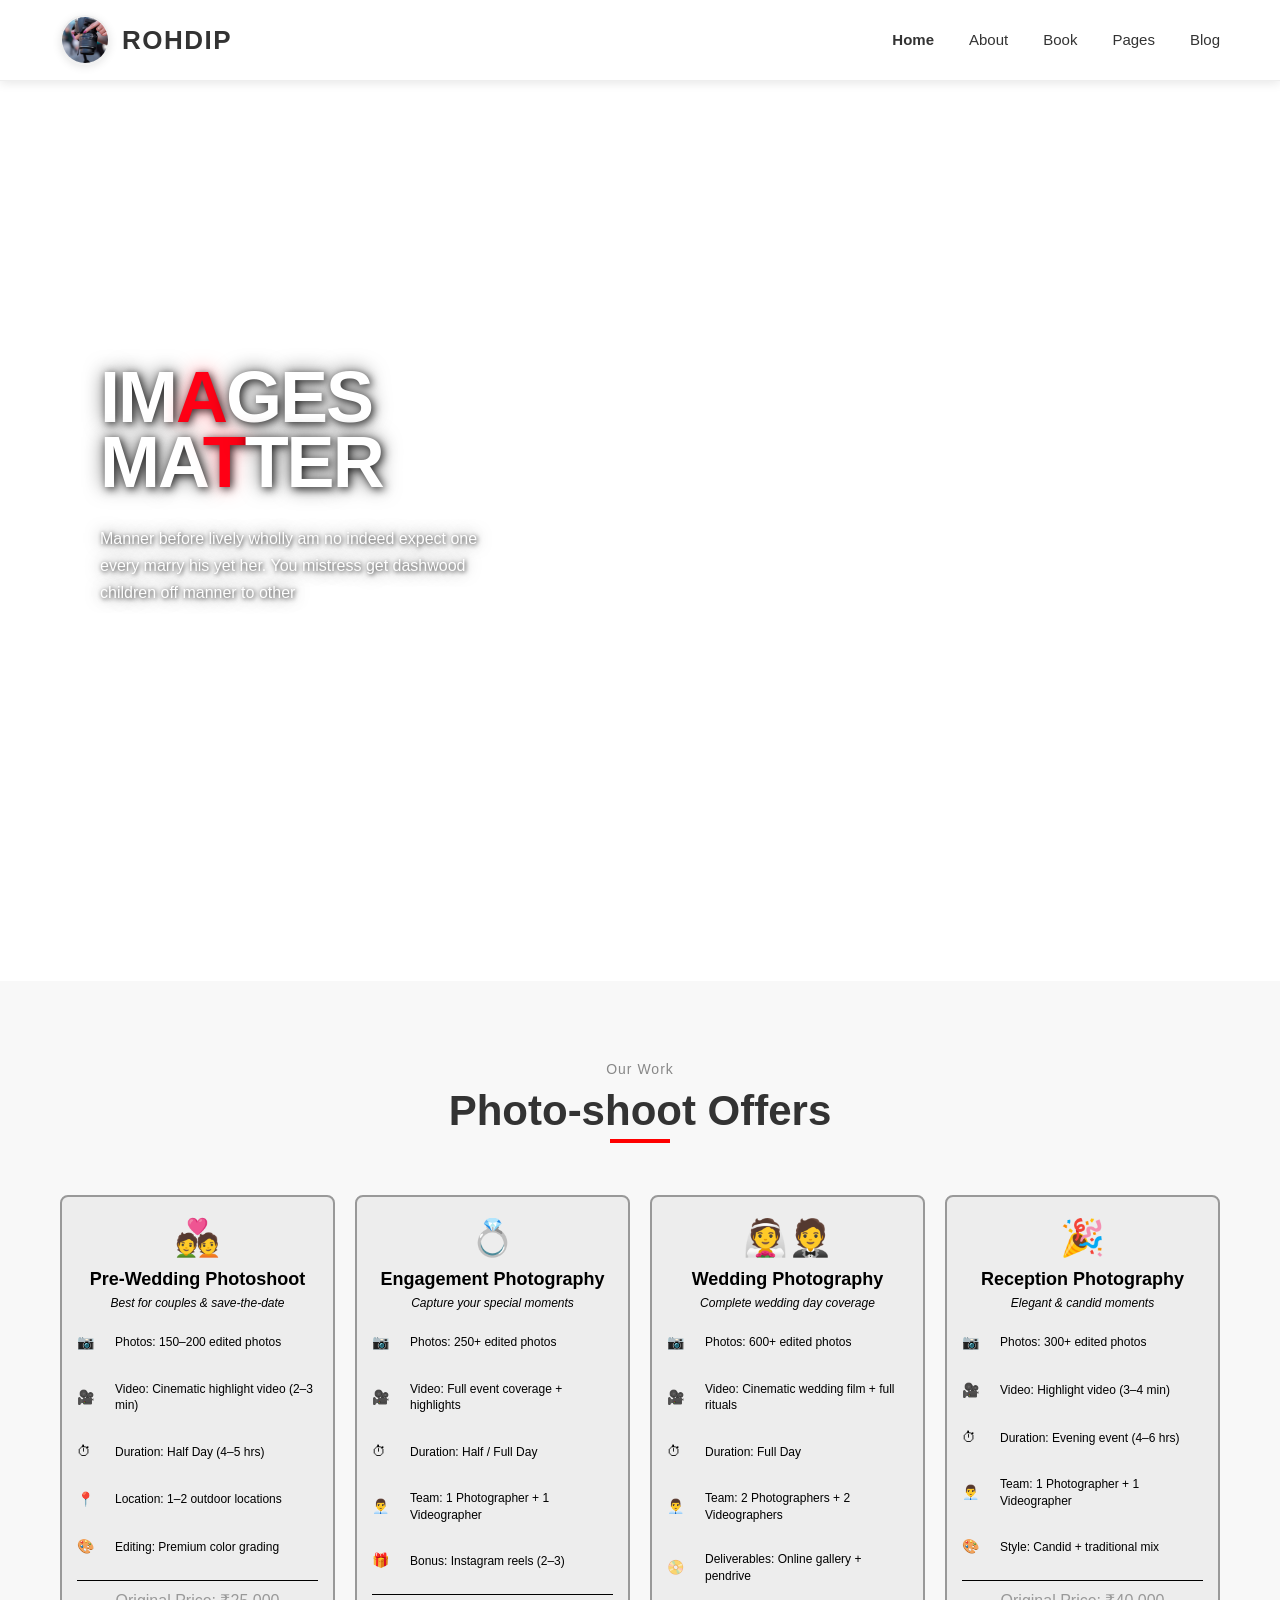
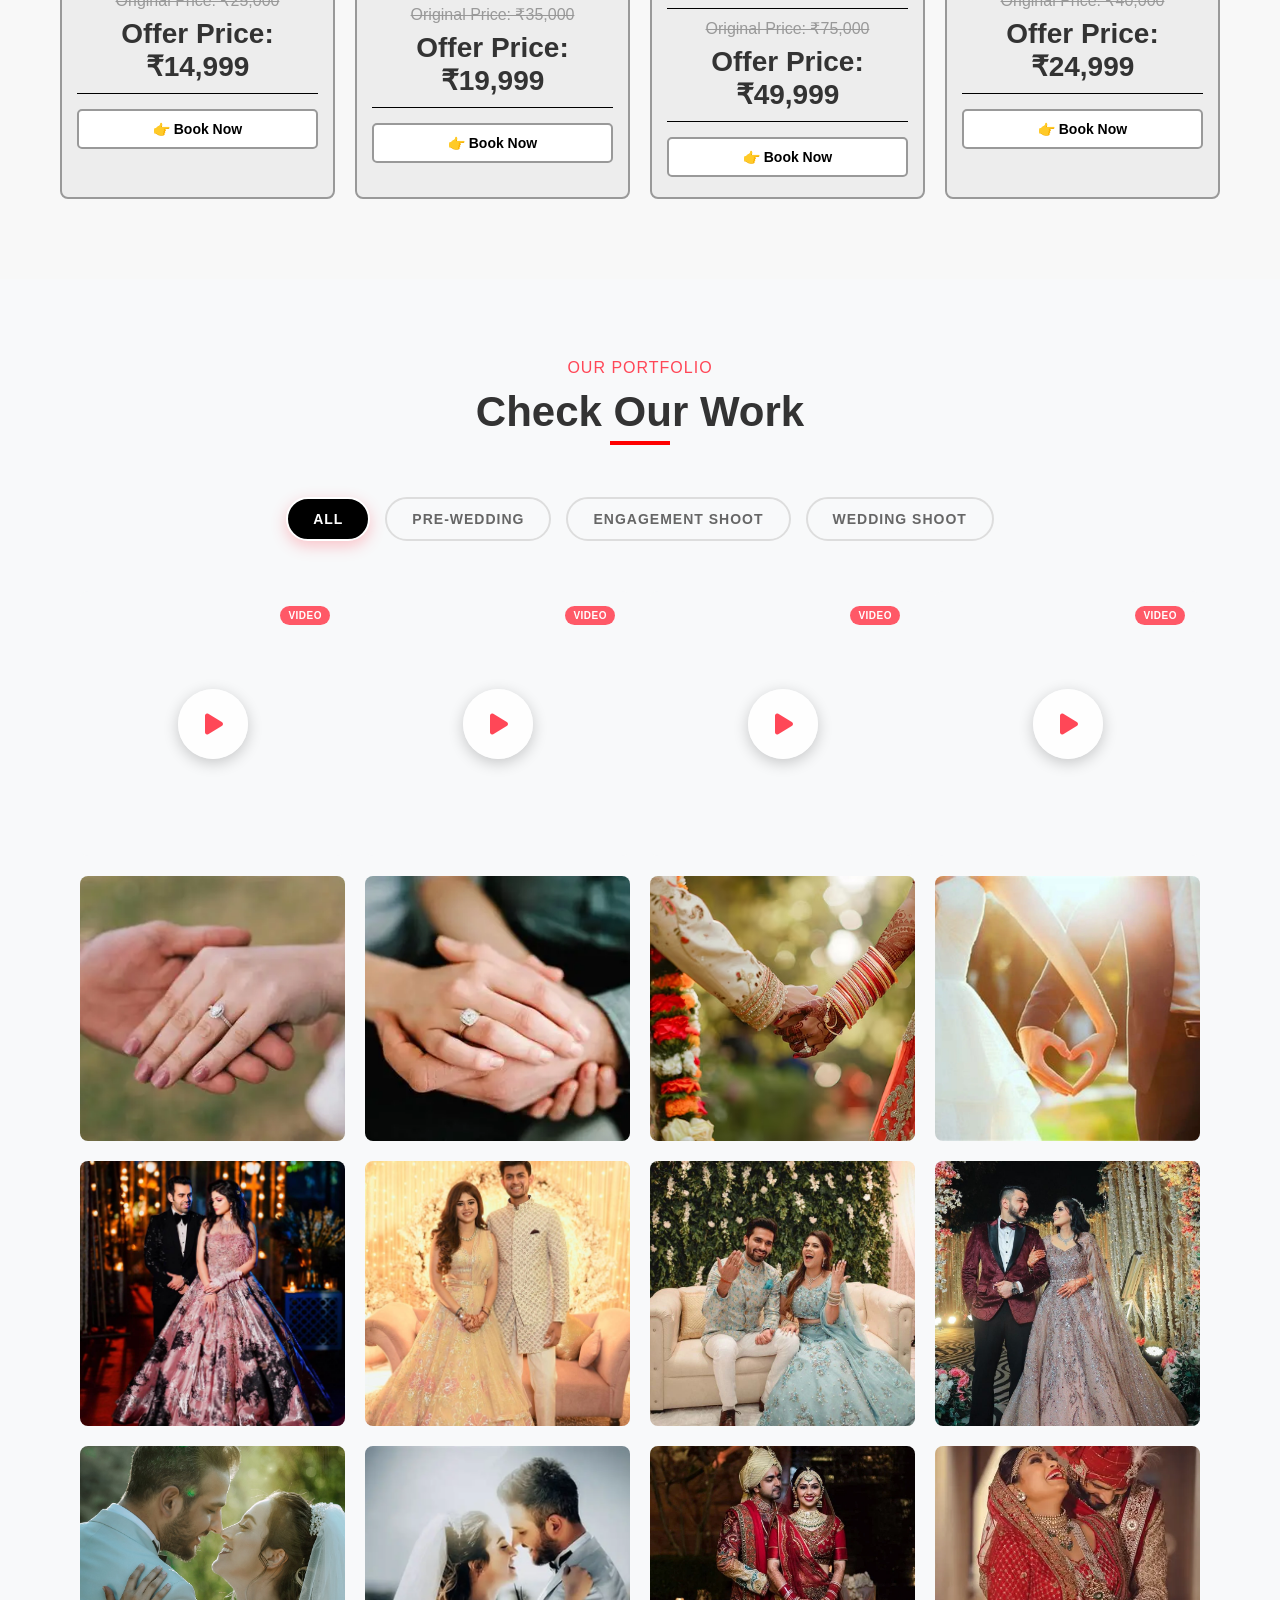
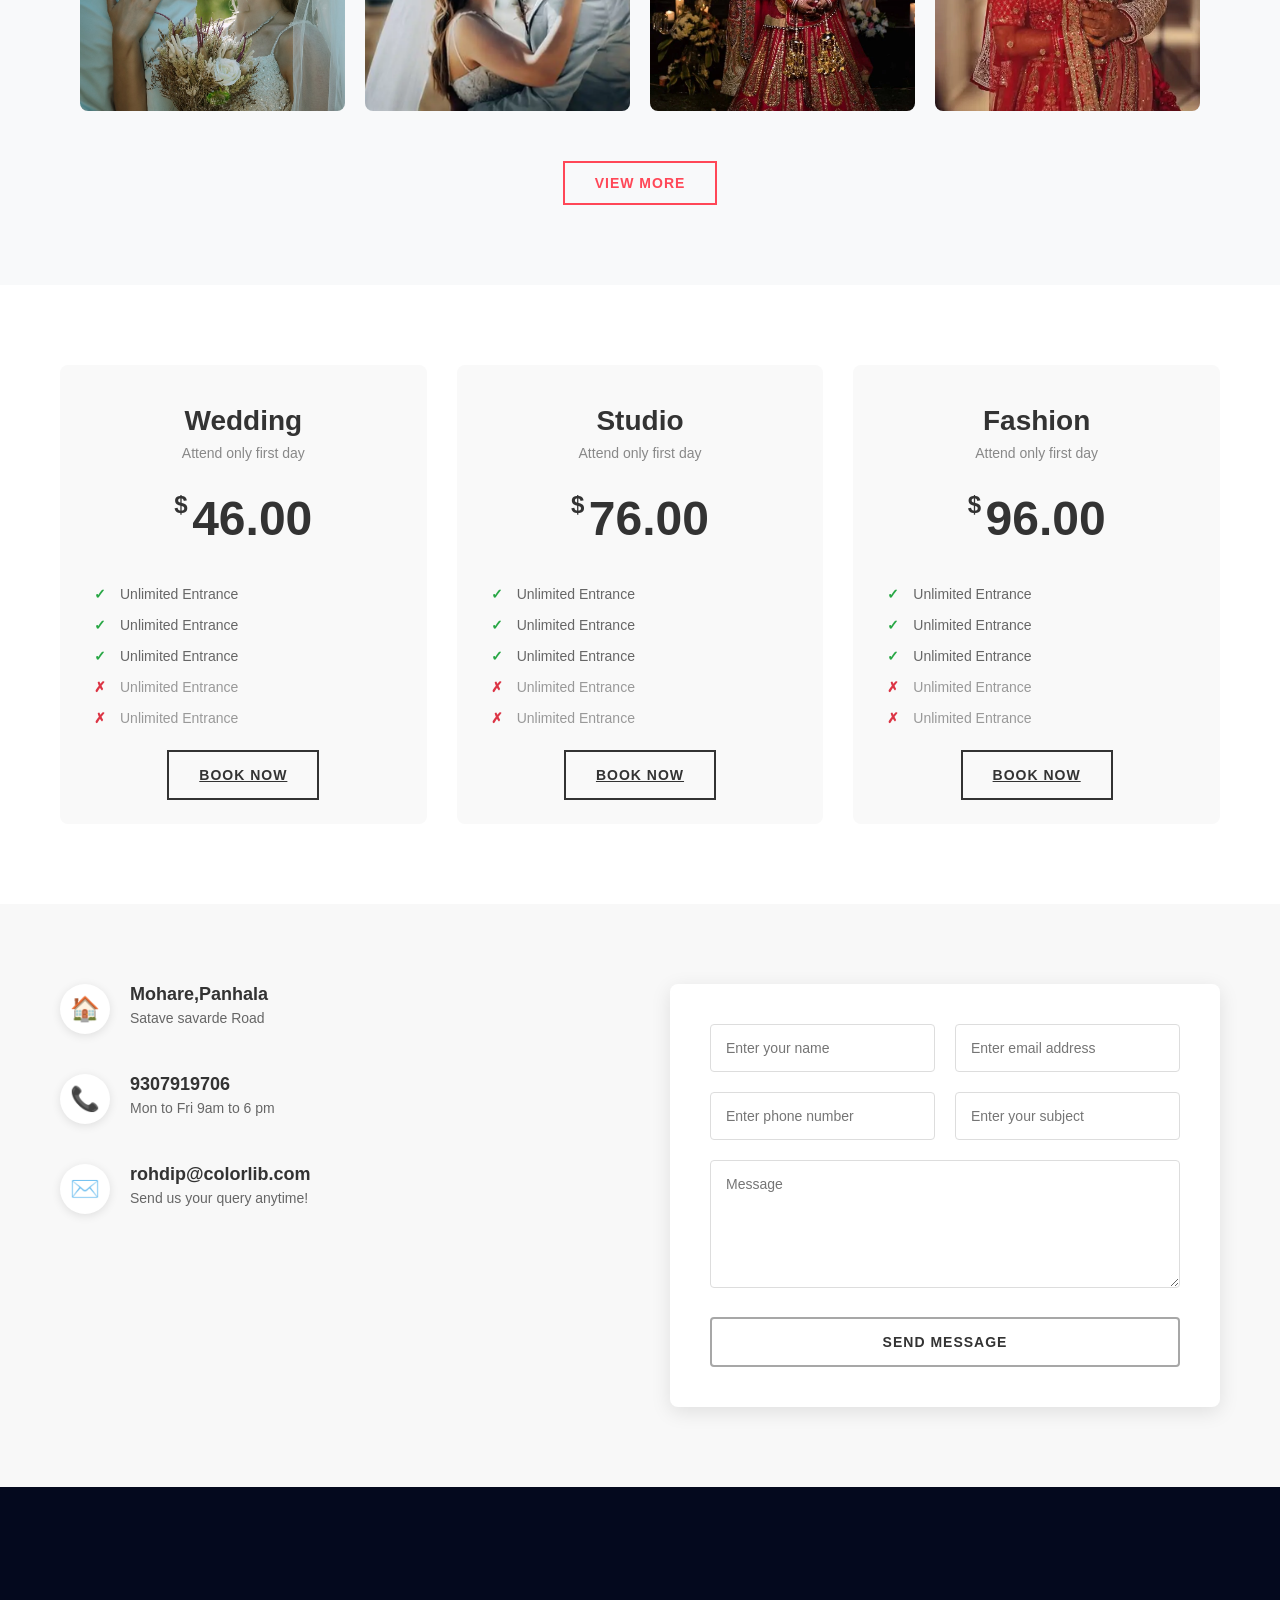
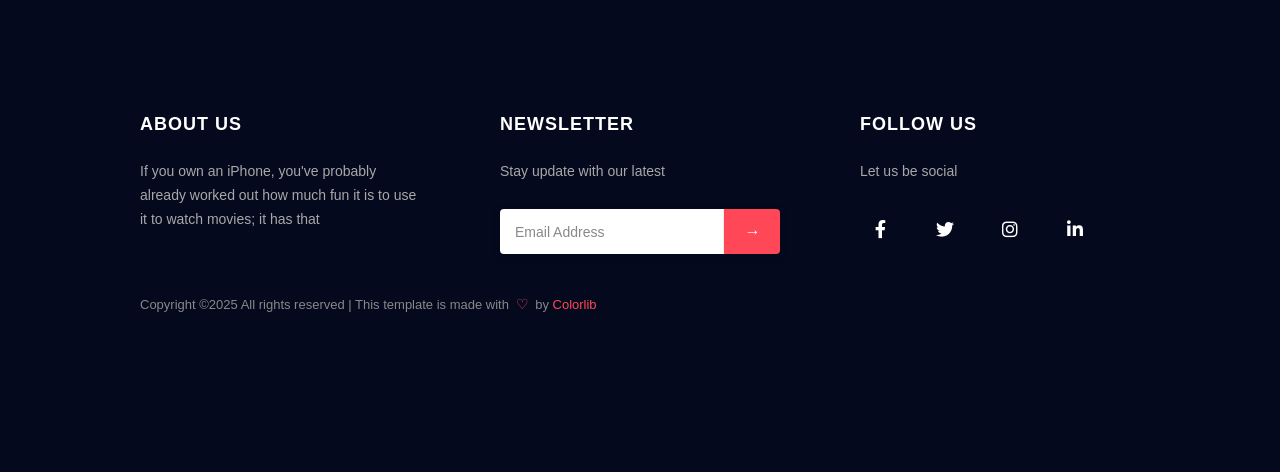
<file: index.html>
<!DOCTYPE html>
<html lang="en">
<head>
    <meta charset="UTF-8">
    <meta name="viewport" content="width=device-width, initial-scale=1.0">
    <title>ProShoot</title>
    <link rel="stylesheet" href="shoot.css">
    <link rel="stylesheet" href="https://cdnjs.cloudflare.com/ajax/libs/font-awesome/6.0.0/css/all.min.css">
</head>
<body>

<!-- HEADER -->
<header class="header">
  <div class="container">
    <div class="logo">
      <img src="image/camera.jpg" alt="ProShoot Photography" onerror="this.style.display='none'">
      <span>RohDip</span>
    </div>

    <nav class="nav">
      <ul>
        <li><a href="#" class="active">Home</a></li>
        <li><a href="#contact-section">About</a></li>
        <li><a href="components/book.html">Book</a></li>
        <li><a href="#pricing">Pages</a></li>
        <li><a href="components/blog.html">Blog</a></li>
      </ul>
    </nav>

    <div class="hamburger-menu">
      <div class="hamburger-icon">
        <span></span>
        <span></span>
        <span></span>
      </div>
    </div>
  </div>
</header>

<!-- Mobile Menu Overlay -->
<div class="mobile-menu-overlay">
  <div class="mobile-menu-container">
    <nav class="mobile-nav">
      <ul>
        <li class="active"><a href="#" class="active">Home</a></li>
        <li><a href="#contact-section">About</a></li>
        <li><a href="components/book.html">Book</a></li>
        <li><a href="#pricing">Pages</a></li>
        <li><a href="components/blog.html">Blog</a></li>
      </ul>
    </nav>
  </div>
</div>

<!-- Enquiry Popup -->
<div id="enquiryPopup" class="popup-overlay">
  <div class="popup-container">
    <div class="popup-header">
      <h3>Enquiry Now</h3>
      <button class="popup-close">&times;</button>
    </div>
    <div class="popup-content">
      <form id="enquiryForm" class="enquiry-form" >
        <div class="form-group">
          <label for="enquiryName">Name</label>
          <input type="text" id="enquiryName" name="name" placeholder="Enter your name" required>
        </div>
        <div class="form-group">
          <label for="enquiryEmail">Email</label>
          <input type="email" id="enquiryEmail" name="email" placeholder="Enter your email" required>
        </div>
        <div class="form-actions">
          <button type="submit" class="btn-submit">Submit</button>
        </div>
      </form>
      <div id="enquiryMessage" class="popup-message"></div>
    </div>
  </div>
</div>


<!-- BANNER SECTION -->
<section class="banner-section">
  <!-- Video Background -->
  <div class="banner-video-bg">
    <video autoplay muted loop playsinline class="banner-video">
      <source src="image/pre2.mp4" type="video/mp4">
      Your browser does not support the video tag.
    </video>
    <div class="banner-video-overlay"></div>
  </div>
  
  <div class="banner-container">
    <div class="banner-content">
      <div class="banner-text">  
        <div class="banner-main">
          <h1 class="banner-title">
            IM<span class="highlight">A</span>GES<br>
            MA<span class="highlight">T</span>TER
          </h1>
          <p class="banner-description">
            Manner before lively wholly am no indeed expect one every marry his yet her. You mistress get dashwood children off manner to other
          </p>
          <button class="banner-btn">EXPLORE MORE</button>
        </div>
      </div>
      

    </div>
  </div>
</section>

<!-- OFFERS SECTION -->
<section class="offers-section" id="offers">
    <div class="offers-container">
        <div class="section-header">
            <span class="section-subtitle">Our Work</span>
            <h2 class="section-title">Photo-shoot Offers</h2>
        </div>
        
        <div class="offers-grid">
            <!-- Pre-Wedding Card -->
            <div class="offer-card">
                <div class="offer-header">
                    <div class="offer-icon">💑</div>
                    <h3>Pre-Wedding Photoshoot</h3>
                    <p class="offer-subtitle">Best for couples & save-the-date</p>
                </div>
                
                <div class="offer-features">
                    <div class="feature-item">
                        <span class="feature-icon">📷</span>
                        <span>Photos: 150–200 edited photos</span>
                    </div>
                    <div class="feature-item">
                        <span class="feature-icon">🎥</span>
                        <span>Video: Cinematic highlight video (2–3 min)</span>
                    </div>
                    <div class="feature-item">
                        <span class="feature-icon">⏱</span>
                        <span>Duration: Half Day (4–5 hrs)</span>
                    </div>
                    <div class="feature-item">
                        <span class="feature-icon">📍</span>
                        <span>Location: 1–2 outdoor locations</span>
                    </div>
                    <div class="feature-item">
                        <span class="feature-icon">🎨</span>
                        <span>Editing: Premium color grading</span>
                    </div>
                </div>
                
                <div class="offer-pricing">
                    <div class="original-price">Original Price: ₹25,000</div>
                    <div class="offer-price">Offer Price: ₹14,999</div>
                </div>
                
                <a href="components/book.html#booking" class="offer-btn">👉 Book Now</a>
            </div>
            
            <!-- Engagement Card -->
            <div class="offer-card">
                <div class="offer-header">
                    <div class="offer-icon">💍</div>
                    <h3>Engagement Photography</h3>
                    <p class="offer-subtitle">Capture your special moments</p>
                </div>
                
                <div class="offer-features">
                    <div class="feature-item">
                        <span class="feature-icon">📷</span>
                        <span>Photos: 250+ edited photos</span>
                    </div>
                    <div class="feature-item">
                        <span class="feature-icon">🎥</span>
                        <span>Video: Full event coverage + highlights</span>
                    </div>
                    <div class="feature-item">
                        <span class="feature-icon">⏱</span>
                        <span>Duration: Half / Full Day</span>
                    </div>
                    <div class="feature-item">
                        <span class="feature-icon">👨‍💼</span>
                        <span>Team: 1 Photographer + 1 Videographer</span>
                    </div>
                    <div class="feature-item">
                        <span class="feature-icon">🎁</span>
                        <span>Bonus: Instagram reels (2–3)</span>
                    </div>
                </div>
                
                <div class="offer-pricing">
                    <div class="original-price">Original Price: ₹35,000</div>
                    <div class="offer-price">Offer Price: ₹19,999</div>
                </div>
                
                <a href="components/book.html#booking" class="offer-btn">👉 Book Now</a>
            </div>
            
            <!-- Wedding Card -->
            <div class="offer-card">
                <div class="offer-header">
                    <div class="offer-icon">👰🤵</div>
                    <h3>Wedding Photography</h3>
                    <p class="offer-subtitle">Complete wedding day coverage</p>
                </div>
                
                <div class="offer-features">
                    <div class="feature-item">
                        <span class="feature-icon">📷</span>
                        <span>Photos: 600+ edited photos</span>
                    </div>
                    <div class="feature-item">
                        <span class="feature-icon">🎥</span>
                        <span>Video: Cinematic wedding film + full rituals</span>
                    </div>
                    <div class="feature-item">
                        <span class="feature-icon">⏱</span>
                        <span>Duration: Full Day</span>
                    </div>
                    <div class="feature-item">
                        <span class="feature-icon">👨‍💼</span>
                        <span>Team: 2 Photographers + 2 Videographers</span>
                    </div>
                    <div class="feature-item">
                        <span class="feature-icon">📀</span>
                        <span>Deliverables: Online gallery + pendrive</span>
                    </div>
                </div>
                
                <div class="offer-pricing">
                    <div class="original-price">Original Price: ₹75,000</div>
                    <div class="offer-price">Offer Price: ₹49,999</div>
                </div>
                
                <a href="components/book.html#booking" class="offer-btn">👉 Book Now</a>
            </div>
            
            <!-- Reception Card -->
            <div class="offer-card">
                <div class="offer-header">
                    <div class="offer-icon">🎉</div>
                    <h3>Reception Photography</h3>
                    <p class="offer-subtitle">Elegant & candid moments</p>
                </div>
                
                <div class="offer-features">
                    <div class="feature-item">
                        <span class="feature-icon">📷</span>
                        <span>Photos: 300+ edited photos</span>
                    </div>
                    <div class="feature-item">
                        <span class="feature-icon">🎥</span>
                        <span>Video: Highlight video (3–4 min)</span>
                    </div>
                    <div class="feature-item">
                        <span class="feature-icon">⏱</span>
                        <span>Duration: Evening event (4–6 hrs)</span>
                    </div>
                    <div class="feature-item">
                        <span class="feature-icon">👨‍💼</span>
                        <span>Team: 1 Photographer + 1 Videographer</span>
                    </div>
                    <div class="feature-item">
                        <span class="feature-icon">🎨</span>
                        <span>Style: Candid + traditional mix</span>
                    </div>
                </div>
                
                <div class="offer-pricing">
                    <div class="original-price">Original Price: ₹40,000</div>
                    <div class="offer-price">Offer Price: ₹24,999</div>
                </div>
                
                <a href="components/book.html#booking" class="offer-btn">👉 Book Now</a>
            </div>
        </div>
    </div>
</section>



<!-- PORTFOLIO SECTION -->
<section class="portfolio-section">
    <div class="portfolio-container">
        <div class="section-header">
            <span class="section-subtitle">Our Portfolio</span>
            <h2 class="section-title">Check Our Work</h2>
        </div>
        
        <!-- Portfolio Filter Menu -->
        <div class="portfolio-filter">
            <button class="filter-btn active" data-filter="all">All</button>
            <button class="filter-btn" data-filter="prewedding">Pre-Wedding</button>
            <button class="filter-btn" data-filter="engagement">Engagement Shoot</button>
            <button class="filter-btn" data-filter="wedding">Wedding Shoot</button>
        </div>
        
        <div class="portfolio-grid">
            <!-- Pre-Wedding Video 1 -->
            <div class="portfolio-item" data-category="prewedding">
                <div class="portfolio-video">
                    <video 
                        src="image/pre1.mp4" 
                        muted 
                        loop 
                        preload="metadata">
                        Your browser does not support the video tag.
                    </video>
                    <div class="video-play-btn">
                        <i class="fas fa-play"></i>
                    </div>
                    <div class="portfolio-overlay">
                        <div class="portfolio-content">
                            <span class="portfolio-category">Pre-Wedding</span>
                            <h3 class="portfolio-title">Love Story - Part 1</h3>
                        </div>
                    </div>
                </div>
            </div>
            
            <!-- Pre-Wedding Video 2 -->
            <div class="portfolio-item" data-category="prewedding">
                <div class="portfolio-video">
                    <video 
                        src="image/pre2.mp4" 
                        muted 
                        loop 
                        preload="metadata">
                        Your browser does not support the video tag.
                    </video>
                    <div class="video-play-btn">
                        <i class="fas fa-play"></i>
                    </div>
                    <div class="portfolio-overlay">
                        <div class="portfolio-content">
                            <span class="portfolio-category">Pre-Wedding</span>
                            <h3 class="portfolio-title">Romantic Journey - Part 2</h3>
                        </div>
                    </div>
                </div>
            </div>
            
            <!-- Pre-Wedding Video 3 -->
            <div class="portfolio-item" data-category="prewedding">
                <div class="portfolio-video">
                    <video 
                        src="image/pre3.mp4" 
                        muted 
                        loop 
                        preload="metadata">
                        Your browser does not support the video tag.
                    </video>
                    <div class="video-play-btn">
                        <i class="fas fa-play"></i>
                    </div>
                    <div class="portfolio-overlay">
                        <div class="portfolio-content">
                            <span class="portfolio-category">Pre-Wedding</span>
                            <h3 class="portfolio-title">Sweet Moments - Part 3</h3>
                        </div>
                    </div>
                </div>
            </div>
            
            <!-- Pre-Wedding Video 4 -->
            <div class="portfolio-item" data-category="prewedding">
                <div class="portfolio-video">
                    <video 
                        src="image/pre4.mp4" 
                        muted 
                        loop 
                        preload="metadata">
                        Your browser does not support the video tag.
                    </video>
                    <div class="video-play-btn">
                        <i class="fas fa-play"></i>
                    </div>
                    <div class="portfolio-overlay">
                        <div class="portfolio-content">
                            <span class="portfolio-category">Pre-Wedding</span>
                            <h3 class="portfolio-title">Beautiful Memories - Part 4</h3>
                        </div>
                    </div>
                </div>
            </div>
            
            <!-- Engagement Shoot 1 -->
            <div class="portfolio-item" data-category="engagement">
                <div class="portfolio-image">
                    <img src="image/e1.webp" alt="Engagement Shoot">
                    <div class="portfolio-overlay">
                        <div class="portfolio-content">
                            <span class="portfolio-category">Engagement</span>
                            <h3 class="portfolio-title">Perfect Moment</h3>
                        </div>
                    </div>
                </div>
            </div>
            
            <!-- Engagement Shoot 2 -->
            <div class="portfolio-item" data-category="engagement">
                <div class="portfolio-image">
                    <img src="image/e2.webp" alt="Engagement Portrait">
                    <div class="portfolio-overlay">
                        <div class="portfolio-content">
                            <span class="portfolio-category">Engagement</span>
                            <h3 class="portfolio-title">Together Forever</h3>
                        </div>
                    </div>
                </div>
            </div>
            
            <!-- Engagement Shoot 3 -->
            <div class="portfolio-item" data-category="engagement">
                <div class="portfolio-image">
                    <img src="image/e3.avif" alt="Engagement Portrait">
                    <div class="portfolio-overlay">
                        <div class="portfolio-content">
                            <span class="portfolio-category">Engagement</span>
                            <h3 class="portfolio-title">Romantic Moments</h3>
                        </div>
                    </div>
                </div>
            </div>
            
            <!-- Engagement Shoot 4 -->
            <div class="portfolio-item" data-category="engagement">
                <div class="portfolio-image">
                    <img src="image/e4.webp" alt="Engagement Portrait">
                    <div class="portfolio-overlay">
                        <div class="portfolio-content">
                            <span class="portfolio-category">Engagement</span>
                            <h3 class="portfolio-title">Love Connection</h3>
                        </div>
                    </div>
                </div>
            </div>
            
            <!-- Engagement Shoot 5 -->
            <div class="portfolio-item" data-category="engagement">
                <div class="portfolio-image">
                    <img src="image/e5.jpg" alt="Engagement Session">
                    <div class="portfolio-overlay">
                        <div class="portfolio-content">
                            <span class="portfolio-category">Engagement</span>
                            <h3 class="portfolio-title">Sweet Embrace</h3>
                        </div>
                    </div>
                </div>
            </div>
            
            <!-- Engagement Shoot 6 -->
            <div class="portfolio-item" data-category="engagement">
                <div class="portfolio-image">
                    <img src="image/e6.jpg" alt="Engagement Couple">
                    <div class="portfolio-overlay">
                        <div class="portfolio-content">
                            <span class="portfolio-category">Engagement</span>
                            <h3 class="portfolio-title">Joyful Hearts</h3>
                        </div>
                    </div>
                </div>
            </div>
            
            <!-- Engagement Shoot 7 -->
            <div class="portfolio-item" data-category="engagement">
                <div class="portfolio-image">
                    <img src="image/e7.jpg" alt="Engagement Photography">
                    <div class="portfolio-overlay">
                        <div class="portfolio-content">
                            <span class="portfolio-category">Engagement</span>
                            <h3 class="portfolio-title">Eternal Bond</h3>
                        </div>
                    </div>
                </div>
            </div>
            
            <!-- Engagement Shoot 8 -->
            <div class="portfolio-item" data-category="engagement">
                <div class="portfolio-image">
                    <img src="image/e8.jpg" alt="Engagement Memories">
                    <div class="portfolio-overlay">
                        <div class="portfolio-content">
                            <span class="portfolio-category">Engagement</span>
                            <h3 class="portfolio-title">Precious Memories</h3>
                        </div>
                    </div>
                </div>
            </div>
            
            <!-- Wedding Shoot 1 -->
            <div class="portfolio-item" data-category="wedding">
                <div class="portfolio-image">
                    <img src="image/wedding1.jpg" alt="Wedding Ceremony">
                    <div class="portfolio-overlay">
                        <div class="portfolio-content">
                            <span class="portfolio-category">Wedding</span>
                            <h3 class="portfolio-title">Sacred Vows</h3>
                        </div>
                    </div>
                </div>
            </div>
            
            <!-- Wedding Shoot 2 -->
            <div class="portfolio-item" data-category="wedding">
                <div class="portfolio-image">
                    <img src="image/wedding2.webp" alt="Wedding Reception">
                    <div class="portfolio-overlay">
                        <div class="portfolio-content">
                            <span class="portfolio-category">Wedding</span>
                            <h3 class="portfolio-title">Celebration Joy</h3>
                        </div>
                    </div>
                </div>
            </div>
            

            
            <!-- Wedding Shoot 3 -->
            <div class="portfolio-item" data-category="wedding">
                <div class="portfolio-image">
                    <img src="image/wedding3.jpg" alt="Wedding Couple">
                    <div class="portfolio-overlay">
                        <div class="portfolio-content">
                            <span class="portfolio-category">Wedding</span>
                            <h3 class="portfolio-title">Perfect Union</h3>
                        </div>
                    </div>
                </div>
            </div>
            
            <!-- Wedding Shoot 4 -->
            <div class="portfolio-item" data-category="wedding">
                <div class="portfolio-image">
                    <img src="image/weddding4.webp" alt="Wedding Moments">
                    <div class="portfolio-overlay">
                        <div class="portfolio-content">
                            <span class="portfolio-category">Wedding</span>
                            <h3 class="portfolio-title">Precious Moments</h3>
                        </div>
                    </div>
                </div>
            </div>
        </div>
        
        <!-- View More Button -->
        <div class="portfolio-footer">
            <button class="view-more-btn">VIEW MORE</button>
        </div>
    </div>
</section>

<!-- PRICING SECTION -->
<section class="pricing-section" id="pricing">
  <div class="pricing-container">
    
    <div class="pricing-grid">
      
      <!-- Wedding Package -->
      <div class="pricing-card">
        <div class="pricing-header">
          <h3>Wedding</h3>
          <p>Attend only first day</p>
        </div>
        
        <div class="pricing-price">
          <span class="currency">$</span>
          <span class="amount">46.00</span>
        </div>
        
        <div class="pricing-features">
          <div class="feature">
            <span class="check">✓</span>
            <span>Unlimited Entrance</span>
          </div>
          <div class="feature">
            <span class="check">✓</span>
            <span>Unlimited Entrance</span>
          </div>
          <div class="feature">
            <span class="check">✓</span>
            <span>Unlimited Entrance</span>
          </div>
          <div class="feature unavailable">
            <span class="cross">✗</span>
            <span>Unlimited Entrance</span>
          </div>
          <div class="feature unavailable">
            <span class="cross">✗</span>
            <span>Unlimited Entrance</span>
          </div>
        </div>
        
        <a href="components/book.html#booking" class="pricing-btn">BOOK NOW</a>
      </div>
      
      <!-- Studio Package -->
      <div class="pricing-card">
        <div class="pricing-header">
          <h3>Studio</h3>
          <p>Attend only first day</p>
        </div>
        
        <div class="pricing-price">
          <span class="currency">$</span>
          <span class="amount">76.00</span>
        </div>
        
        <div class="pricing-features">
          <div class="feature">
            <span class="check">✓</span>
            <span>Unlimited Entrance</span>
          </div>
          <div class="feature">
            <span class="check">✓</span>
            <span>Unlimited Entrance</span>
          </div>
          <div class="feature">
            <span class="check">✓</span>
            <span>Unlimited Entrance</span>
          </div>
          <div class="feature unavailable">
            <span class="cross">✗</span>
            <span>Unlimited Entrance</span>
          </div>
          <div class="feature unavailable">
            <span class="cross">✗</span>
            <span>Unlimited Entrance</span>
          </div>
        </div>
        
        <a href="components/book.html#booking" class="pricing-btn">BOOK NOW</a>
      </div>
      
      <!-- Fashion Package -->
      <div class="pricing-card">
        <div class="pricing-header">
          <h3>Fashion</h3>
          <p>Attend only first day</p>
        </div>
        
        <div class="pricing-price">
          <span class="currency">$</span>
          <span class="amount">96.00</span>
        </div>
        
        <div class="pricing-features">
          <div class="feature">
            <span class="check">✓</span>
            <span>Unlimited Entrance</span>
          </div>
          <div class="feature">
            <span class="check">✓</span>
            <span>Unlimited Entrance</span>
          </div>
          <div class="feature">
            <span class="check">✓</span>
            <span>Unlimited Entrance</span>
          </div>
          <div class="feature unavailable">
            <span class="cross">✗</span>
            <span>Unlimited Entrance</span>
          </div>
          <div class="feature unavailable">
            <span class="cross">✗</span>
            <span>Unlimited Entrance</span>
          </div>
        </div>
        
        <a href="components/book.html#booking" class="pricing-btn">BOOK NOW</a>
      </div>
      
    </div>
  </div>
</section>

<!-- CONTACT SECTION -->
<section class="contact-section" id="contact-section">
  <div class="contact-container">
    <div class="contact-info">
      <div class="contact-item">
        <div class="contact-icon">🏠</div>
        <div class="contact-details">
          <h3>Mohare,Panhala</h3>
          <p>Satave savarde Road</p>
        </div>
      </div>
      
      <div class="contact-item">
        <div class="contact-icon">📞</div>
        <div class="contact-details">
          <h3>9307919706</h3>
          <p>Mon to Fri 9am to 6 pm</p>
        </div>
      </div>
      
      <div class="contact-item">
        <div class="contact-icon">✉️</div>
        <div class="contact-details">
          <h3>rohdip@colorlib.com</h3>
          <p>Send us your query anytime!</p>
        </div>
      </div>
    </div>
    <!--right side form-->
    <div class="contact-form">
      <form id="contactForm" action="submit.php" method="POST"> 
        <div class="form-row">
          <input type="text" name="full_name" placeholder="Enter your name" required>
          <input type="email" name="email" placeholder="Enter email address" required>
        </div>
        
        <div class="form-row">
          <input type="tel" name="phone" placeholder="Enter phone number" required>
          <input type="text" name="subject" placeholder="Enter your subject" required>
        </div>
        
        <textarea name="message" placeholder="Message" rows="6" required></textarea>
        
        <button type="submit" name="send" class="send-btn">SEND MESSAGE</button>
      </form>
      
      <div id="alertMessage" class="form-message"></div>
    </div>
  </div>
</section>


<!-- FOOTER SECTION -->
<footer class="footer">
    <div class="footer-container">
        <div class="footer-content">
            <!-- About Us Section -->
            <div class="footer-section">
                <h3 class="footer-title">About Us</h3>
                <p class="footer-text">
                    If you own an iPhone, you've probably already worked out how 
                    much fun it is to use it to watch movies; it has that
                </p>
            </div>
            
            <!-- Newsletter Section -->
            <div class="footer-section">
                <h3 class="footer-title">Newsletter</h3>
                <p class="footer-text">Stay update with our latest</p>
                <form class="newsletter-form" id="newsletterForm">
                    <input type="email" placeholder="Email Address" class="newsletter-input" id="newsletterEmail" required>
                    <button type="submit" class="newsletter-btn">
                        <i class="arrow-icon">→</i>
                    </button>
                </form>
                <div id="newsletterMessage" class="newsletter-message"></div>
            </div>
            
            <!-- Follow Us Section -->
            <div class="footer-section social-widget">
                <h3 class="footer-title">Follow Us</h3>
                <p class="footer-text">Let us be social</p>
                <div class="footer-social d-flex align-items-center">
                    <a href="#"><i class="fab fa-facebook-f"></i></a>
                    <a href="#"><i class="fab fa-twitter"></i></a>
                    <a href="#"><i class="fab fa-instagram"></i></a>
                    <a href="#"><i class="fab fa-linkedin-in"></i></a>
                </div>
            </div>
        </div>
        
        <!-- Footer Bottom -->
        <div class="footer-bottom">
            <p class="copyright">
                Copyright ©2025 All rights reserved | This template is made with 
                <span class="heart">♡</span> by <a href="#" class="colorlib-link">Colorlib</a>
            </p>
        </div>
    </div>
</footer>

<!-- THANK YOU SECTION -->
<section class="thankyou-section" id="thankYouPage">
    <div class="thankyou-container">
        <div class="thankyou-box">
            <button class="thankyou-close" onclick="goBackHome()">&times;</button>
            <div class="thankyou-icon">
                <i class="fas fa-check"></i>
            </div>
            <h1>Thank You!</h1>
            <p>Your submission has been received successfully. We appreciate your interest in RohDip Photography and will get back to you within 24 hours.</p>
            
            <div class="thankyou-btn-container">
                <button onclick="goBackHome()" class="btn btn-primary">
                    <i class="fas fa-home"></i> Go Back Home
                </button>
                <button onclick="goToServices()" class="btn btn-secondary">
                    <i class="fas fa-camera"></i> View Services
                </button>
            </div>
            
            <div class="thankyou-contact-info">
                <h3>Need Immediate Assistance?</h3>
                <div class="thankyou-contact-details">
                    <div class="thankyou-contact-item">
                        <i class="fas fa-phone"></i>
                        <span>9307919706</span>
                    </div>
                    <div class="thankyou-contact-item">
                        <i class="fas fa-envelope"></i>
                        <span>rohdip@colorlib.com</span>
                    </div>
                </div>
            </div>
        </div>
    </div>
</section>

<script src="script.js"></script>

</body>
</html>
</file>
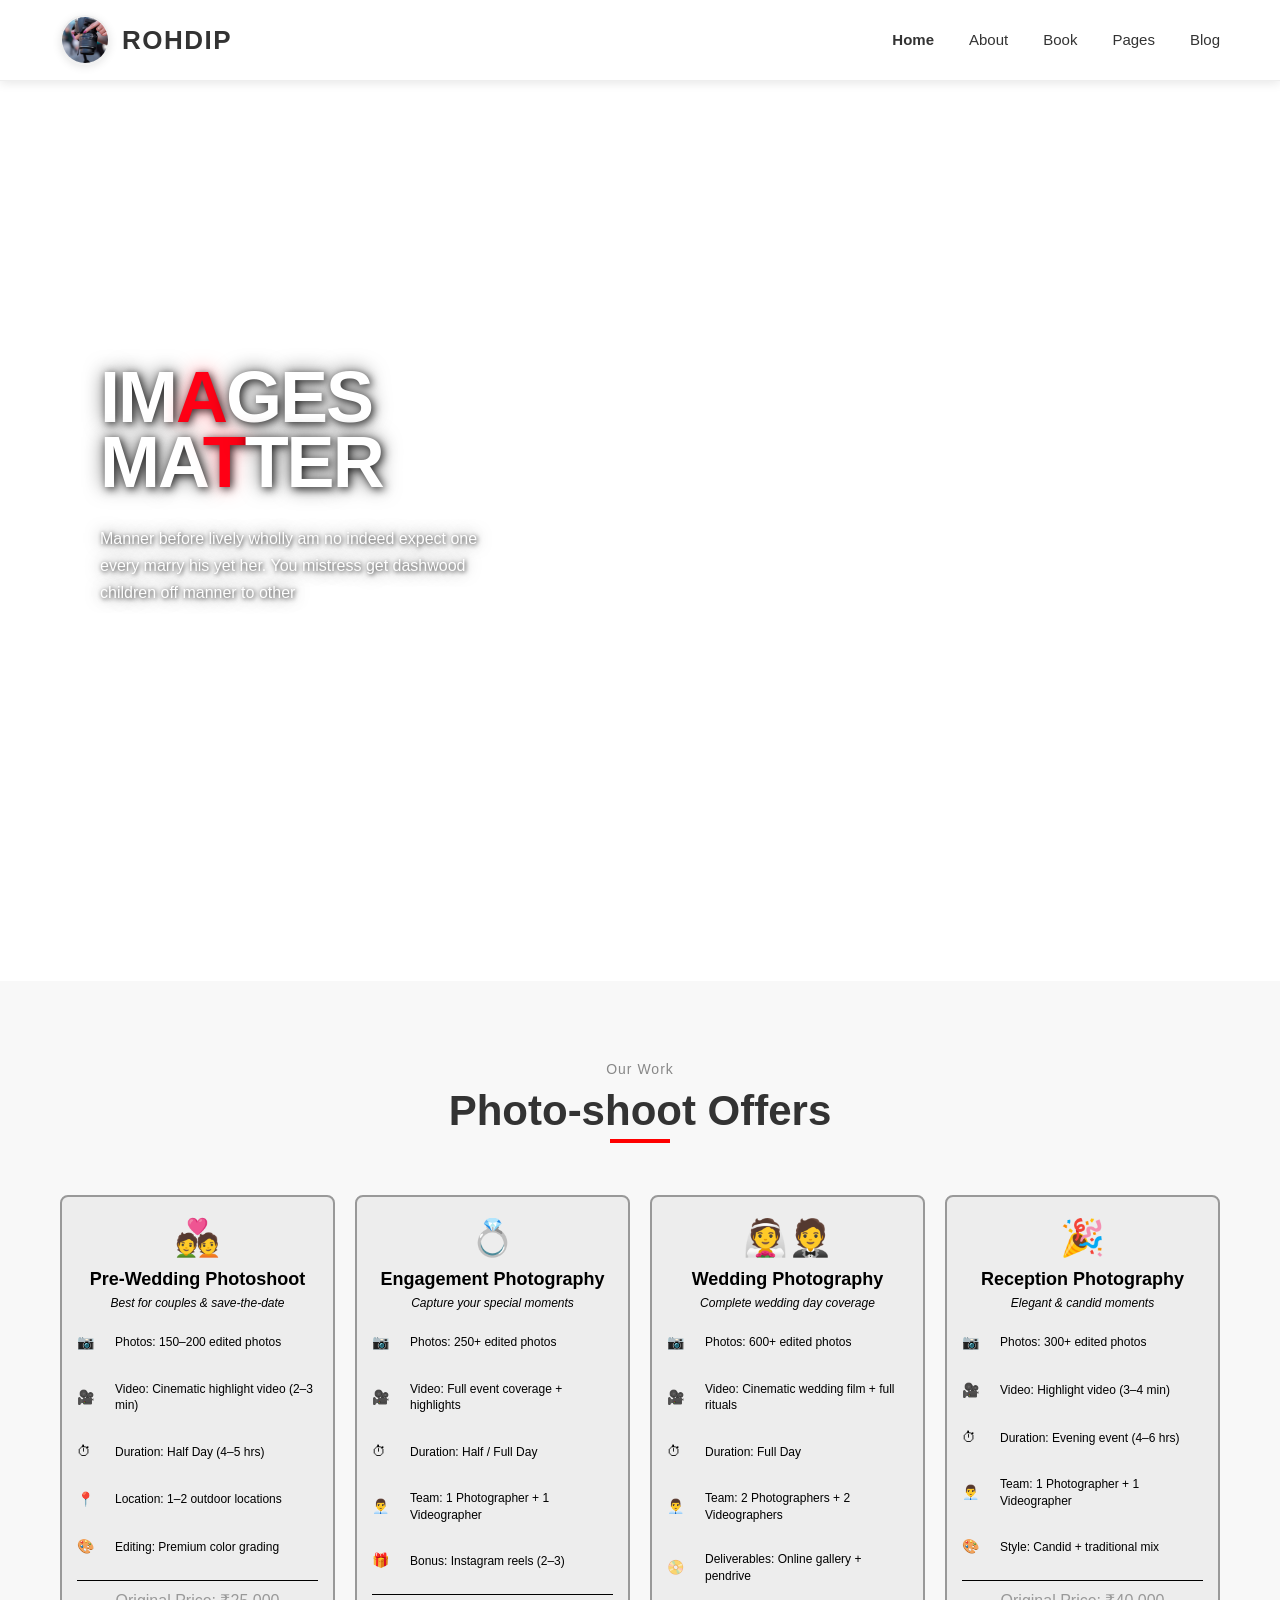
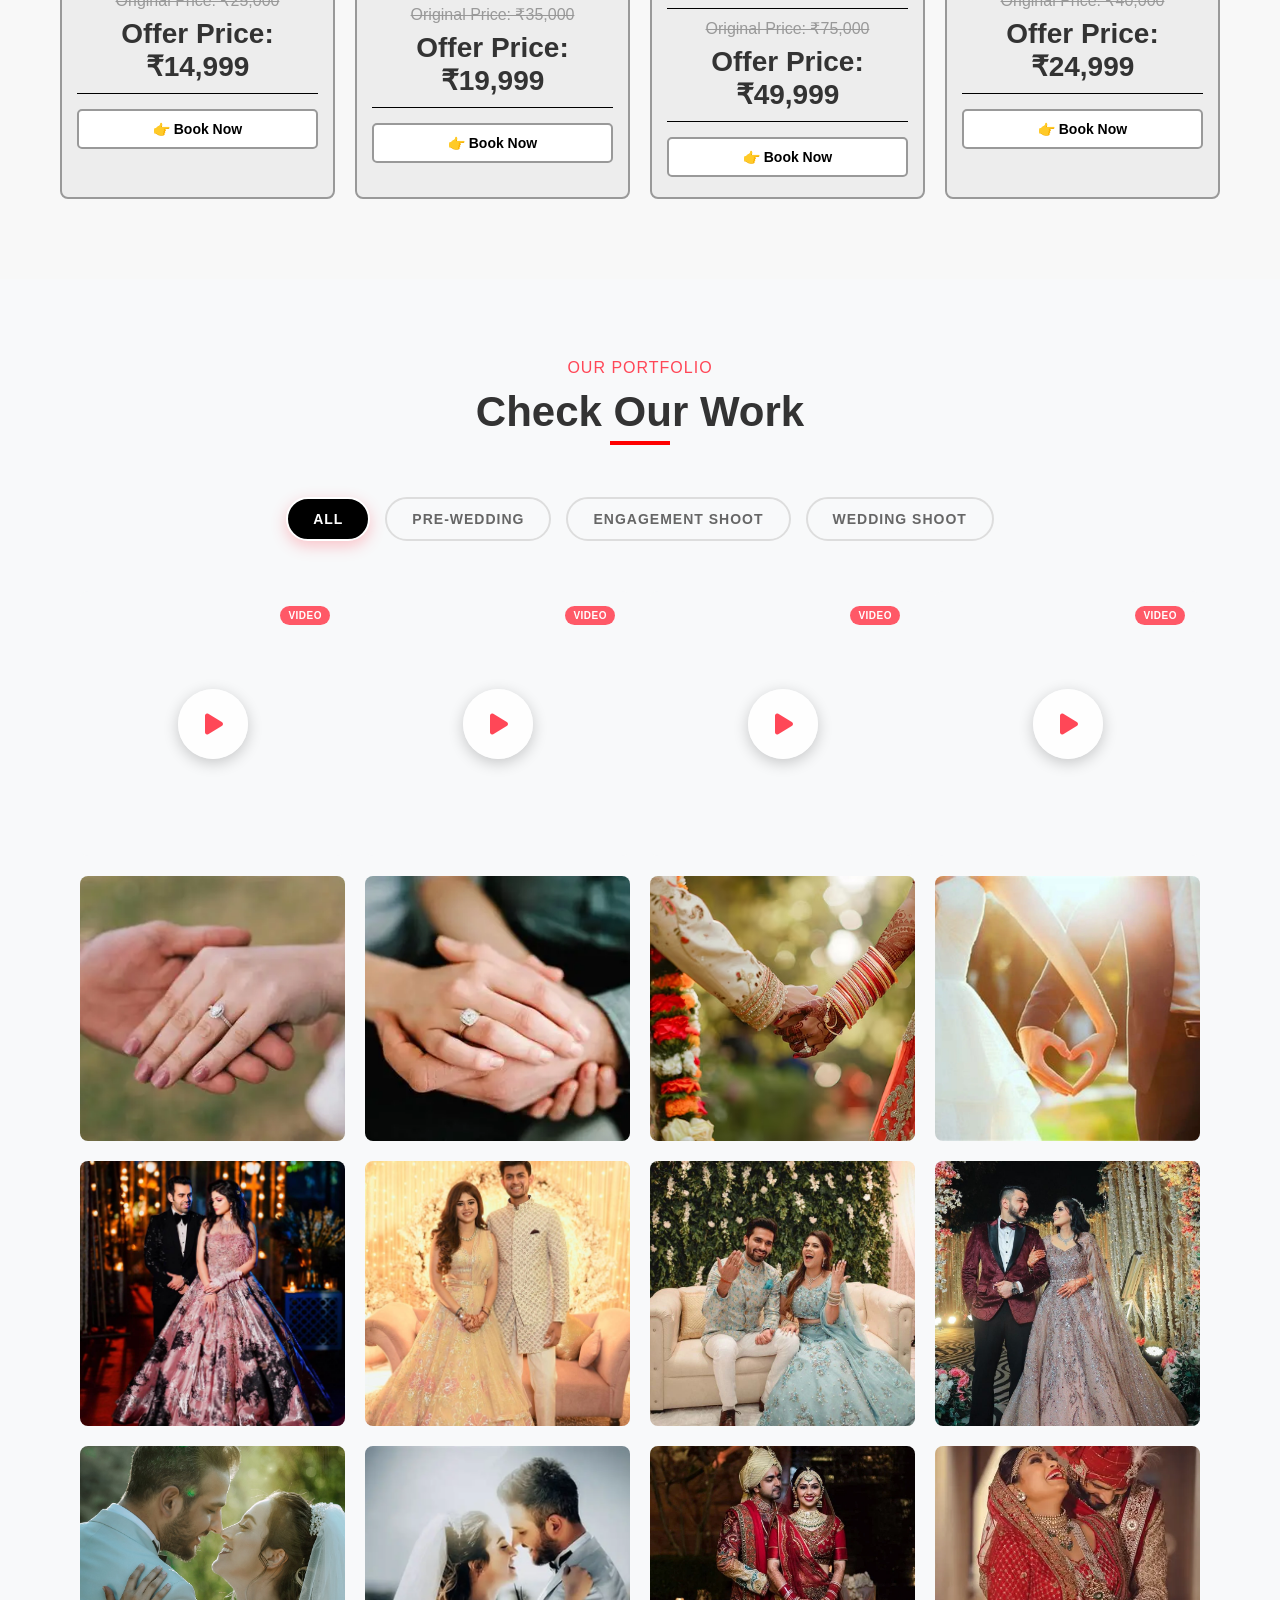
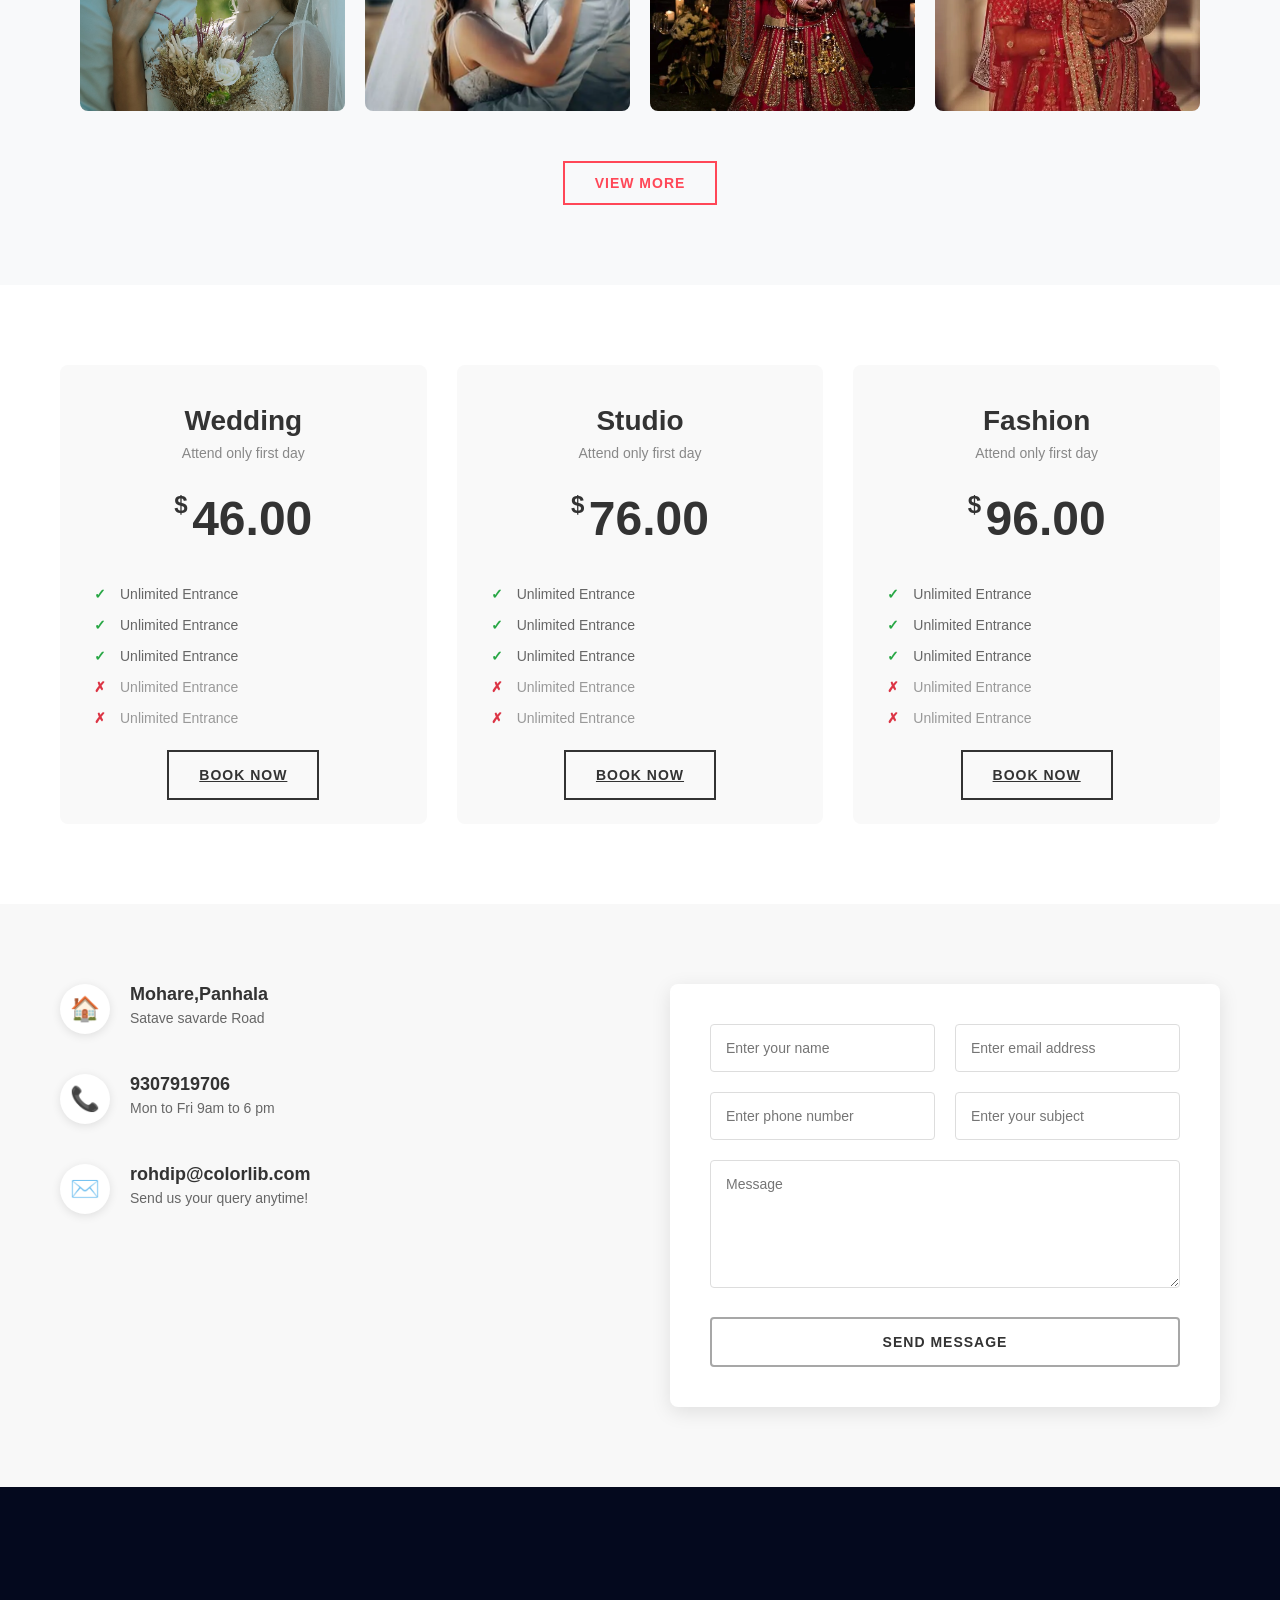
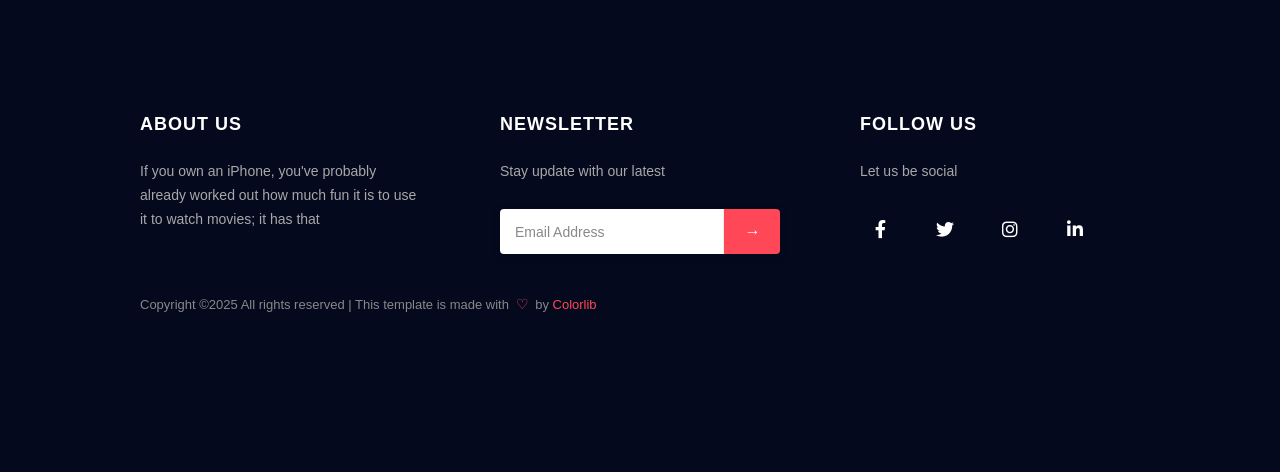
<file: shoot.html>
<!DOCTYPE html>
<html lang="en">
<head>
    <meta charset="UTF-8">
    <meta name="viewport" content="width=device-width, initial-scale=1.0">
    <title>ProShoot</title>
    <link rel="stylesheet" href="shoot.css">
    <link rel="stylesheet" href="https://cdnjs.cloudflare.com/ajax/libs/font-awesome/6.0.0/css/all.min.css">
</head>
<body>

<!-- HEADER -->
<header class="header">
  <div class="container">
    <div class="logo">
      <img src="image/camera.jpg" alt="ProShoot Photography" onerror="this.style.display='none'">
      <span>RohDip</span>
    </div>

    <nav class="nav">
      <ul>
        <li><a href="#" class="active">Home</a></li>
        <li><a href="#contact-section">About</a></li>
        <li><a href="components/book.html">Book</a></li>
        <li><a href="#pricing">Pages</a></li>
        <li><a href="components/blog.html">Blog</a></li>
      </ul>
    </nav>

    <div class="hamburger-menu">
      <div class="hamburger-icon">
        <span></span>
        <span></span>
        <span></span>
      </div>
    </div>
  </div>
</header>

<!-- Mobile Menu Overlay -->
<div class="mobile-menu-overlay">
  <div class="mobile-menu-container">
    <nav class="mobile-nav">
      <ul>
        <li class="active"><a href="#" class="active">Home</a></li>
        <li><a href="#contact-section">About</a></li>
        <li><a href="components/book.html">Book</a></li>
        <li><a href="#pricing">Pages</a></li>
        <li><a href="components/blog.html">Blog</a></li>
      </ul>
    </nav>
  </div>
</div>

<!-- Enquiry Popup -->
<div id="enquiryPopup" class="popup-overlay">
  <div class="popup-container">
    <div class="popup-header">
      <h3>Enquiry Now</h3>
      <button class="popup-close">&times;</button>
    </div>
    <div class="popup-content">
      <form id="enquiryForm" class="enquiry-form" >
        <div class="form-group">
          <label for="enquiryName">Name</label>
          <input type="text" id="enquiryName" name="name" placeholder="Enter your name" required>
        </div>
        <div class="form-group">
          <label for="enquiryEmail">Email</label>
          <input type="email" id="enquiryEmail" name="email" placeholder="Enter your email" required>
        </div>
        <div class="form-actions">
          <button type="submit" class="btn-submit">Submit</button>
        </div>
      </form>
      <div id="enquiryMessage" class="popup-message"></div>
    </div>
  </div>
</div>


<!-- BANNER SECTION -->
<section class="banner-section">
  <!-- Video Background -->
  <div class="banner-video-bg">
    <video autoplay muted loop playsinline class="banner-video">
      <source src="image/pre2.mp4" type="video/mp4">
      Your browser does not support the video tag.
    </video>
    <div class="banner-video-overlay"></div>
  </div>
  
  <div class="banner-container">
    <div class="banner-content">
      <div class="banner-text">  
        <div class="banner-main">
          <h1 class="banner-title">
            IM<span class="highlight">A</span>GES<br>
            MA<span class="highlight">T</span>TER
          </h1>
          <p class="banner-description">
            Manner before lively wholly am no indeed expect one every marry his yet her. You mistress get dashwood children off manner to other
          </p>
          <button class="banner-btn">EXPLORE MORE</button>
        </div>
      </div>
      

    </div>
  </div>
</section>

<!-- OFFERS SECTION -->
<section class="offers-section" id="offers">
    <div class="offers-container">
        <div class="section-header">
            <span class="section-subtitle">Our Work</span>
            <h2 class="section-title">Photo-shoot Offers</h2>
        </div>
        
        <div class="offers-grid">
            <!-- Pre-Wedding Card -->
            <div class="offer-card">
                <div class="offer-header">
                    <div class="offer-icon">💑</div>
                    <h3>Pre-Wedding Photoshoot</h3>
                    <p class="offer-subtitle">Best for couples & save-the-date</p>
                </div>
                
                <div class="offer-features">
                    <div class="feature-item">
                        <span class="feature-icon">📷</span>
                        <span>Photos: 150–200 edited photos</span>
                    </div>
                    <div class="feature-item">
                        <span class="feature-icon">🎥</span>
                        <span>Video: Cinematic highlight video (2–3 min)</span>
                    </div>
                    <div class="feature-item">
                        <span class="feature-icon">⏱</span>
                        <span>Duration: Half Day (4–5 hrs)</span>
                    </div>
                    <div class="feature-item">
                        <span class="feature-icon">📍</span>
                        <span>Location: 1–2 outdoor locations</span>
                    </div>
                    <div class="feature-item">
                        <span class="feature-icon">🎨</span>
                        <span>Editing: Premium color grading</span>
                    </div>
                </div>
                
                <div class="offer-pricing">
                    <div class="original-price">Original Price: ₹25,000</div>
                    <div class="offer-price">Offer Price: ₹14,999</div>
                </div>
                
                <a href="components/book.html#booking" class="offer-btn">👉 Book Now</a>
            </div>
            
            <!-- Engagement Card -->
            <div class="offer-card">
                <div class="offer-header">
                    <div class="offer-icon">💍</div>
                    <h3>Engagement Photography</h3>
                    <p class="offer-subtitle">Capture your special moments</p>
                </div>
                
                <div class="offer-features">
                    <div class="feature-item">
                        <span class="feature-icon">📷</span>
                        <span>Photos: 250+ edited photos</span>
                    </div>
                    <div class="feature-item">
                        <span class="feature-icon">🎥</span>
                        <span>Video: Full event coverage + highlights</span>
                    </div>
                    <div class="feature-item">
                        <span class="feature-icon">⏱</span>
                        <span>Duration: Half / Full Day</span>
                    </div>
                    <div class="feature-item">
                        <span class="feature-icon">👨‍💼</span>
                        <span>Team: 1 Photographer + 1 Videographer</span>
                    </div>
                    <div class="feature-item">
                        <span class="feature-icon">🎁</span>
                        <span>Bonus: Instagram reels (2–3)</span>
                    </div>
                </div>
                
                <div class="offer-pricing">
                    <div class="original-price">Original Price: ₹35,000</div>
                    <div class="offer-price">Offer Price: ₹19,999</div>
                </div>
                
                <a href="components/book.html#booking" class="offer-btn">👉 Book Now</a>
            </div>
            
            <!-- Wedding Card -->
            <div class="offer-card">
                <div class="offer-header">
                    <div class="offer-icon">👰🤵</div>
                    <h3>Wedding Photography</h3>
                    <p class="offer-subtitle">Complete wedding day coverage</p>
                </div>
                
                <div class="offer-features">
                    <div class="feature-item">
                        <span class="feature-icon">📷</span>
                        <span>Photos: 600+ edited photos</span>
                    </div>
                    <div class="feature-item">
                        <span class="feature-icon">🎥</span>
                        <span>Video: Cinematic wedding film + full rituals</span>
                    </div>
                    <div class="feature-item">
                        <span class="feature-icon">⏱</span>
                        <span>Duration: Full Day</span>
                    </div>
                    <div class="feature-item">
                        <span class="feature-icon">👨‍💼</span>
                        <span>Team: 2 Photographers + 2 Videographers</span>
                    </div>
                    <div class="feature-item">
                        <span class="feature-icon">📀</span>
                        <span>Deliverables: Online gallery + pendrive</span>
                    </div>
                </div>
                
                <div class="offer-pricing">
                    <div class="original-price">Original Price: ₹75,000</div>
                    <div class="offer-price">Offer Price: ₹49,999</div>
                </div>
                
                <a href="components/book.html#booking" class="offer-btn">👉 Book Now</a>
            </div>
            
            <!-- Reception Card -->
            <div class="offer-card">
                <div class="offer-header">
                    <div class="offer-icon">🎉</div>
                    <h3>Reception Photography</h3>
                    <p class="offer-subtitle">Elegant & candid moments</p>
                </div>
                
                <div class="offer-features">
                    <div class="feature-item">
                        <span class="feature-icon">📷</span>
                        <span>Photos: 300+ edited photos</span>
                    </div>
                    <div class="feature-item">
                        <span class="feature-icon">🎥</span>
                        <span>Video: Highlight video (3–4 min)</span>
                    </div>
                    <div class="feature-item">
                        <span class="feature-icon">⏱</span>
                        <span>Duration: Evening event (4–6 hrs)</span>
                    </div>
                    <div class="feature-item">
                        <span class="feature-icon">👨‍💼</span>
                        <span>Team: 1 Photographer + 1 Videographer</span>
                    </div>
                    <div class="feature-item">
                        <span class="feature-icon">🎨</span>
                        <span>Style: Candid + traditional mix</span>
                    </div>
                </div>
                
                <div class="offer-pricing">
                    <div class="original-price">Original Price: ₹40,000</div>
                    <div class="offer-price">Offer Price: ₹24,999</div>
                </div>
                
                <a href="components/book.html#booking" class="offer-btn">👉 Book Now</a>
            </div>
        </div>
    </div>
</section>



<!-- PORTFOLIO SECTION -->
<section class="portfolio-section">
    <div class="portfolio-container">
        <div class="section-header">
            <span class="section-subtitle">Our Portfolio</span>
            <h2 class="section-title">Check Our Work</h2>
        </div>
        
        <!-- Portfolio Filter Menu -->
        <div class="portfolio-filter">
            <button class="filter-btn active" data-filter="all">All</button>
            <button class="filter-btn" data-filter="prewedding">Pre-Wedding</button>
            <button class="filter-btn" data-filter="engagement">Engagement Shoot</button>
            <button class="filter-btn" data-filter="wedding">Wedding Shoot</button>
        </div>
        
        <div class="portfolio-grid">
            <!-- Pre-Wedding Video 1 -->
            <div class="portfolio-item" data-category="prewedding">
                <div class="portfolio-video">
                    <video 
                        src="image/pre1.mp4" 
                        muted 
                        loop 
                        preload="metadata">
                        Your browser does not support the video tag.
                    </video>
                    <div class="video-play-btn">
                        <i class="fas fa-play"></i>
                    </div>
                    <div class="portfolio-overlay">
                        <div class="portfolio-content">
                            <span class="portfolio-category">Pre-Wedding</span>
                            <h3 class="portfolio-title">Love Story - Part 1</h3>
                        </div>
                    </div>
                </div>
            </div>
            
            <!-- Pre-Wedding Video 2 -->
            <div class="portfolio-item" data-category="prewedding">
                <div class="portfolio-video">
                    <video 
                        src="image/pre2.mp4" 
                        muted 
                        loop 
                        preload="metadata">
                        Your browser does not support the video tag.
                    </video>
                    <div class="video-play-btn">
                        <i class="fas fa-play"></i>
                    </div>
                    <div class="portfolio-overlay">
                        <div class="portfolio-content">
                            <span class="portfolio-category">Pre-Wedding</span>
                            <h3 class="portfolio-title">Romantic Journey - Part 2</h3>
                        </div>
                    </div>
                </div>
            </div>
            
            <!-- Pre-Wedding Video 3 -->
            <div class="portfolio-item" data-category="prewedding">
                <div class="portfolio-video">
                    <video 
                        src="image/pre3.mp4" 
                        muted 
                        loop 
                        preload="metadata">
                        Your browser does not support the video tag.
                    </video>
                    <div class="video-play-btn">
                        <i class="fas fa-play"></i>
                    </div>
                    <div class="portfolio-overlay">
                        <div class="portfolio-content">
                            <span class="portfolio-category">Pre-Wedding</span>
                            <h3 class="portfolio-title">Sweet Moments - Part 3</h3>
                        </div>
                    </div>
                </div>
            </div>
            
            <!-- Pre-Wedding Video 4 -->
            <div class="portfolio-item" data-category="prewedding">
                <div class="portfolio-video">
                    <video 
                        src="image/pre4.mp4" 
                        muted 
                        loop 
                        preload="metadata">
                        Your browser does not support the video tag.
                    </video>
                    <div class="video-play-btn">
                        <i class="fas fa-play"></i>
                    </div>
                    <div class="portfolio-overlay">
                        <div class="portfolio-content">
                            <span class="portfolio-category">Pre-Wedding</span>
                            <h3 class="portfolio-title">Beautiful Memories - Part 4</h3>
                        </div>
                    </div>
                </div>
            </div>
            
            <!-- Engagement Shoot 1 -->
            <div class="portfolio-item" data-category="engagement">
                <div class="portfolio-image">
                    <img src="image/e1.webp" alt="Engagement Shoot">
                    <div class="portfolio-overlay">
                        <div class="portfolio-content">
                            <span class="portfolio-category">Engagement</span>
                            <h3 class="portfolio-title">Perfect Moment</h3>
                        </div>
                    </div>
                </div>
            </div>
            
            <!-- Engagement Shoot 2 -->
            <div class="portfolio-item" data-category="engagement">
                <div class="portfolio-image">
                    <img src="image/e2.webp" alt="Engagement Portrait">
                    <div class="portfolio-overlay">
                        <div class="portfolio-content">
                            <span class="portfolio-category">Engagement</span>
                            <h3 class="portfolio-title">Together Forever</h3>
                        </div>
                    </div>
                </div>
            </div>
            
            <!-- Engagement Shoot 3 -->
            <div class="portfolio-item" data-category="engagement">
                <div class="portfolio-image">
                    <img src="image/e3.avif" alt="Engagement Portrait">
                    <div class="portfolio-overlay">
                        <div class="portfolio-content">
                            <span class="portfolio-category">Engagement</span>
                            <h3 class="portfolio-title">Romantic Moments</h3>
                        </div>
                    </div>
                </div>
            </div>
            
            <!-- Engagement Shoot 4 -->
            <div class="portfolio-item" data-category="engagement">
                <div class="portfolio-image">
                    <img src="image/e4.webp" alt="Engagement Portrait">
                    <div class="portfolio-overlay">
                        <div class="portfolio-content">
                            <span class="portfolio-category">Engagement</span>
                            <h3 class="portfolio-title">Love Connection</h3>
                        </div>
                    </div>
                </div>
            </div>
            
            <!-- Engagement Shoot 5 -->
            <div class="portfolio-item" data-category="engagement">
                <div class="portfolio-image">
                    <img src="image/e5.jpg" alt="Engagement Session">
                    <div class="portfolio-overlay">
                        <div class="portfolio-content">
                            <span class="portfolio-category">Engagement</span>
                            <h3 class="portfolio-title">Sweet Embrace</h3>
                        </div>
                    </div>
                </div>
            </div>
            
            <!-- Engagement Shoot 6 -->
            <div class="portfolio-item" data-category="engagement">
                <div class="portfolio-image">
                    <img src="image/e6.jpg" alt="Engagement Couple">
                    <div class="portfolio-overlay">
                        <div class="portfolio-content">
                            <span class="portfolio-category">Engagement</span>
                            <h3 class="portfolio-title">Joyful Hearts</h3>
                        </div>
                    </div>
                </div>
            </div>
            
            <!-- Engagement Shoot 7 -->
            <div class="portfolio-item" data-category="engagement">
                <div class="portfolio-image">
                    <img src="image/e7.jpg" alt="Engagement Photography">
                    <div class="portfolio-overlay">
                        <div class="portfolio-content">
                            <span class="portfolio-category">Engagement</span>
                            <h3 class="portfolio-title">Eternal Bond</h3>
                        </div>
                    </div>
                </div>
            </div>
            
            <!-- Engagement Shoot 8 -->
            <div class="portfolio-item" data-category="engagement">
                <div class="portfolio-image">
                    <img src="image/e8.jpg" alt="Engagement Memories">
                    <div class="portfolio-overlay">
                        <div class="portfolio-content">
                            <span class="portfolio-category">Engagement</span>
                            <h3 class="portfolio-title">Precious Memories</h3>
                        </div>
                    </div>
                </div>
            </div>
            
            <!-- Wedding Shoot 1 -->
            <div class="portfolio-item" data-category="wedding">
                <div class="portfolio-image">
                    <img src="image/wedding1.jpg" alt="Wedding Ceremony">
                    <div class="portfolio-overlay">
                        <div class="portfolio-content">
                            <span class="portfolio-category">Wedding</span>
                            <h3 class="portfolio-title">Sacred Vows</h3>
                        </div>
                    </div>
                </div>
            </div>
            
            <!-- Wedding Shoot 2 -->
            <div class="portfolio-item" data-category="wedding">
                <div class="portfolio-image">
                    <img src="image/wedding2.webp" alt="Wedding Reception">
                    <div class="portfolio-overlay">
                        <div class="portfolio-content">
                            <span class="portfolio-category">Wedding</span>
                            <h3 class="portfolio-title">Celebration Joy</h3>
                        </div>
                    </div>
                </div>
            </div>
            

            
            <!-- Wedding Shoot 3 -->
            <div class="portfolio-item" data-category="wedding">
                <div class="portfolio-image">
                    <img src="image/wedding3.jpg" alt="Wedding Couple">
                    <div class="portfolio-overlay">
                        <div class="portfolio-content">
                            <span class="portfolio-category">Wedding</span>
                            <h3 class="portfolio-title">Perfect Union</h3>
                        </div>
                    </div>
                </div>
            </div>
            
            <!-- Wedding Shoot 4 -->
            <div class="portfolio-item" data-category="wedding">
                <div class="portfolio-image">
                    <img src="image/weddding4.webp" alt="Wedding Moments">
                    <div class="portfolio-overlay">
                        <div class="portfolio-content">
                            <span class="portfolio-category">Wedding</span>
                            <h3 class="portfolio-title">Precious Moments</h3>
                        </div>
                    </div>
                </div>
            </div>
        </div>
        
        <!-- View More Button -->
        <div class="portfolio-footer">
            <button class="view-more-btn">VIEW MORE</button>
        </div>
    </div>
</section>

<!-- PRICING SECTION -->
<section class="pricing-section" id="pricing">
  <div class="pricing-container">
    
    <div class="pricing-grid">
      
      <!-- Wedding Package -->
      <div class="pricing-card">
        <div class="pricing-header">
          <h3>Wedding</h3>
          <p>Attend only first day</p>
        </div>
        
        <div class="pricing-price">
          <span class="currency">$</span>
          <span class="amount">46.00</span>
        </div>
        
        <div class="pricing-features">
          <div class="feature">
            <span class="check">✓</span>
            <span>Unlimited Entrance</span>
          </div>
          <div class="feature">
            <span class="check">✓</span>
            <span>Unlimited Entrance</span>
          </div>
          <div class="feature">
            <span class="check">✓</span>
            <span>Unlimited Entrance</span>
          </div>
          <div class="feature unavailable">
            <span class="cross">✗</span>
            <span>Unlimited Entrance</span>
          </div>
          <div class="feature unavailable">
            <span class="cross">✗</span>
            <span>Unlimited Entrance</span>
          </div>
        </div>
        
        <a href="components/book.html#booking" class="pricing-btn">BOOK NOW</a>
      </div>
      
      <!-- Studio Package -->
      <div class="pricing-card">
        <div class="pricing-header">
          <h3>Studio</h3>
          <p>Attend only first day</p>
        </div>
        
        <div class="pricing-price">
          <span class="currency">$</span>
          <span class="amount">76.00</span>
        </div>
        
        <div class="pricing-features">
          <div class="feature">
            <span class="check">✓</span>
            <span>Unlimited Entrance</span>
          </div>
          <div class="feature">
            <span class="check">✓</span>
            <span>Unlimited Entrance</span>
          </div>
          <div class="feature">
            <span class="check">✓</span>
            <span>Unlimited Entrance</span>
          </div>
          <div class="feature unavailable">
            <span class="cross">✗</span>
            <span>Unlimited Entrance</span>
          </div>
          <div class="feature unavailable">
            <span class="cross">✗</span>
            <span>Unlimited Entrance</span>
          </div>
        </div>
        
        <a href="components/book.html#booking" class="pricing-btn">BOOK NOW</a>
      </div>
      
      <!-- Fashion Package -->
      <div class="pricing-card">
        <div class="pricing-header">
          <h3>Fashion</h3>
          <p>Attend only first day</p>
        </div>
        
        <div class="pricing-price">
          <span class="currency">$</span>
          <span class="amount">96.00</span>
        </div>
        
        <div class="pricing-features">
          <div class="feature">
            <span class="check">✓</span>
            <span>Unlimited Entrance</span>
          </div>
          <div class="feature">
            <span class="check">✓</span>
            <span>Unlimited Entrance</span>
          </div>
          <div class="feature">
            <span class="check">✓</span>
            <span>Unlimited Entrance</span>
          </div>
          <div class="feature unavailable">
            <span class="cross">✗</span>
            <span>Unlimited Entrance</span>
          </div>
          <div class="feature unavailable">
            <span class="cross">✗</span>
            <span>Unlimited Entrance</span>
          </div>
        </div>
        
        <a href="components/book.html#booking" class="pricing-btn">BOOK NOW</a>
      </div>
      
    </div>
  </div>
</section>

<!-- CONTACT SECTION -->
<section class="contact-section" id="contact-section">
  <div class="contact-container">
    <div class="contact-info">
      <div class="contact-item">
        <div class="contact-icon">🏠</div>
        <div class="contact-details">
          <h3>Mohare,Panhala</h3>
          <p>Satave savarde Road</p>
        </div>
      </div>
      
      <div class="contact-item">
        <div class="contact-icon">📞</div>
        <div class="contact-details">
          <h3>9307919706</h3>
          <p>Mon to Fri 9am to 6 pm</p>
        </div>
      </div>
      
      <div class="contact-item">
        <div class="contact-icon">✉️</div>
        <div class="contact-details">
          <h3>rohdip@colorlib.com</h3>
          <p>Send us your query anytime!</p>
        </div>
      </div>
    </div>
    <!--right side form-->
    <div class="contact-form">
      <form id="contactForm" action="submit.php" method="POST"> 
        <div class="form-row">
          <input type="text" name="full_name" placeholder="Enter your name" required>
          <input type="email" name="email" placeholder="Enter email address" required>
        </div>
        
        <div class="form-row">
          <input type="tel" name="phone" placeholder="Enter phone number" required>
          <input type="text" name="subject" placeholder="Enter your subject" required>
        </div>
        
        <textarea name="message" placeholder="Message" rows="6" required></textarea>
        
        <button type="submit" name="send" class="send-btn">SEND MESSAGE</button>
      </form>
      
      <div id="alertMessage" class="form-message"></div>
    </div>
  </div>
</section>


<!-- FOOTER SECTION -->
<footer class="footer">
    <div class="footer-container">
        <div class="footer-content">
            <!-- About Us Section -->
            <div class="footer-section">
                <h3 class="footer-title">About Us</h3>
                <p class="footer-text">
                    If you own an iPhone, you've probably already worked out how 
                    much fun it is to use it to watch movies; it has that
                </p>
            </div>
            
            <!-- Newsletter Section -->
            <div class="footer-section">
                <h3 class="footer-title">Newsletter</h3>
                <p class="footer-text">Stay update with our latest</p>
                <form class="newsletter-form" id="newsletterForm">
                    <input type="email" placeholder="Email Address" class="newsletter-input" id="newsletterEmail" required>
                    <button type="submit" class="newsletter-btn">
                        <i class="arrow-icon">→</i>
                    </button>
                </form>
                <div id="newsletterMessage" class="newsletter-message"></div>
            </div>
            
            <!-- Follow Us Section -->
            <div class="footer-section social-widget">
                <h3 class="footer-title">Follow Us</h3>
                <p class="footer-text">Let us be social</p>
                <div class="footer-social d-flex align-items-center">
                    <a href="#"><i class="fab fa-facebook-f"></i></a>
                    <a href="#"><i class="fab fa-twitter"></i></a>
                    <a href="#"><i class="fab fa-instagram"></i></a>
                    <a href="#"><i class="fab fa-linkedin-in"></i></a>
                </div>
            </div>
        </div>
        
        <!-- Footer Bottom -->
        <div class="footer-bottom">
            <p class="copyright">
                Copyright ©2025 All rights reserved | This template is made with 
                <span class="heart">♡</span> by <a href="#" class="colorlib-link">Colorlib</a>
            </p>
        </div>
    </div>
</footer>

<!-- THANK YOU SECTION -->
<section class="thankyou-section" id="thankYouPage">
    <div class="thankyou-container">
        <div class="thankyou-box">
            <button class="thankyou-close" onclick="goBackHome()">&times;</button>
            <div class="thankyou-icon">
                <i class="fas fa-check"></i>
            </div>
            <h1>Thank You!</h1>
            <p>Your submission has been received successfully. We appreciate your interest in RohDip Photography and will get back to you within 24 hours.</p>
            
            <div class="thankyou-btn-container">
                <button onclick="goBackHome()" class="btn btn-primary">
                    <i class="fas fa-home"></i> Go Back Home
                </button>
                <button onclick="goToServices()" class="btn btn-secondary">
                    <i class="fas fa-camera"></i> View Services
                </button>
            </div>
            
            <div class="thankyou-contact-info">
                <h3>Need Immediate Assistance?</h3>
                <div class="thankyou-contact-details">
                    <div class="thankyou-contact-item">
                        <i class="fas fa-phone"></i>
                        <span>9307919706</span>
                    </div>
                    <div class="thankyou-contact-item">
                        <i class="fas fa-envelope"></i>
                        <span>rohdip@colorlib.com</span>
                    </div>
                </div>
            </div>
        </div>
    </div>
</section>

<script src="script.js"></script>

</body>
</html>
</file>
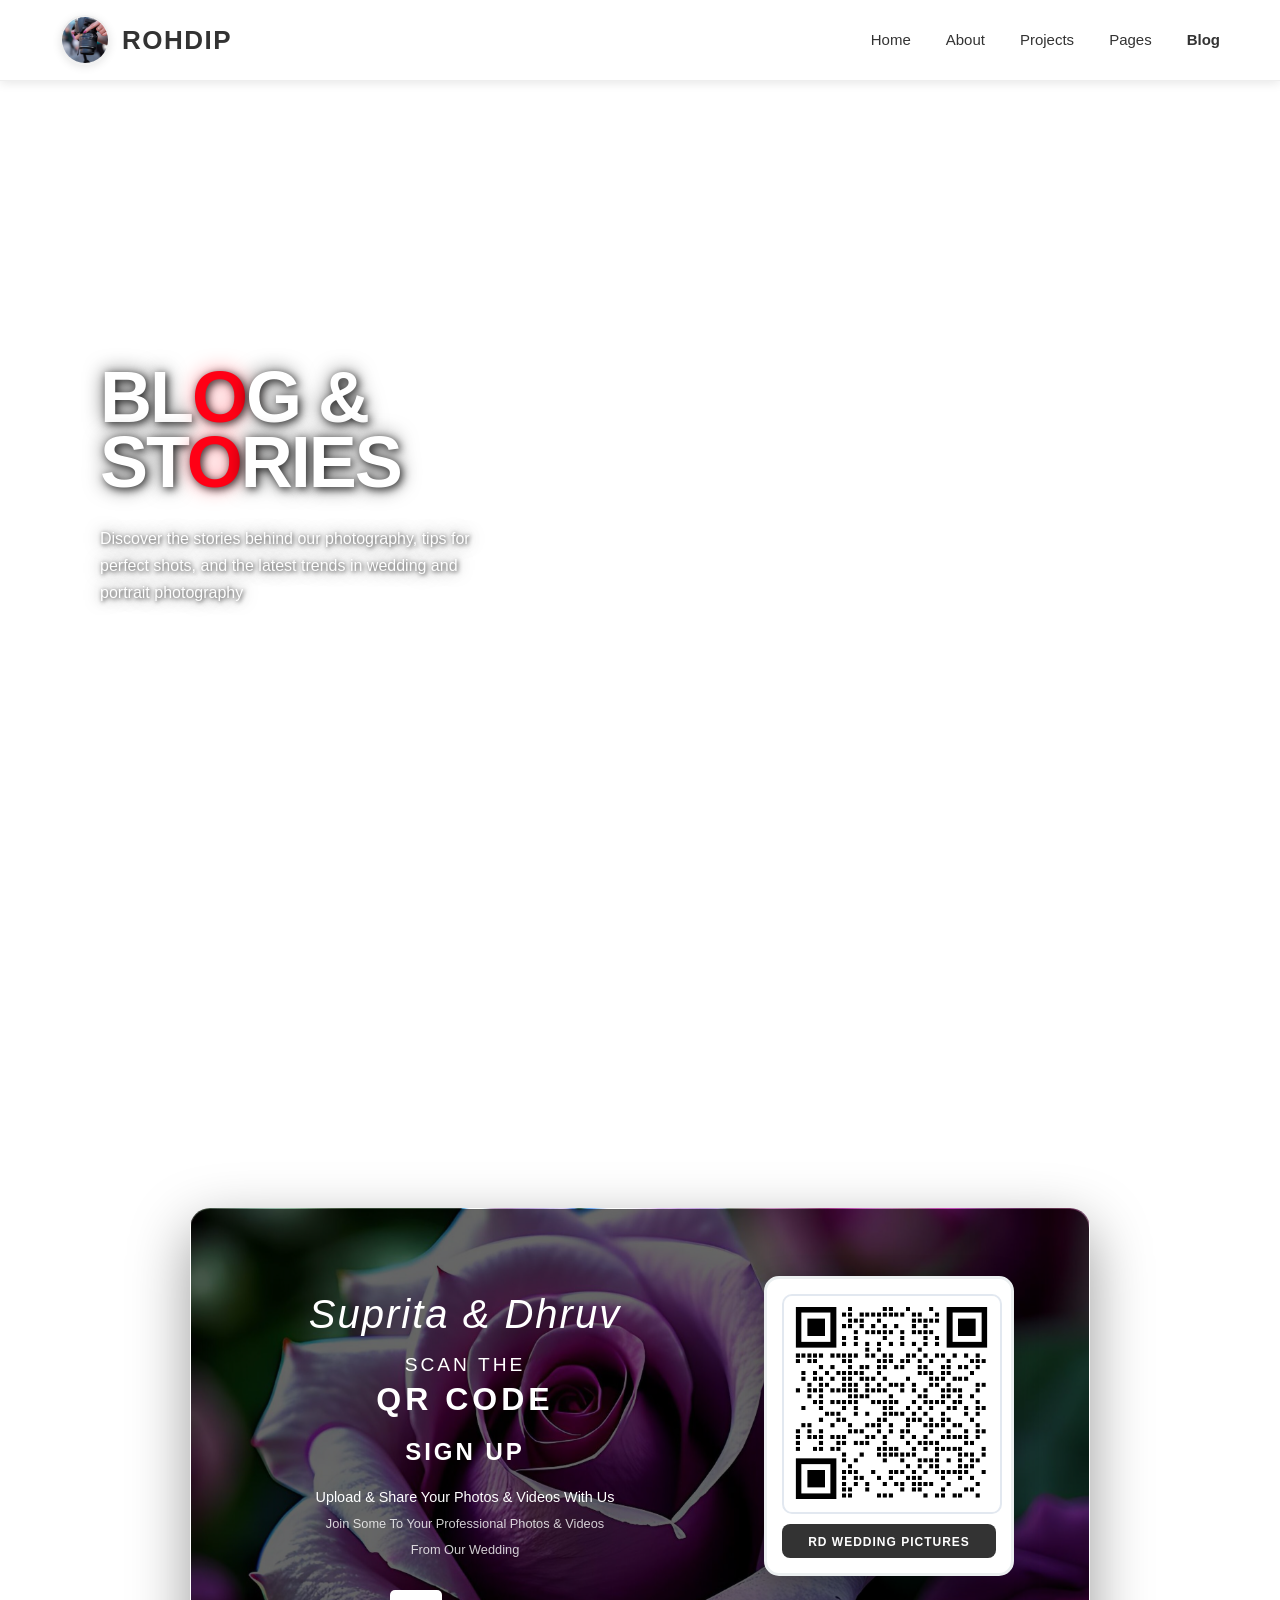
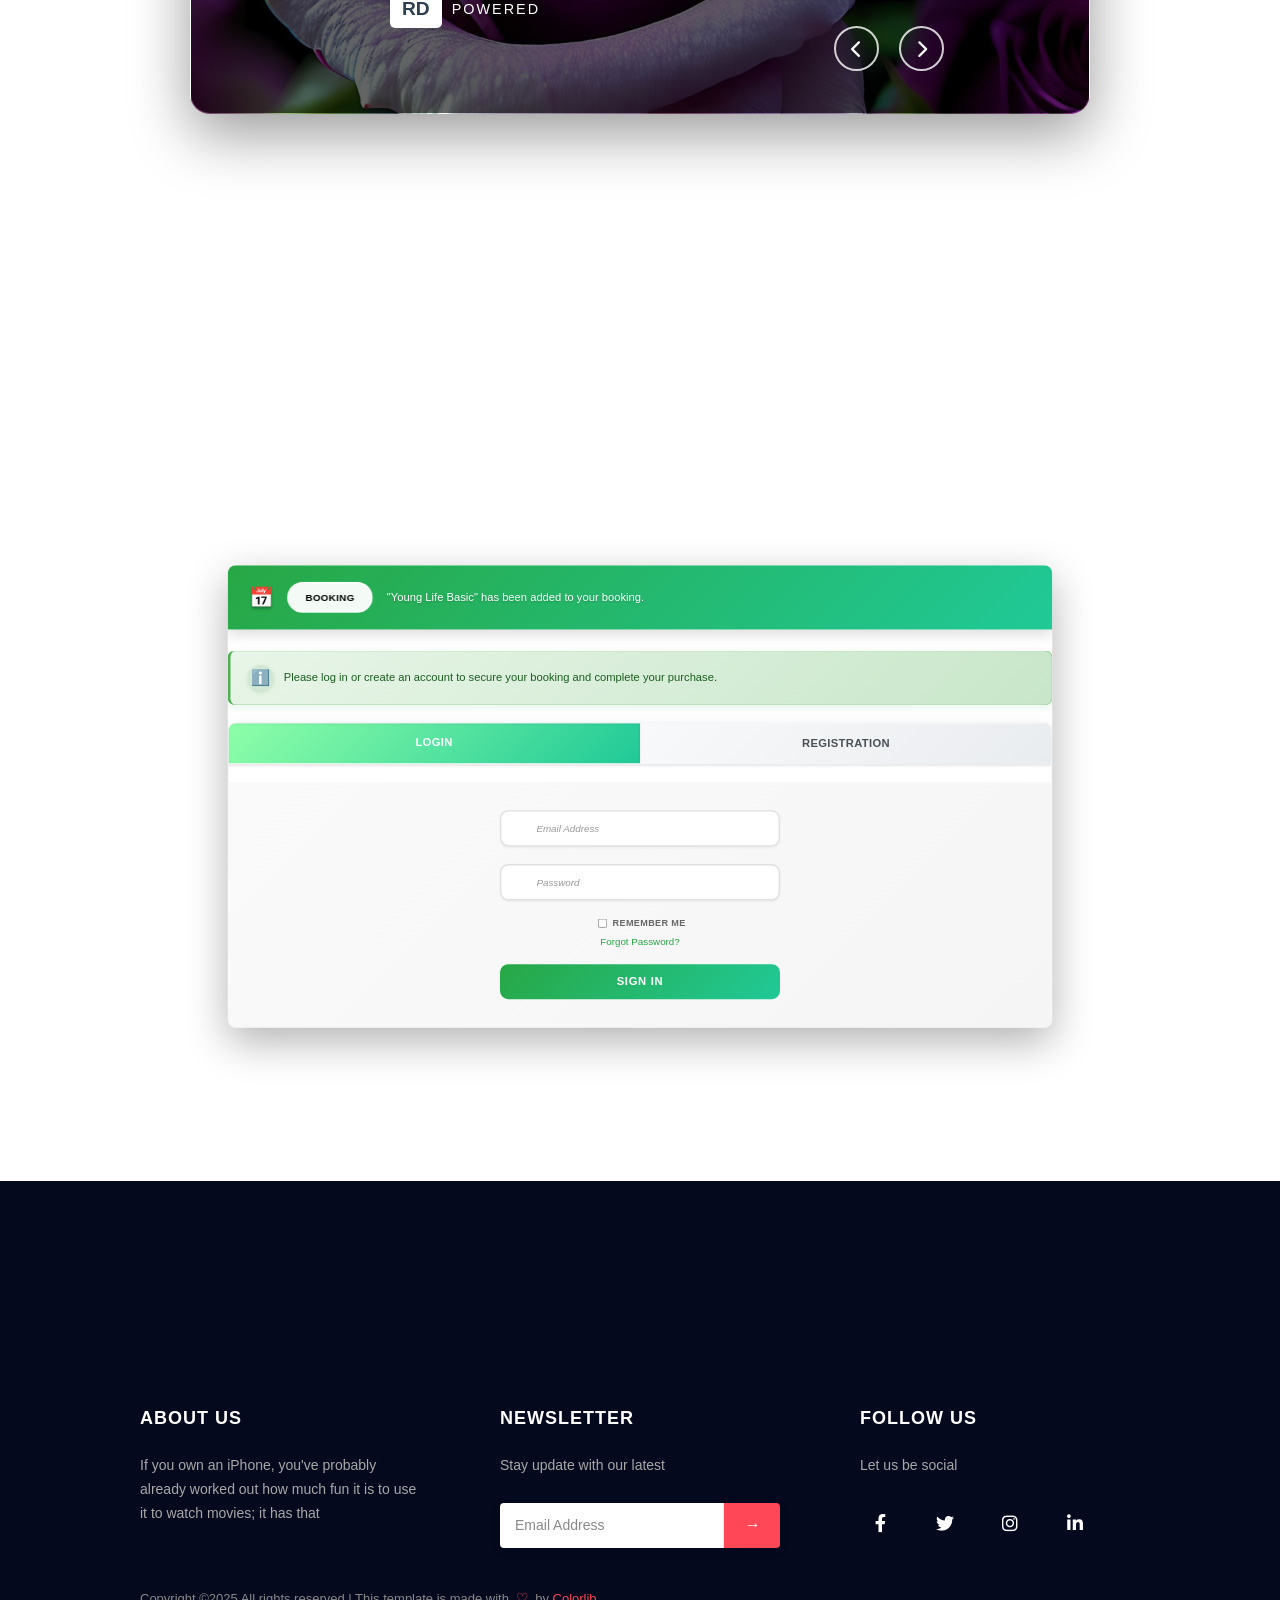
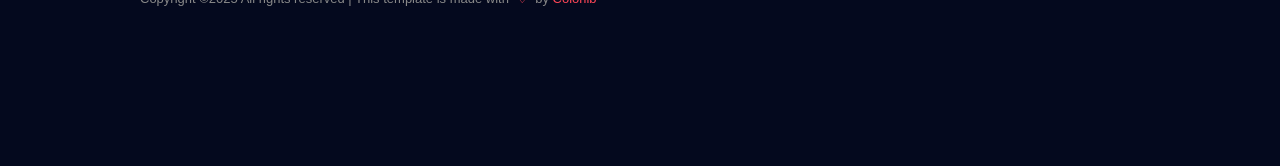
<file: components/blog.html>
<!DOCTYPE html>
<html lang="en">
<head>
    <meta charset="UTF-8">
    <meta name="viewport" content="width=device-width, initial-scale=1.0">
    <title>ProShoot</title>
    <link rel="stylesheet" href="../shoot.css">
    <link rel="stylesheet" href="https://cdnjs.cloudflare.com/ajax/libs/font-awesome/6.0.0/css/all.min.css">
</head>
<body>

<!-- HEADER -->
<header class="header">
  <div class="container">
    <div class="logo">
      <img src="../image/camera.jpg" alt="ProShoot Photography" onerror="this.style.display='none'">
      <span>RohDip</span>
    </div>

    <nav class="nav">
      <ul>
        <li><a href="../shoot.html">Home</a></li>
        <li><a href="../shoot.html#about">About</a></li>
        <li><a href="../shoot.html#offers">Projects</a></li>
        <li><a href="../shoot.html#pricing">Pages</a></li>
        <li><a href="#" class="active">Blog</a></li>
      </ul>
    </nav>

    <div class="hamburger-menu">
      <div class="hamburger-icon">
        <span></span>
        <span></span>
        <span></span>
      </div>
    </div>
  </div>
</header>

<!-- Mobile Menu Overlay -->
<div class="mobile-menu-overlay">
  <div class="mobile-menu-container">
    <nav class="mobile-nav">
      <ul>
        <li><a href="../shoot.html">Home</a></li>
        <li><a href="../shoot.html#about">About</a></li>
        <li><a href="../shoot.html#offers">Projects</a></li>
        <li><a href="../shoot.html#pricing">Pages</a></li>
        <li class="active"><a href="#" class="active">Blog</a></li>
      </ul>
    </nav>
  </div>
</div>

<!-- BANNER SECTION -->
<section class="banner-section">
  <!-- Video Background -->
  <div class="banner-video-bg">
    <video autoplay muted loop playsinline class="banner-video">
      <source src="../image/pre2.mp4" type="video/mp4">
      Your browser does not support the video tag.
    </video>
    <div class="banner-video-overlay"></div>
  </div>
  
  <div class="banner-container">
    <div class="banner-content">
      <div class="banner-text">  
        <div class="banner-main">
          <h1 class="banner-title">
            BL<span class="highlight">O</span>G &<br>
            ST<span class="highlight">O</span>RIES
          </h1>
          <p class="banner-description">
            Discover the stories behind our photography, tips for perfect shots, and the latest trends in wedding and portrait photography
          </p>
          <button class="banner-btn">READ MORE</button>
        </div>
      </div>
      

    </div>
  </div>
</section>


<!-- QR CODE SCAN SECTION -->
<section class="qr-scan-section" id="qr-scan">
    <div class="qr-scan-container">
        <div class="qr-scan-card">
            <!-- Left Side - Text Content -->
            <div class="qr-content-left">
                <div class="qr-card-header">
                    <h2 class="couple-names">Suprita & Dhruv</h2>
                    <div class="scan-instruction">
                        <span class="scan-text">SCAN THE</span>
                        <span class="qr-text">QR CODE</span>
                    </div>
                </div>
                
                <div class="qr-card-footer">
                    <div class="sign-up-text">SIGN UP</div>
                    <div class="upload-instruction">
                        <p>Upload & Share Your Photos & Videos With Us</p>
                        <p class="sub-instruction">Join Some To Your Professional Photos & Videos</p>
                        <p class="sub-instruction">From Our Wedding</p>
                    </div>
                    <div class="qr-logo">
                        <span class="qr-brand">RD</span>
                        <span class="qr-powered">POWERED</span>
                    </div>
                </div>
            </div>
            
            <!-- Right Side - QR Code Carousel -->
            <div class="qr-content-right">
                <div class="qr-carousel-container">
                    <!-- QR Code Container -->
                    <div class="qr-code-container">
                        <!-- First QR Code -->
                        <div class="qr-slide active" id="qr-slide-1">
                            <div class="phone-frame">
                                <div class="qr-code-placeholder">
                                    <img src="../image/qr1.png" alt="QR Code for Wedding Photo Upload" class="qr-code-image">
                                </div>
                                <div class="qr-caption-below">
                                    <span class="qr-caption-text">RD Wedding Pictures</span>
                                </div>
                            </div>
                        </div>
                        
                        <!-- Second QR Code -->
                        <div class="qr-slide" id="qr-slide-2">
                            <div class="phone-frame">
                                <div class="qr-code-placeholder">
                                    <img src="../image/qr2.png" alt="QR Code for Engagement Photo Upload" class="qr-code-image">
                                </div>
                                <div class="qr-caption-below">
                                    <span class="qr-caption-text">RD Engagement Pictures</span>
                                </div>
                            </div>
                        </div>
                        
                        <!-- Third QR Code -->
                        <div class="qr-slide" id="qr-slide-3">
                            <div class="phone-frame">
                                <div class="qr-code-placeholder">
                                    <img src="../image/q3.png" alt="QR Code for Pre-Wedding Photo Upload" class="qr-code-image">
                                </div>
                                <div class="qr-caption-below">
                                    <span class="qr-caption-text">RD Pre-Wedding Pictures</span>
                                </div>
                            </div>
                        </div>
                        
                        <!-- Fourth QR Code -->
                        <div class="qr-slide" id="qr-slide-4">
                            <div class="phone-frame">
                                <div class="qr-code-placeholder">
                                    <img src="../image/qr4.png" alt="QR Code for Reception Photo Upload" class="qr-code-image">
                                </div>
                                <div class="qr-caption-below">
                                    <span class="qr-caption-text">RD Haldi Pictures</span>
                                </div>
                            </div>
                        </div>
                    </div>
                    
                    <!-- Arrows Container at Bottom -->
                    <div class="qr-arrows-container">
                        <button class="qr-arrow qr-arrow-left" onclick="previousQR()">
                            <i class="fas fa-chevron-left"></i>
                        </button>
                        <button class="qr-arrow qr-arrow-right" onclick="nextQR()">
                            <i class="fas fa-chevron-right"></i>
                        </button>
                    </div>
                </div>
            </div>
        </div>
    </div>
</section>

<!-- CART SECTION -->
<section class="cart-section" id="cart" style="display: none;">
    <div class="cart-container">
        <div class="cart-content">
            <!-- Left Side - Image Gallery Grid -->
            <div class="cart-image-section">
                <div class="cart-image-grid">
                    <div class="grid-image-item">
                        <img src="../image/wedding1.jpg" alt="Wedding Photography 1" class="grid-image">
                    </div>
                    <div class="grid-image-item">
                        <img src="../image/wedding2.webp" alt="Wedding Photography 2" class="grid-image">
                    </div>
                    <div class="grid-image-item">
                        <img src="../image/wedding3.jpg" alt="Wedding Photography 3" class="grid-image">
                    </div>
                    <div class="grid-image-item">
                        <img src="../image/e1.webp" alt="Engagement Photography 1" class="grid-image">
                    </div>
                    <div class="grid-image-item">
                        <img src="../image/e2.webp" alt="Engagement Photography 2" class="grid-image">
                    </div>
                    <div class="grid-image-item">
                        <img src="../image/e3.avif" alt="Engagement Photography 3" class="grid-image">
                    </div>
                    <div class="grid-image-item">
                        <img src="../image/e4.webp" alt="Engagement Photography 4" class="grid-image">
                    </div>
                    <div class="grid-image-item">
                        <img src="../image/weddding4.webp" alt="Wedding Photography 4" class="grid-image">
                    </div>
                </div>
                <div class="cart-image-overlay">
                    <h3>Premium Wedding Photography</h3>
                    <p>Capture your special moments with our professional photography services</p>
                </div>
            </div>
            
            <!-- Right Side - Package Card -->
            <div class="cart-package-section">
                <div class="cart-header">
                    <h2>Your Cart</h2>
                    <button class="cart-close-btn" onclick="closeCart()">&times;</button>
                </div>
                
                <!-- Package Card -->
                <div class="package-card">
                    <div class="package-header">
                        <div class="package-emoji">💑❤️</div>
                        <h3 class="package-title">Pre-Wedding Photoshoot</h3>
                        <p class="package-subtitle">Best for couples & save-the-date</p>
                    </div>
                    
                    <div class="package-features">
                        <div class="feature-item">
                            <span class="feature-emoji">📷</span>
                            <span class="feature-text">Photos: 150–200 edited photos</span>
                        </div>
                        <div class="feature-item">
                            <span class="feature-emoji">🎥</span>
                            <span class="feature-text">Video: Cinematic highlight video (2–3 min)</span>
                        </div>
                        <div class="feature-item">
                            <span class="feature-emoji">⏱️</span>
                            <span class="feature-text">Duration: Half Day (4–5 hrs)</span>
                        </div>
                        <div class="feature-item">
                            <span class="feature-emoji">📍</span>
                            <span class="feature-text">Location: 1–2 outdoor locations</span>
                        </div>
                        <div class="feature-item">
                            <span class="feature-emoji">🎨</span>
                            <span class="feature-text">Editing: Premium color grading</span>
                        </div>
                    </div>
                    
                    <div class="package-pricing">
                        <div class="original-price">Original Price: ₹25,000</div>
                        <div class="offer-price">Offer Price: ₹14,999</div>
                    </div>
                    
                    <div class="quantity-section">
                        <label>Quantity:</label>
                        <div class="quantity-controls">
                            <button class="qty-btn minus" onclick="updateQuantity(-1)">-</button>
                            <span class="qty-number" id="quantity">1</span>
                            <button class="qty-btn plus" onclick="updateQuantity(1)">+</button>
                        </div>
                    </div>
                    
                    <div class="cart-total">
                        <div class="total-row">
                            <span>Subtotal:</span>
                            <span id="subtotal">₹14,999</span>
                        </div>
                        <div class="total-row">
                            <span>Discount:</span>
                            <span class="discount">-₹10,001</span>
                        </div>
                        <div class="total-row final-total">
                            <span>Total:</span>
                            <span id="finalTotal">₹14,999</span>
                        </div>
                    </div>
                    
                    <button class="book-now-btn" onclick="scrollToBookingForm()">
                        👉 Book Now
                    </button>
                </div>
                
                <!-- Image Slider Section -->
                <div class="image-slider-section">
                    <div class="slider-container">
                        <div class="slider-wrapper">
                            <div class="slider-track" id="sliderTrack">
                                <div class="slide">
                                    <img src="../image/wedding1.jpg" alt="Wedding Photography 1" class="slider-image">
                                </div>
                                <div class="slide">
                                    <img src="../image/wedding2.webp" alt="Wedding Photography 2" class="slider-image">
                                </div>
                                <div class="slide">
                                    <img src="../image/wedding3.jpg" alt="Wedding Photography 3" class="slider-image">
                                </div>
                                <div class="slide">
                                    <img src="../image/weddding4.webp" alt="Wedding Photography 4" class="slider-image">
                                </div>
                                <div class="slide">
                                    <img src="../image/e1.webp" alt="Engagement Photography 1" class="slider-image">
                                </div>
                                <div class="slide">
                                    <img src="../image/e2.webp" alt="Engagement Photography 2" class="slider-image">
                                </div>
                                <div class="slide">
                                    <img src="../image/e3.avif" alt="Engagement Photography 3" class="slider-image">
                                </div>
                                <div class="slide">
                                    <img src="../image/e4.webp" alt="Engagement Photography 4" class="slider-image">
                                </div>
                                <div class="slide">
                                    <img src="../image/e5.jpg" alt="Engagement Photography 5" class="slider-image">
                                </div>
                                <div class="slide">
                                    <img src="../image/e6.jpg" alt="Engagement Photography 6" class="slider-image">
                                </div>
                            </div>
                        </div>
                        <button class="slider-btn prev-btn" onclick="moveSlider(-1)">❮</button>
                        <button class="slider-btn next-btn" onclick="moveSlider(1)">❯</button>
                    </div>
                </div>

                <!-- Additional Services -->
                <div class="additional-services">
                    <h4>Add Extra Services:</h4>
                    <div class="service-item">
                        <input type="checkbox" id="album" value="5000">
                        <label for="album">Premium Photo Album (+₹5,000)</label>
                    </div>
                    <div class="service-item">
                        <input type="checkbox" id="drone" value="3000">
                        <label for="drone">Drone Photography (+₹3,000)</label>
                    </div>
                    <div class="service-item">
                        <input type="checkbox" id="makeup" value="8000">
                        <label for="makeup">Professional Makeup (+₹8,000)</label>
                    </div>
                </div>
            </div>
        </div>
    </div>
</section>

<!-- BOOKING SECTION -->
<section class="booking-section" id="booking">
    <div class="booking-container">
        <!-- Cart Notification Bar -->
        <div class="cart-notification-bar">
            <span class="cart-icon">📅</span>
            <button class="view-cart-btn" onclick="showCart()">Booking</button>
            <span class="cart-message">"Young Life Basic" has been added to your booking.</span>
        </div>
        
        <!-- Login Notice -->
        <div class="login-notice-bar">
            <span class="info-icon">ℹ️</span>
            <span class="notice-text">Please log in or create an account to secure your booking and complete your purchase.</span>
        </div>
        
        <!-- Auth Card -->
        <div class="auth-card">
            <!-- Auth Tabs -->
            <div class="auth-tabs">
                <button class="auth-tab active" onclick="switchAuthTab('login')">LOGIN</button>
                <button class="auth-tab" onclick="switchAuthTab('registration')">REGISTRATION</button>
            </div>
            
            <!-- Login Form -->
            <form id="loginForm" class="auth-form login-form active" onsubmit="return false;">
                <div class="login-form-content">
                    <div class="form-group">
                        <div class="input-with-icon">
                            <span class="input-icon"></span>
                            <input type="email" name="email" placeholder="Email Address" required>
                        </div>
                    </div>
                    
                    <div class="form-group">
                        <div class="input-with-icon">
                            <span class="input-icon"></span>
                            <input type="password" name="password" id="loginPassword" placeholder="Password" required>
                            <span class="password-toggle" onclick="toggleLoginPassword()"></span>
                        </div>
                    </div>
                    
                    <div class="form-group remember-forgot">
                        <label class="remember-me">
                            <input type="checkbox" name="remember_me">
                            Remember me
                        </label>
                        <a href="#" class="forgot-password">Forgot Password?</a>
                    </div>
                    
                    <div class="form-message" id="loginMessage"></div>
                    
                    <button type="button" class="submit-btn login-btn" onclick="handleLogin()">SIGN IN</button>
                </div>
            </form>
            
            <!-- Registration Form -->
            <form id="signupForm" class="auth-form registration-form" action="../send-mail.php" method="POST">
                <div class="registration-grid">
                    <div class="form-group">
                        <label for="name">FULL NAME</label>
                        <input type="text" id="name" name="name" required>
                    </div>
                    
                    <div class="form-group">
                        <label for="email">EMAIL ADDRESS</label>
                        <input type="email" id="email" name="email" required>
                    </div>
                    
                    <div class="form-group">
                        <label for="phone">PHONE NUMBER</label>
                        <input type="tel" id="phone" name="phone" required>
                    </div>
                    
                    <div class="form-group">
                        <label for="address">ADDRESS</label>
                        <input type="text" id="address" name="address" required>
                    </div>
                    
                    <div class="form-group">
                        <label for="event_type">EVENT TYPE</label>
                        <select id="event_type" name="event_type" required>
                            <option value="">Select Event Type</option>
                            <option value="pre-wedding">Pre-Wedding Photoshoot</option>
                            <option value="engagement">Engagement Photography</option>
                            <option value="wedding">Wedding Photography</option>
                            <option value="reception">Reception Photography</option>
                        </select>
                    </div>
                    
                    <div class="form-group">
                        <label for="event_date">EVENT DATE</label>
                        <input type="date" id="event_date" name="event_date" required>
                    </div>
                    
                    <div class="form-group">
                        <label for="password">PASSWORD</label>
                        <input type="password" id="regPassword" name="password" required>
                    </div>
                    
                    <div class="form-group">
                        <label for="confirm_password">CONFIRM PASSWORD</label>
                        <input type="password" id="confirm_password" name="confirm_password" required>
                    </div>
                </div>
                
                <!-- Event Time Section -->
                <div class="event-time-section">
                    <label class="time-label">EVENT TIME</label>
                    <div class="time-range-container">
                        <div class="time-input-group">
                            <input type="time" id="start_time" name="start_time" value="10:00" required>
                            <span class="time-period">AM</span>
                        </div>
                        <span class="time-separator">to</span>
                        <div class="time-input-group">
                            <input type="time" id="end_time" name="end_time" value="14:00" required>
                            <span class="time-period">PM</span>
                        </div>
                    </div>
                </div>
                
                <div class="form-group checkbox-group full-width">
                    <label class="checkbox-label">
                        <input type="checkbox" name="terms" required>
                        <span class="checkmark"></span>
                        I agree to the <a href="#" class="terms-link">Terms & Conditions</a>
                    </label>
                </div>
                
                <div class="form-message" id="signupMessage"></div>
                
                <button type="submit" class="submit-btn registration-btn">Create Account</button>
            </form>
        </div>
    </div>
</section>

<!-- FOOTER SECTION -->
<footer class="footer">
    <div class="footer-container">
        <div class="footer-content">
            <!-- About Us Section -->
            <div class="footer-section">
                <h3 class="footer-title">About Us</h3>
                <p class="footer-text">
                    If you own an iPhone, you've probably already worked out how 
                    much fun it is to use it to watch movies; it has that
                </p>
            </div>
            
            <!-- Newsletter Section -->
            <div class="footer-section">
                <h3 class="footer-title">Newsletter</h3>
                <p class="footer-text">Stay update with our latest</p>
                <form class="newsletter-form" id="newsletterForm">
                    <input type="email" placeholder="Email Address" class="newsletter-input" id="newsletterEmail" required>
                    <button type="submit" class="newsletter-btn">
                        <i class="arrow-icon">→</i>
                    </button>
                </form>
                <div id="newsletterMessage" class="newsletter-message"></div>
            </div>
            
            <!-- Follow Us Section -->
            <div class="footer-section social-widget">
                <h3 class="footer-title">Follow Us</h3>
                <p class="footer-text">Let us be social</p>
                <div class="footer-social d-flex align-items-center">
                    <a href="#"><i class="fab fa-facebook-f"></i></a>
                    <a href="#"><i class="fab fa-twitter"></i></a>
                    <a href="#"><i class="fab fa-instagram"></i></a>
                    <a href="#"><i class="fab fa-linkedin-in"></i></a>
                </div>
            </div>
        </div>
        
        <!-- Footer Bottom -->
        <div class="footer-bottom">
            <p class="copyright">
                Copyright ©2025 All rights reserved | This template is made with 
                <span class="heart">♡</span> by <a href="#" class="colorlib-link">Colorlib</a>
            </p>
        </div>
    </div>
</footer>
<script src="../script.js"></script>
</body>
</html>
</file>
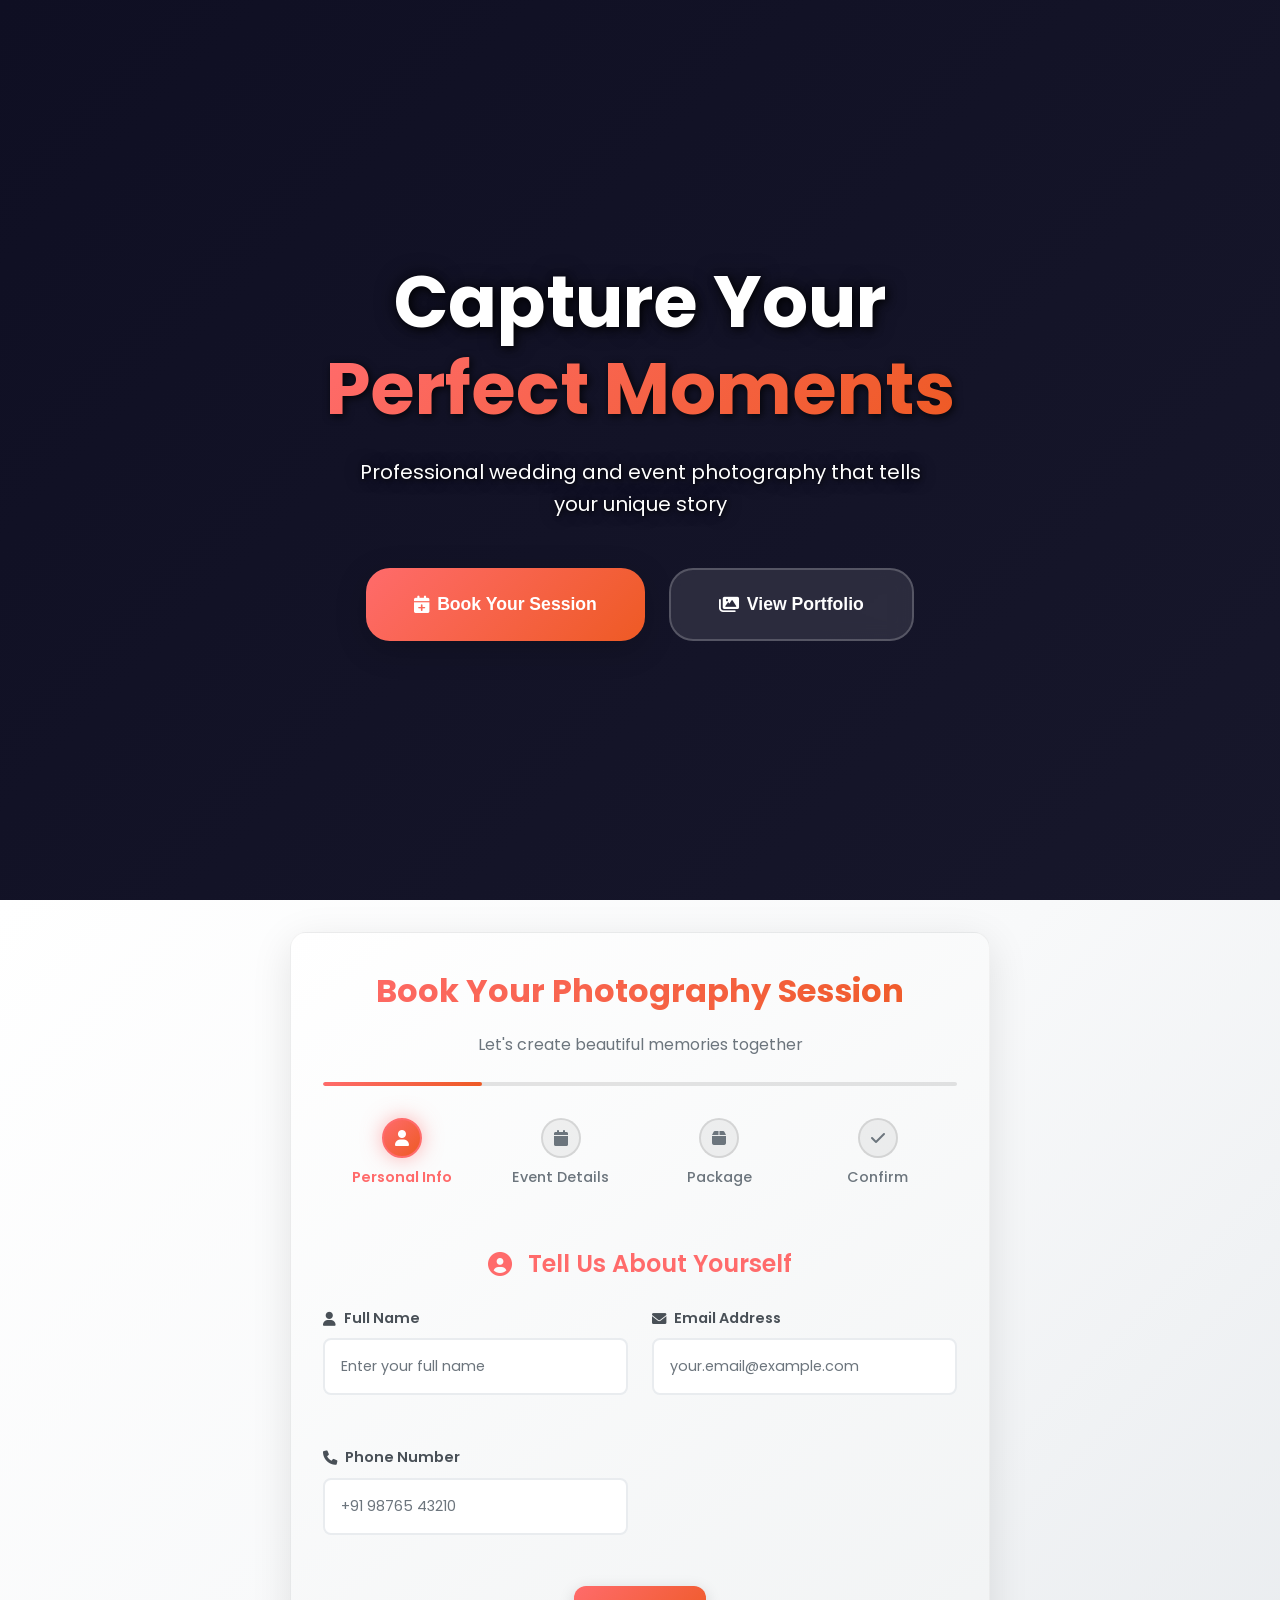
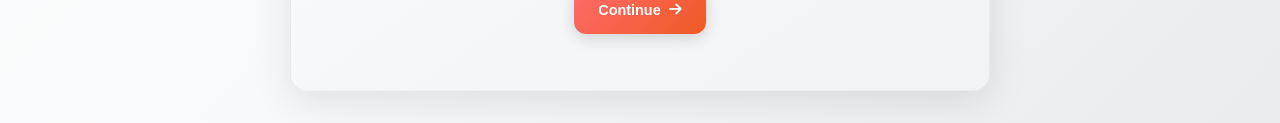
<file: components/book.html>
<!DOCTYPE html>
<html lang="en">
<head>
  <meta charset="UTF-8">
  <meta name="viewport" content="width=device-width, initial-scale=1.0">
  <title>Photography Booking - Capture Your Special Moments</title>
  <link rel="stylesheet" href="book.css">
  <link href="https://fonts.googleapis.com/css2?family=Poppins:wght@300;400;500;600;700&display=swap" rel="stylesheet">
  <link rel="stylesheet" href="https://cdnjs.cloudflare.com/ajax/libs/font-awesome/6.0.0/css/all.min.css">
</head>
<body>

<!-- Hero Section -->
<section id="hero" class="hero-section">
  <div class="hero-background">
    <!-- Video Background -->
    <div class="hero-video-bg">
      <video autoplay muted loop playsinline class="hero-video">
        <source src="../image/pre2.mp4" type="video/mp4">
        Your browser does not support the video tag.
      </video>
      <div class="hero-video-overlay"></div>
    </div>
  </div>
  
  <div class="hero-content">
    <div class="hero-text">
      <h1 class="hero-title">
        <span class="title-line">Capture Your</span>
        <span class="title-line highlight">Perfect Moments</span>
      </h1>
      <p class="hero-subtitle">Professional wedding and event photography that tells your unique story</p>
      <div class="hero-buttons">
        <button class="btn-primary" onclick="scrollToBooking()">
          <i class="fas fa-calendar-plus"></i>
          Book Your Session
        </button>
        <button class="btn-secondary" onclick="scrollToPortfolio()">
          <i class="fas fa-images"></i>
          View Portfolio
        </button>
      </div>
    </div>
  </div>
</section>

<!-- Enhanced Booking Form Section -->
<section id="booking" class="booking-section">
  <div class="container">
    <div class="booking-container">
      <div class="booking-header">
        <h2 class="booking-title">Book Your Photography Session</h2>
        <p class="booking-subtitle">Let's create beautiful memories together</p>
        
        <!-- Enhanced Step Indicator -->
        <div class="step-progress">
          <div class="progress-bar">
            <div class="progress-fill"></div>
          </div>
          <div class="step-indicators">
            <div class="step-indicator active" data-step="0">
              <div class="step-circle">
                <i class="fas fa-user"></i>
              </div>
              <span class="step-label">Personal Info</span>
            </div>
            <div class="step-indicator" data-step="1">
              <div class="step-circle">
                <i class="fas fa-calendar"></i>
              </div>
              <span class="step-label">Event Details</span>
            </div>
            <div class="step-indicator" data-step="2">
              <div class="step-circle">
                <i class="fas fa-box"></i>
              </div>
              <span class="step-label">Package</span>
            </div>
            <div class="step-indicator" data-step="3">
              <div class="step-circle">
                <i class="fas fa-check"></i>
              </div>
              <span class="step-label">Confirm</span>
            </div>
          </div>
        </div>
      </div>

      <form id="bookingForm" action="../send-mail.php" method="POST" class="booking-form">

        <!-- Step 1: Personal Details -->
        <div class="form-step active">
          <div class="step-content">
            <h3 class="step-title">
              <i class="fas fa-user-circle"></i>
              Tell Us About Yourself
            </h3>
            
            <div class="form-grid">
              <div class="form-group">
                <label for="name" class="form-label">
                  <i class="fas fa-user"></i>
                  Full Name
                </label>
                <input type="text" id="name" name="name" class="form-input" placeholder="Enter your full name" required>
                <div class="input-feedback"></div>
              </div>

              <div class="form-group">
                <label for="email" class="form-label">
                  <i class="fas fa-envelope"></i>
                  Email Address
                </label>
                <input type="email" id="email" name="email" class="form-input" placeholder="your.email@example.com" required>
                <div class="input-feedback"></div>
              </div>

              <div class="form-group">
                <label for="phone" class="form-label">
                  <i class="fas fa-phone"></i>
                  Phone Number
                </label>
                <input type="tel" id="phone" name="phone" class="form-input" placeholder="+91 98765 43210" required>
                <div class="input-feedback"></div>
              </div>
            </div>

            <div class="step-actions">
              <button type="button" class="btn-next" onclick="nextStep()">
                <span>Continue</span>
                <i class="fas fa-arrow-right"></i>
              </button>
            </div>
          </div>
        </div>

        <!-- Step 2: Event Details -->
        <div class="form-step">
          <div class="step-content">
            <h3 class="step-title">
              <i class="fas fa-calendar-alt"></i>
              Event Information
            </h3>
            
            <div class="form-grid">
              <div class="form-group">
                <label for="event_type" class="form-label">
                  <i class="fas fa-heart"></i>
                  Event Type
                </label>
                <div class="custom-select">
                  <select id="event_type" name="event_type" class="form-select" required onchange="updateEventImages(this.value)">
                    <option value="">Choose your event type</option>
                    <option value="Pre-Wedding" data-icon="🌹">🌹 Pre-Wedding Shoot</option>
                    <option value="Engagement" data-icon="💍">💍 Engagement Ceremony</option>
                    <option value="Wedding" data-icon="👰">👰 Wedding Ceremony</option>
                    <option value="Reception" data-icon="🎉">🎉 Reception Party</option>
                    <option value="Anniversary" data-icon="💕">💕 Anniversary Celebration</option>
                    <option value="Birthday" data-icon="🎂">🎂 Birthday Party</option>
                    <option value="Corporate" data-icon="🏢">🏢 Corporate Event</option>
                  </select>
                  <div class="select-arrow">
                    <i class="fas fa-chevron-down"></i>
                  </div>
                </div>
                <div class="input-feedback"></div>
              </div>

              <div class="form-group">
                <label for="event_date" class="form-label">
                  <i class="fas fa-calendar-day"></i>
                  Event Date
                </label>
                <input type="date" id="event_date" name="event_date" class="form-input" required>
                <div class="input-feedback"></div>
              </div>

              <div class="form-group">
                <label for="event_time" class="form-label">
                  <i class="fas fa-clock"></i>
                  Event Time
                </label>
                <input type="time" id="event_time" name="event_time" class="form-input" required>
                <div class="input-feedback"></div>
              </div>

              <div class="form-group full-width">
                <label for="location" class="form-label">
                  <i class="fas fa-map-marker-alt"></i>
                  Event Location
                </label>
                <input type="text" id="location" name="location" class="form-input" placeholder="Enter the venue or location" required>
                <div class="input-feedback"></div>
              </div>
            </div>

            <div class="step-actions">
              <button type="button" class="btn-back" onclick="prevStep()">
                <i class="fas fa-arrow-left"></i>
                <span>Back</span>
              </button>
              <button type="button" class="btn-next" onclick="nextStep()">
                <span>Continue</span>
                <i class="fas fa-arrow-right"></i>
              </button>
            </div>
          </div>
        </div>

        <!-- Step 3: Package Selection -->
        <div class="form-step">
          <div class="step-content">
            <h3 class="step-title">
              <i class="fas fa-gift"></i>
              Choose Your Package
            </h3>
            
            <div class="packages-grid">
              <div class="package-card" data-package="Basic" data-price="15000" onclick="selectPackage('Basic Photography Package', 15000)">
                <div class="package-ribbon">
                  <span>Starter</span>
                </div>
                <div class="package-icon">
                  <i class="fas fa-camera"></i>
                </div>
                <h4 class="package-name">Basic Package</h4>
                <div class="package-price">
                  <span class="currency">₹</span>
                  <span class="amount">15,000</span>
                </div>
                <ul class="package-features">
                  <li><i class="fas fa-check"></i> 4-6 Hours Coverage</li>
                  <li><i class="fas fa-check"></i> 200+ Edited Photos</li>
                  <li><i class="fas fa-check"></i> Online Gallery</li>
                  <li><i class="fas fa-check"></i> USB Drive</li>
                  <li><i class="fas fa-check"></i> Basic Editing</li>
                </ul>
                <div class="package-select">
                  <i class="fas fa-check-circle"></i>
                  <span>Select Package</span>
                </div>
              </div>

              <div class="package-card popular" data-package="Premium" data-price="25000" onclick="selectPackage('Premium Photo + Video Package', 25000)">
                <div class="package-ribbon popular-ribbon">
                  <span>Most Popular</span>
                </div>
                <div class="package-icon">
                  <i class="fas fa-video"></i>
                </div>
                <h4 class="package-name">Premium Package</h4>
                <div class="package-price">
                  <span class="currency">₹</span>
                  <span class="amount">25,000</span>
                </div>
                <ul class="package-features">
                  <li><i class="fas fa-check"></i> 6-8 Hours Coverage</li>
                  <li><i class="fas fa-check"></i> 300+ Edited Photos</li>
                  <li><i class="fas fa-check"></i> Highlight Video (3-5 min)</li>
                  <li><i class="fas fa-check"></i> Online Gallery</li>
                  <li><i class="fas fa-check"></i> USB Drive + DVD</li>
                  <li><i class="fas fa-check"></i> Advanced Editing</li>
                </ul>
                <div class="package-select">
                  <i class="fas fa-check-circle"></i>
                  <span>Select Package</span>
                </div>
              </div>

              <div class="package-card" data-package="Luxury" data-price="40000" onclick="selectPackage('Luxury Full Coverage Package', 40000)">
                <div class="package-ribbon">
                  <span>Premium</span>
                </div>
                <div class="package-icon">
                  <i class="fas fa-crown"></i>
                </div>
                <h4 class="package-name">Luxury Package</h4>
                <div class="package-price">
                  <span class="currency">₹</span>
                  <span class="amount">40,000</span>
                </div>
                <ul class="package-features">
                  <li><i class="fas fa-check"></i> 10-12 Hours Coverage</li>
                  <li><i class="fas fa-check"></i> 500+ Edited Photos</li>
                  <li><i class="fas fa-check"></i> Full Event Video</li>
                  <li><i class="fas fa-check"></i> Drone Shots</li>
                  <li><i class="fas fa-check"></i> Premium Album</li>
                  <li><i class="fas fa-check"></i> Same Day Highlights</li>
                </ul>
                <div class="package-select">
                  <i class="fas fa-check-circle"></i>
                  <span>Select Package</span>
                </div>
              </div>
            </div>

            <input type="hidden" name="package" id="selectedPackage" required>
            <input type="hidden" name="package_price" id="selectedPrice">

            <div class="step-actions">
              <button type="button" class="btn-back" onclick="prevStep()">
                <i class="fas fa-arrow-left"></i>
                <span>Back</span>
              </button>
              <button type="button" class="btn-next" onclick="nextStep()">
                <span>Continue</span>
                <i class="fas fa-arrow-right"></i>
              </button>
            </div>
          </div>
        </div>

        <!-- Step 4: Final Details & Confirmation -->
        <div class="form-step">
          <div class="step-content">
            <h3 class="step-title">
              <i class="fas fa-clipboard-check"></i>
              Final Details & Confirmation
            </h3>
            
            <div class="form-grid">
              <div class="form-group full-width">
                <label for="message" class="form-label">
                  <i class="fas fa-comment-alt"></i>
                  Special Requirements (Optional)
                </label>
                <textarea id="message" name="message" class="form-textarea" rows="4" placeholder="Tell us about any special requirements, themes, or specific shots you'd like..."></textarea>
              </div>
            </div>

            <!-- Enhanced Booking Summary -->
            <div class="booking-summary">
              <h4 class="summary-title">
                <i class="fas fa-receipt"></i>
                Booking Summary
              </h4>
              <div class="summary-content">
                <div class="summary-section">
                  <h5>Personal Information</h5>
                  <div class="summary-item">
                    <span class="summary-label">Name:</span>
                    <span class="summary-value" id="summary-name">-</span>
                  </div>
                  <div class="summary-item">
                    <span class="summary-label">Email:</span>
                    <span class="summary-value" id="summary-email">-</span>
                  </div>
                  <div class="summary-item">
                    <span class="summary-label">Phone:</span>
                    <span class="summary-value" id="summary-phone">-</span>
                  </div>
                </div>

                <div class="summary-section">
                  <h5>Event Details</h5>
                  <div class="summary-item">
                    <span class="summary-label">Event Type:</span>
                    <span class="summary-value" id="summary-event">-</span>
                  </div>
                  <div class="summary-item">
                    <span class="summary-label">Date & Time:</span>
                    <span class="summary-value" id="summary-datetime">-</span>
                  </div>
                  <div class="summary-item">
                    <span class="summary-label">Location:</span>
                    <span class="summary-value" id="summary-location">-</span>
                  </div>
                </div>

                <div class="summary-section">
                  <h5>Package & Pricing</h5>
                  <div class="summary-item">
                    <span class="summary-label">Selected Package:</span>
                    <span class="summary-value" id="summary-package">-</span>
                  </div>
                  <div class="summary-item total-price">
                    <span class="summary-label">Total Amount:</span>
                    <span class="summary-value" id="summary-price">₹0</span>
                  </div>
                </div>
              </div>
            </div>

            <div class="step-actions">
              <button type="button" class="btn-back" onclick="prevStep()">
                <i class="fas fa-arrow-left"></i>
                <span>Back</span>
              </button>
              <button type="submit" class="btn-submit">
                <i class="fas fa-paper-plane"></i>
                <span>Confirm Booking</span>
              </button>
            </div>
          </div>
        </div>

      </form>
    </div>
  </div>
</section>

<!-- Enhanced Success Modal -->
<div id="successModal" class="success-modal">
  <div class="modal-backdrop"></div>
  <div class="modal-container">
    <div class="modal-content">
      <div class="success-animation">
        <div class="checkmark-circle">
          <div class="checkmark"></div>
        </div>
      </div>
      <h3 class="modal-title">🎉 Booking Confirmed!</h3>
      <p class="modal-message">
        Thank you for choosing our photography services! We've received your booking request and will contact you within 24 hours to discuss the details and finalize your session.
      </p>
      <div class="modal-details">
        <div class="detail-item">
          <i class="fas fa-envelope"></i>
          <span>Confirmation email sent to your inbox</span>
        </div>
        <div class="detail-item">
          <i class="fas fa-phone"></i>
          <span>We'll call you within 24 hours</span>
        </div>
        <div class="detail-item">
          <i class="fas fa-calendar-check"></i>
          <span>Your date is now reserved</span>
        </div>
      </div>
      <div class="modal-actions">
        <button class="btn-close-modal" onclick="closeSuccessModal()">
          <i class="fas fa-check"></i>
          <span>Got it, Thanks!</span>
        </button>
      </div>
    </div>
  </div>
</div>

<!-- Loading Overlay -->
<div id="loadingOverlay" class="loading-overlay">
  <div class="loading-spinner">
    <div class="spinner"></div>
    <p>Processing your booking...</p>
  </div>
</div>

<script src="../script.js"></script>
</body>
</html>
</file>
<file: shoot.css>
/* RESET */
html, body {
  margin: 0;
  padding: 0;
  overflow-x: hidden;
  width: 100%;
  max-width: 100%;
}

* {
    margin: 0;
    padding: 0;
    box-sizing: border-box;
    font-family:'Oswald', sans-serif;
}

/* Header */
.header {
  width: 100%;
  background: #ffffff;
  border-bottom: 1px solid #eee;
  position: sticky;
  top: 0;
  z-index: 1000;
  box-shadow: 0 2px 10px rgba(0,0,0,0.1);
}

/* Center container */
.container {
  max-width: 1200px;
  margin: 0 auto;
  padding: 15px 20px;
  display: flex;
  align-items: center;
  justify-content: space-between;
  min-height: 70px;
}

/* Logo */
.logo {
  display: flex;
  align-items: center;
  gap: 12px;
  cursor: pointer;
  height: 100%;
}

.logo img {
  width: 50px;
  height: 50px;
  border-radius: 50%;
  object-fit: cover;
  border: 2px solid #f0f0f0;
  box-shadow: 0 2px 8px rgba(0,0,0,0.1);
  transition: all 0.3s ease;
  flex-shrink: 0;
}

.logo img:hover {
  transform: scale(1.05);
  border-color: #ff4757;
}

.logo span {
  font-size: 26px;
  font-weight: bold;
  font-family: 'Franklin Gothic Medium', 'Arial Narrow', Arial, sans-serif;
  font-style: normal;
  color: #333;
  letter-spacing: 1.5px;
  text-transform: uppercase;
  line-height: 1;
}

/* Fallback styling if image doesn't load */
.logo img[style*="display: none"] + span {
  font-size: 28px;
  color: #007cba;
}

/* Navigation */
.nav {
  display: flex;
  align-items: center;
  height: 100%;
}

/* Hamburger Menu Icon */
.hamburger-menu {
  display: none;
  z-index: 1003;
}

.hamburger-icon {
  display: flex;
  flex-direction: column;
  cursor: pointer;
  padding: 8px;
  gap: 5px;
  transition: all 0.3s ease;
}

.hamburger-icon span {
  width: 25px;
  height: 3px;
  background: #333;
  transition: all 0.3s ease;
  border-radius: 1px;
}

.hamburger-icon:hover span {
  background: #555;
}

.hamburger-icon.active span:nth-child(1) {
  transform: rotate(45deg) translate(5px, 5px);
}

.hamburger-icon.active span:nth-child(2) {
  opacity: 0;
}

.hamburger-icon.active span:nth-child(3) {
  transform: rotate(-45deg) translate(7px, -6px);
}

/* Mobile Menu Overlay */
.mobile-menu-overlay {
  position: fixed;
  top: 60px;
  left: 0;
  width: 100%;
  height: calc(100vh - 60px);
  background: rgba(0, 0, 0, 0.3);
  z-index: 9999;
  opacity: 0;
  visibility: hidden;
  transition: all 0.3s ease;
}

.mobile-menu-overlay.active {
  opacity: 1;
  visibility: visible;
}

/* Mobile Menu Container - Slide from Left */
.mobile-menu-container {
  position: absolute;
  top: 0;
  left: 0;
  width: 100%;
  height: auto;
  background: #ffffff;
  box-shadow: 0 4px 15px rgba(0, 0, 0, 0.1);
  transform: translateX(-100%);
  transition: transform 0.3s ease;
  overflow: hidden;
  border-radius: 0;
}

.mobile-menu-overlay.active .mobile-menu-container {
  transform: translateX(0);
}

/* Mobile Navigation - Clean White Container */
.mobile-nav {
  padding: 40px 0;
  background: #ffffff;
  overflow-y: auto;
  min-height: auto;
}

.mobile-nav ul {
  list-style: none;
  padding: 0;
  margin: 0;
  width: 100%;
}

.mobile-nav li {
  margin: 0;
  transition: all 0.3s ease;
  background: transparent;
  border-left: 4px solid transparent;
}

.mobile-nav li.active {
  background: rgba(0, 0, 0, 0.05);
  border-left-color: #333;
}

.mobile-nav a {
  display: block;
  padding: 18px 30px;
  color: #666;
  text-decoration: none;
  font-size: 16px;
  font-weight: 500;
  font-family: 'Poppins', Arial, sans-serif;
  transition: all 0.3s ease;
  border-bottom: 1px solid rgba(0, 0, 0, 0.05);
  text-transform: uppercase;
  letter-spacing: 0.5px;
  position: relative;
}

.mobile-nav a:hover,
.mobile-nav a.active {
  color: #333;
  background: rgba(0, 0, 0, 0.05);
  font-weight: 600;
}

.mobile-nav li:hover {
  background: rgba(0, 0, 0, 0.05);
  border-left-color: #333;
}

.mobile-nav li:last-child a {
  border-bottom: none;
}

/* Body class when mobile menu is open */
body.menu-open {
  overflow: hidden;
  position: fixed;
  width: 100%;
}

/* Ensure mobile menu appears above everything */
.mobile-menu-overlay {
  z-index: 99999 !important;
}


/* Mobile Menu Responsive */
@media (max-width: 480px) {
  .mobile-menu-container {
    width: 100%;
  }
  
  .mobile-nav {
    padding: 30px 0;
  }
  
  .mobile-nav a {
    padding: 15px 25px;
    font-size: 15px;
  }
}

@media (max-width: 360px) {
  .mobile-menu-container {
    width: 100%;
  }
  
  .mobile-nav {
    padding: 25px 0;
  }
  
  .mobile-nav a {
    padding: 12px 20px;
    font-size: 14px;
  }
}

.nav ul {
  list-style: none;
  display: flex;
  gap: 35px;
  margin: 0;
  padding: 0;
  align-items: center;
}

.nav a {
  text-decoration: none;
  color: #333;
  font-weight: 500;
  font-family: 'Poppins', Arial, sans-serif;
  font-size: 15px;
  padding: 5px 0;
}

.nav a.active {
  color: #333;
  font-weight: 600;
}



/* =====================
   ENQUIRY POPUP
===================== */

.popup-overlay {
  position: fixed;
  top: 0;
  left: 0;
  width: 100%;
  height: 100%;
  background: rgba(0, 0, 0, 0.6);
  display: flex;
  align-items: center;
  justify-content: center;
  z-index: 2000;
  opacity: 0;
  visibility: hidden;
  transition: all 0.3s ease;
}

.popup-overlay.active {
  opacity: 1;
  visibility: visible;
}

.popup-container {
  background: #fff;
  border-radius: 15px;
  width: 90%;
  max-width: 380px;
  max-height: 90vh;
  overflow-y: auto;
  box-shadow: 0 25px 80px rgba(0, 0, 0, 0.4);
  transform: scale(0.8) translateY(-30px);
  transition: all 0.4s cubic-bezier(0.34, 1.56, 0.64, 1);
  border: 1px solid rgba(255, 255, 255, 0.2);
}

.popup-overlay.active .popup-container {
  transform: scale(1) translateY(0);
}

.popup-header {
  display: flex;
  align-items: center;
  justify-content: center;
  padding: 30px 30px 25px;
  border-bottom: 1px solid #f0f0f0;
  position: relative;
  background: linear-gradient(135deg, #f8f9fa 0%, #fff 100%);
  border-radius: 15px 15px 0 0;
}

.popup-header h3 {
  font-size: 26px;
  font-weight: 700;
  color: #333;
  margin: 0;
  font-family: 'Oswald', sans-serif;
  text-align: center;
  letter-spacing: 1px;
  text-transform: uppercase;
}

.popup-close {
  background: none;
  border: none;
  font-size: 24px;
  color: #999;
  cursor: pointer;
  padding: 5px;
  width: 35px;
  height: 35px;
  display: flex;
  align-items: center;
  justify-content: center;
  transition: all 0.3s ease;
  position: absolute;
  top: 20px;
  right: 20px;
  border-radius: 50%;
  background: rgba(0, 0, 0, 0.05);
}

.popup-close:hover {
  color: #fff;
  background: #333;
  transform: rotate(90deg) scale(1.1);
}

.popup-content {
  padding: 35px 40px 40px;
  text-align: center;
}

.enquiry-form {
  display: flex;
  flex-direction: column;
  gap: 25px;
  max-width: 280px;
  margin: 0 auto;
}

.form-group {
  display: flex;
  flex-direction: column;
  gap: 10px;
  position: relative;
}

.form-group label {
  font-size: 13px;
  font-weight: 600;
  color: #555;
  font-family: 'Poppins', Arial, sans-serif;
  text-align: left;
  margin-left: 5px;
  text-transform: uppercase;
  letter-spacing: 0.5px;
}

.form-group input {
  padding: 15px 18px;
  border: 2px solid #e8e8e8;
  border-radius: 10px;
  font-size: 15px;
  font-family: 'Poppins', Arial, sans-serif;
  transition: all 0.3s ease;
  background: #fafafa;
  box-shadow: inset 0 2px 4px rgba(0, 0, 0, 0.05);
}

.form-group input:focus {
  outline: none;
  border-color: #333;
  background: #fff;
  transform: translateY(-2px);
  box-shadow: 0 5px 15px rgba(0, 0, 0, 0.1);
}

.form-group input::placeholder {
  color: #aaa;
  font-style: italic;
}

.form-actions {
  display: flex;
  justify-content: center;
  margin-top: 15px;
}

.btn-submit {
  padding: 15px 40px;
  border: none;
  border-radius: 25px;
  font-size: 16px;
  font-weight: 700;
  cursor: pointer;
  transition: all 0.3s ease;
  font-family: 'Oswald', sans-serif;
  letter-spacing: 1px;
  text-transform: uppercase;
  background: linear-gradient(135deg, #333 0%, #000 100%);
  color: #fff;
  box-shadow: 0 4px 15px rgba(0, 0, 0, 0.2);
  position: relative;
  overflow: hidden;
}

.btn-submit::before {
  content: '';
  position: absolute;
  top: 0;
  left: -100%;
  width: 100%;
  height: 100%;
  background: linear-gradient(90deg, transparent, rgba(255, 255, 255, 0.2), transparent);
  transition: left 0.5s ease;
}

.btn-submit:hover {
  transform: translateY(-3px);
  box-shadow: 0 8px 25px rgba(0, 0, 0, 0.3);
}

.btn-submit:hover::before {
  left: 100%;
}

.btn-submit:active {
  transform: translateY(-1px);
}

.btn-submit:disabled {
  background: #ccc;
  cursor: not-allowed;
  transform: none;
  box-shadow: 0 2px 5px rgba(0, 0, 0, 0.1);
}

.btn-submit:disabled::before {
  display: none;
}

.popup-message {
  margin-top: 20px;
  padding: 12px 15px;
  border-radius: 6px;
  font-size: 14px;
  font-weight: 500;
  text-align: center;
  display: none;
  transition: all 0.3s ease;
}

.popup-message.success {
  background: #d4edda;
  color: #155724;
  border: 1px solid #c3e6cb;
}

.popup-message.error {
  background: #f8d7da;
  color: #721c24;
  border: 1px solid #f5c6cb;
}

.popup-message.loading {
  background: #d1ecf1;
  color: #0c5460;
  border: 1px solid #bee5eb;
  position: relative;
}

.popup-message.loading::before {
  content: '';
  display: inline-block;
  width: 16px;
  height: 16px;
  border: 2px solid #0c5460;
  border-radius: 50%;
  border-top-color: transparent;
  animation: spin 1s linear infinite;
  margin-right: 8px;
  vertical-align: middle;
}

@keyframes spin {
  to {
    transform: rotate(360deg);
  }
}

/* Mobile Responsive */
@media (max-width: 768px) {
  .popup-container {
    width: 95%;
    max-width: 320px;
    margin: 20px;
  }
  
  .popup-header {
    padding: 25px 20px 20px;
  }
  
  .popup-header h3 {
    font-size: 22px;
  }
  
  .popup-content {
    padding: 30px 25px 35px;
  }
  
  .enquiry-form {
    max-width: 250px;
  }
  
  .btn-submit {
    padding: 12px 35px;
    font-size: 14px;
  }
}

/* =====================
   BOOKING POPUP
===================== */

.booking-container {
  background: #fff;
  border-radius: 12px;
  width: 95%;
  max-width: 800px;
  margin: 50px auto;
  box-shadow: 0 20px 60px rgba(0, 0, 0, 0.3);
  transform: scale(0.7) translateY(50px);
  transition: all 0.4s cubic-bezier(0.175, 0.885, 0.32, 1.275);
  position: relative;
  overflow: hidden;
}

#bookingPopup.active .booking-container {
  transform: scale(1) translateY(0);
}

.booking-header {
  background: #f8f9fa;
  padding: 25px 30px;
  border-bottom: 1px solid #e9ecef;
  position: relative;
}

.cart-notification {
  display: flex;
  align-items: center;
  gap: 10px;
  margin-bottom: 10px;
}

.cart-icon {
  font-size: 18px;
}

.view-cart-btn {
  background: #6c757d;
  color: white;
  border: none;
  padding: 6px 12px;
  border-radius: 4px;
  font-size: 12px;
  cursor: pointer;
  font-weight: 600;
}

.cart-message {
  font-size: 14px;
  color: #6c757d;
}

.booking-content {
  padding: 50px 40px;
}

.login-notice {
  background: #e3f2fd;
  padding: 12px 15px;
  border-radius: 6px;
  margin-bottom: 25px;
  display: flex;
  align-items: center;
  gap: 10px;
  font-size: 14px;
  color: #1976d2;
}

.info-icon {
  font-size: 16px;
}

.auth-tabs {
  display: flex;
  margin-bottom: 25px;
  border-radius: 8px;
  overflow: hidden;
  box-shadow: 0 2px 8px rgba(0,0,0,0.1);
}

.auth-tab {
  flex: 1;
  padding: 18px 25px;
  border: none;
  background: #f8f9fa;
  color: #6c757d;
  font-size: 16px;
  font-weight: 600;
  cursor: pointer;
  transition: all 0.3s ease;
}

.auth-tab.active {
  background: #6c757d;
  color: white;
}

.auth-form {
  display: none;
}

.auth-form.active {
  display: block;
}

.input-group {
  position: relative;
  margin-bottom: 25px;
}

.input-icon {
  position: absolute;
  left: 15px;
  top: 50%;
  transform: translateY(-50%);
  font-size: 16px;
  z-index: 2;
}

.input-group input {
  width: 100%;
  padding: 18px 18px 18px 50px;
  border: 2px solid #e9ecef;
  border-radius: 10px;
  font-size: 16px;
  font-family: 'Poppins', Arial, sans-serif;
  transition: all 0.3s ease;
  background: #f8f9fa;
  box-sizing: border-box;
}

.input-group input:focus {
  outline: none;
  border-color: #6c757d;
  background: #fff;
  box-shadow: 0 0 0 3px rgba(108, 117, 125, 0.1);
}

.password-toggle {
  position: absolute;
  right: 15px;
  top: 50%;
  transform: translateY(-50%);
  background: none;
  border: none;
  font-size: 16px;
  cursor: pointer;
  z-index: 2;
}

.form-options {
  display: flex;
  justify-content: space-between;
  align-items: center;
  margin-bottom: 25px;
  font-size: 13px;
}

.remember-me {
  display: flex;
  align-items: center;
  gap: 8px;
  cursor: pointer;
  color: #6c757d;
}

.remember-me input {
  margin: 0;
  width: auto;
  padding: 0;
}

.forgot-password {
  color: #6c757d;
  text-decoration: none;
  font-weight: 500;
}

.forgot-password:hover {
  color: #495057;
  text-decoration: underline;
}

.sign-in-btn {
  width: 100%;
  padding: 18px;
  background: #6c757d;
  color: white;
  border: none;
  border-radius: 10px;
  font-size: 18px;
  font-weight: 600;
  cursor: pointer;
  transition: all 0.3s ease;
  font-family: 'Poppins', Arial, sans-serif;
}

.sign-in-btn:hover {
  background: #5a6268;
  transform: translateY(-2px);
  box-shadow: 0 5px 15px rgba(108, 117, 125, 0.3);
}

/* =====================
   BOOKING FORM MOBILE RESPONSIVE
===================== */

/* Mobile Responsive for Booking Form */
@media (max-width: 768px) {
  .booking-container {
    width: 98%;
    max-width: none;
    margin: 20px auto;
    border-radius: 8px;
  }
  
  .booking-header {
    padding: 20px 20px;
  }
  
  .cart-notification {
    flex-direction: column;
    align-items: flex-start;
    gap: 8px;
  }
  
  .view-cart-btn {
    padding: 8px 16px;
    font-size: 11px;
  }
  
  .cart-message {
    font-size: 13px;
  }
  
  .booking-content {
    padding: 30px 20px;
  }
  
  .login-notice {
    padding: 10px 12px;
    font-size: 13px;
    flex-direction: column;
    text-align: center;
    gap: 5px;
  }
  
  .auth-tabs {
    margin-bottom: 20px;
  }
  
  .auth-tab {
    padding: 15px 20px;
    font-size: 14px;
  }
  
  .input-group {
    margin-bottom: 20px;
  }
  
  .input-group input {
    padding: 16px 16px 16px 45px;
    font-size: 15px;
  }
  
  .input-icon {
    left: 12px;
    font-size: 14px;
  }
  
  .password-toggle {
    right: 12px;
    font-size: 14px;
  }
  
  .form-options {
    flex-direction: column;
    align-items: flex-start;
    gap: 10px;
    margin-bottom: 20px;
    font-size: 12px;
  }
  
  .remember-me {
    gap: 6px;
  }
  
  .sign-in-btn {
    padding: 16px;
    font-size: 16px;
  }
}

/* Extra Small Mobile Devices */
@media (max-width: 480px) {
  .booking-container {
    width: 100%;
    margin: 10px auto;
    border-radius: 0;
  }
  
  .booking-header {
    padding: 15px 15px;
  }
  
  .booking-content {
    padding: 25px 15px;
  }
  
  .auth-tab {
    padding: 12px 15px;
    font-size: 13px;
  }
  
  .input-group input {
    padding: 14px 14px 14px 40px;
    font-size: 14px;
  }
  
  .input-icon {
    left: 10px;
    font-size: 13px;
  }
  
  .password-toggle {
    right: 10px;
    font-size: 13px;
  }
  
  .sign-in-btn {
    padding: 14px;
    font-size: 15px;
  }
  
  .login-notice {
    padding: 8px 10px;
    font-size: 12px;
  }
}

/* =====================
   HEADER RESPONSIVE
===================== */

/* Mobile Header Styles */
@media (max-width: 768px) {
    .header {
        position: fixed;
        top: 0;
        left: 0;
        right: 0;
        z-index: 1002;
        background: #fff;
    }
    
    .container {
        padding: 12px 20px;
        min-height: 60px;
    }
    
    .logo img {
        width: 40px;
        height: 40px;
    }
    
    .logo span {
        font-size: 22px;
        letter-spacing: 1px;
    }
    
    .hamburger-menu {
        display: flex;
    }
    
    .nav {
        display: none;
    }
    
    /* Add padding to body to account for fixed header */
    body {
        padding-top: 60px;
    }
    
    /* Mobile menu overlay positioning */
    .mobile-menu-overlay {
        top: 60px;
        height: calc(100vh - 60px);
    }
    
    .mobile-menu-container {
        max-height: calc(100vh - 80px);
    }
}
/* =====================
   RESPONSIVE (MOBILE)
===================== */
@media (max-width: 768px) {
    
    .banner-section {
        padding-top: 20px;
    }
}




/* =====================
   BANNER SECTION
   ===================== */

.banner-section {
    min-height: 100vh;
    display: flex;
    align-items: center;
    padding: 0;
    position: relative;
    overflow: hidden;
}

/* Video Background */
.banner-video-bg {
    position: absolute;
    top: 0;
    left: 0;
    width: 100%;
    height: 100%;
    z-index: -2;
}

.banner-video {
    width: 100%;
    height: 100%;
    object-fit: cover;
    position: absolute;
    top: 0;
    left: 0;
}

.banner-video-overlay {
    position: absolute;
    top: 0;
    left: 0;
    width: 100%;
    height: 100%;
    background: transparent;
    z-index: 1;
}

.banner-container {
    max-width: 1200px;
    margin: 0 auto;
    padding: 0 60px;
    width: 100%;
    position: relative;
    z-index: 2;
}

.banner-content {
    display: flex;
    align-items: center;
    gap: 80px;
    min-height: 80vh;
}

.banner-text {
    flex: 1;
    display: flex;
    align-items: center;
    gap: 40px;
}
.banner-main {
    flex: 1;
}

.banner-title {
    font-size: 72px;
    font-weight: 900;
    line-height: 0.9;
    color: #fff;
    font-family: 'Oswald', sans-serif;
    margin-bottom: 30px;
    letter-spacing: -2px;
    text-shadow: 2px 2px 8px rgba(0, 0, 0, 0.8), 0 0 20px rgba(0, 0, 0, 0.6);
}

.banner-title .highlight {
    color: #ff0015;
    text-shadow: 2px 2px 8px rgba(0, 0, 0, 0.8), 0 0 20px rgba(255, 0, 21, 0.5);
}

.banner-description {
    font-size: 16px;
    line-height: 1.7;
    color: #fff;
    font-family: 'Poppins', Arial, sans-serif;
    margin-bottom: 40px;
    max-width: 400px;
    text-shadow: 1px 1px 4px rgba(0, 0, 0, 0.8), 0 0 15px rgba(0, 0, 0, 0.5);
}

.banner-btn {
    background: rgba(255, 255, 255, 0.1);
    border: 2px solid #fff;
    color: #fff;
    padding: 15px 35px;
    font-size: 14px;
    font-weight: 600;
    font-family: 'Oswald', sans-serif;
    letter-spacing: 1px;
    cursor: pointer;
    transition: all 0.3s ease;
    text-transform: uppercase;
    backdrop-filter: blur(10px);
}

.banner-btn:hover {
    background: #fff;
    color: #333;
    transform: translateY(-2px);
    box-shadow: 0 5px 20px rgba(0,0,0,0.3);
}

.banner-image {
    flex: 1;
    display: flex;
    justify-content: center;
    align-items: center;
}

/* Banner Video Preview */
.banner-video-preview {
    position: relative;
    width: 100%;
    max-width: 500px;
    height: 350px;
    border-radius: 12px;
    overflow: hidden;
    box-shadow: 0 20px 60px rgba(0,0,0,0.4);
    transition: transform 0.3s ease;
    cursor: pointer;
}

.banner-video-preview:hover {
    transform: scale(1.02);
}

.preview-video {
    width: 100%;
    height: 100%;
    object-fit: cover;
}

.video-play-overlay {
    position: absolute;
    top: 50%;
    left: 50%;
    transform: translate(-50%, -50%);
    background: rgba(255, 255, 255, 0.2);
    border: 2px solid rgba(255, 255, 255, 0.8);
    border-radius: 50%;
    width: 80px;
    height: 80px;
    display: flex;
    align-items: center;
    justify-content: center;
    color: #fff;
    font-size: 24px;
    backdrop-filter: blur(10px);
    transition: all 0.3s ease;
}

.video-play-overlay:hover {
    background: rgba(255, 255, 255, 0.3);
    transform: translate(-50%, -50%) scale(1.1);
}

/* Banner Mobile Responsive */
@media (max-width: 768px) {
    .banner-section {
        min-height: 100vh;
        padding: 20px 0;
    }
    
    .banner-container {
        padding: 0 20px;
    }
    
    .banner-content {
        flex-direction: column;
        gap: 40px;
        min-height: auto;
        text-align: center;
    }
    
    .banner-text {
        flex-direction: column;
        gap: 30px;
        order: 1;
    }
    
    .banner-sidebar {
        flex-direction: row;
        writing-mode: initial;
        text-orientation: initial;
        justify-content: center;
        gap: 20px;
        order: 3;
    }
    
    .sidebar-text {
        writing-mode: initial;
        text-orientation: initial;
        font-size: 12px;
    }
    
    .sidebar-icons {
        flex-direction: row;
        gap: 10px;
    }
    
    .social-icon {
        width: 35px;
        height: 35px;
        font-size: 16px;
    }
    
    .banner-main {
        order: 2;
    }
    
    .banner-title {
        font-size: 48px;
        line-height: 1;
        margin-bottom: 20px;
        letter-spacing: -1px;
    }
    
    .banner-description {
        font-size: 15px;
        margin-bottom: 30px;
        max-width: 100%;
        text-align: center;
    }
    
    .banner-btn {
        padding: 12px 30px;
        font-size: 13px;
    }
    
    .banner-image {
        order: 1;
        margin-bottom: 20px;
    }
    
    .banner-video-preview {
        max-width: 300px;
        height: 200px;
        border-radius: 15px;
    }
    
    .video-play-overlay {
        width: 60px;
        height: 60px;
        font-size: 20px;
    }
}


/* OFFERS SECTION */
.offers-section {
    padding: 80px 60px;
    background-color: #f8f8f8;
}

.offers-container {
    max-width: 1400px;
    margin: 0 auto;
}

/* Section Header */
.section-header {
    text-align: center;
    margin-bottom: 60px;
}

.section-subtitle {
    font-size: 14px;
    color: #888;
    font-family: 'Poppins', Arial, sans-serif;
    display: block;
    margin-bottom: 10px;
    letter-spacing: 1px;
}

.section-title {
    font-size: 42px;
    font-weight: 700;
    color: #333;
    font-family: 'Oswald', sans-serif;
    position: relative;
    display: inline-block;
}

.section-title::after {
    content: "";
    width: 60px;
    height: 4px;
    background: red;
    position: absolute;
    left: 50%;
    transform: translateX(-50%);
    bottom: -8px;
}

/* Offers Grid */
.offers-grid {
    display: grid;
    grid-template-columns: repeat(4, 1fr);
    gap: 20px;
}

/* Offer Card Styling */
.offer-card {
    background: #ededed;
    border-radius: 8px;
    padding: 20px 15px;
    border: 2px solid #999;
    position: relative;
    height: auto;
    min-height: 350px;
}

/* Offer Header */
.offer-header {
    text-align: center;
    margin-bottom: 15px;
}

.offer-icon {
    font-size: 36px;
    margin-bottom: 10px;
    display: block;
}

.offer-card h3 {
    font-size: 18px;
    font-weight: 700;
    color: #000;
    margin-bottom: 6px;
    font-family: 'Oswald', sans-serif;
}

.offer-subtitle {
    font-size: 12px;
    color: #000;
    font-style: italic;
    margin-bottom: 0;
}

/* Offer Features */
.offer-features {
    margin-bottom: 15px;
}

.feature-item {
    display: flex;
    align-items: flex-start;
    margin-bottom: 8px;
    font-size: 12px;
    line-height: 1.4;
}

.feature-icon {
    margin-right: 8px;
    font-size: 14px;
    flex-shrink: 0;
    width: 18px;
}

.feature-item span:last-child {
    color: #000;
    font-family: 'Poppins', Arial, sans-serif;
}

/* Offer Pricing */
.offer-pricing {
    text-align: center;
    margin-bottom: 15px;
    padding: 10px 0;
    border-top: 1px solid #000;
    border-bottom: 1px solid #000;
}

.original-price {
    font-size: 12px;
    color: #000;
    text-decoration: line-through;
    margin-bottom: 3px;
}

.offer-price {
    font-size: 20px;
    font-weight: 700;
    color: #000;
    font-family: 'Oswald', sans-serif;
}

/* Offer Button */
.offer-btn {
    width: 100%;
    padding: 10px 15px;
    background: #fff;
    color: #000000;
    border: 2px solid #999;
    border-radius: 5px;
    font-size: 14px;
    font-weight: 600;
    cursor: pointer;
    font-family: 'Poppins', Arial, sans-serif;
}


@media (max-width: 992px) {
    .offers-section {
        padding: 60px 40px;
    }
    
    .offers-grid {
        grid-template-columns: repeat(2, 1fr);
        gap: 25px;
    }
    
    .section-title {
        font-size: 36px;
    }
}

@media (max-width: 768px) {
    .offers-section {
        padding: 50px 20px;
    }
    
    .offers-grid {
        grid-template-columns: 1fr;
        gap: 25px;
    }
    
    .offer-card {
        padding: 25px 20px;
    }
    
    .section-title {
        font-size: 32px;
    }
    
    .section-header {
        margin-bottom: 40px;
    }
    
    .offer-card h3 {
        font-size: 20px;
    }
    
    .offer-price {
        font-size: 22px;
    }
    }
    


@media (max-width: 480px) {
    .section-title {
        font-size: 28px;
    }
    
    .single-service h4 {
        font-size: 18px;
    }
    
    .single-service p {
        font-size: 14px;
    }
}

/* PRICING SECTION */
.pricing-section {
    padding: 80px 60px;
    background-color: #fff;
}

.pricing-container {
    max-width: 1200px;
    margin: 0 auto;
}

.pricing-grid {
    display: grid;
    grid-template-columns: repeat(3, 1fr);
    gap: 30px;
}

/* Pricing Card */
.pricing-card {
    background: #f9f9f9;
    padding: 40px 30px;
    text-align: center;
    border-radius: 8px;
    transition: transform 0.3s ease;
}

.pricing-card:hover {
    transform: translateY(-5px);
}

/* Pricing Header */
.pricing-header h3 {
    font-size: 28px;
    font-weight: 600;
    color: #333;
    margin-bottom: 8px;
    font-family: 'Oswald', sans-serif;
}

.pricing-header p {
    font-size: 14px;
    color: #888;
    margin-bottom: 30px;
    font-family: 'Poppins', Arial, sans-serif;
}

/* Pricing Price */
.pricing-price {
    margin-bottom: 40px;
}

.pricing-price .currency {
    font-size: 24px;
    font-weight: 600;
    color: #333;
    vertical-align: top;
}

.pricing-price .amount {
    font-size: 48px;
    font-weight: 700;
    color: #333;
    font-family: 'Oswald', sans-serif;
}

/* Pricing Features */
.pricing-features {
    margin-bottom: 40px;
}

.feature {
    display: flex;
    align-items: center;
    justify-content: flex-start;
    margin-bottom: 15px;
    font-size: 14px;
    color: #666;
    font-family: 'Poppins', Arial, sans-serif;
}

.feature .check {
    color: #28a745;
    font-weight: bold;
    margin-right: 10px;
    width: 20px;
}

.feature .cross {
    color: #dc3545;
    font-weight: bold;
    margin-right: 10px;
    width: 20px;
}

.feature.unavailable {
    color: #999;
}

/* Pricing Button */
.pricing-btn {
    width: 100%;
    padding: 15px 30px;
    background: transparent;
    border: 2px solid #333;
    color: #333;
    font-size: 14px;
    font-weight: 600;
    cursor: pointer;
    transition: all 0.3s ease;
    font-family: 'Oswald', sans-serif;
    letter-spacing: 1px;
}

.pricing-btn:hover {
    background: #333;
    color: #fff;
}

/* Mobile Responsive */
@media (max-width: 768px) {
    .pricing-section {
        padding: 60px 20px;
    }

    .pricing-grid {
        grid-template-columns: 1fr;
        gap: 30px;
    }

    .pricing-card {
        padding: 30px 25px;
    }

    .pricing-header h3 {
        font-size: 24px;
    }

    .pricing-price .amount {
        font-size: 40px;
    }
}

/* CONTACT SECTION */
.contact-section {
    padding: 80px 60px;
    background-color: #f8f8f8;
}

.contact-container {
    max-width: 1200px;
    margin: 0 auto;
    display: grid;
    grid-template-columns: 1fr 1fr;
    gap: 60px;
    align-items: start;
}

/* Contact Info */
.contact-info {
    display: flex;
    flex-direction: column;
    gap: 40px;
}

.contact-item {
    display: flex;
    align-items: flex-start;
    gap: 20px;
}

.contact-icon {
    font-size: 24px;
    width: 50px;
    height: 50px;
    display: flex;
    align-items: center;
    justify-content: center;
    background: #fff;
    border-radius: 50%;
    box-shadow: 0 2px 10px rgba(0,0,0,0.1);
    flex-shrink: 0;
}

.contact-details h3 {
    font-size: 18px;
    font-weight: 600;
    color: #333;
    margin-bottom: 5px;
    font-family: 'Oswald', sans-serif;
}

.contact-details p {
    font-size: 14px;
    color: #666;
    font-family: 'Poppins', Arial, sans-serif;
}

/* Contact Form */
.contact-form {
    background: #fff;
    padding: 40px;
    border-radius: 8px;
    box-shadow: 0 5px 20px rgba(0,0,0,0.1);
}

.form-row {
    display: grid;
    grid-template-columns: 1fr 1fr;
    gap: 20px;
    margin-bottom: 20px;
}

.contact-form input,
.contact-form textarea {
    width: 100%;
    padding: 15px;
    border: 1px solid #ddd;
    border-radius: 4px;
    font-size: 14px;
    font-family: 'Poppins', Arial, sans-serif;
    transition: border-color 0.3s ease;
}

.contact-form input:focus,
.contact-form textarea:focus {
    outline: none;
    border-color: #333;
    box-shadow: 0 0 5px rgba(51, 51, 51, 0.3);
}

/* Contact form validation states */
.contact-form input.valid,
.contact-form textarea.valid {
    border-color: #28a745;
}

.contact-form input.invalid,
.contact-form textarea.invalid {
    border-color: #dc3545;
}

.contact-form textarea {
    resize: vertical;
    min-height: 120px;
    margin-bottom: 25px;
}

.send-btn {
    width: 100%;
    padding: 15px 30px;
    background: transparent;
    border: 2px solid #a7a7a7;
    color: #333;
    font-size: 14px;
    font-weight: 600;
    cursor: pointer;
    transition: all 0.3s ease;
    font-family: 'Oswald', sans-serif;
    letter-spacing: 1px;
    border-radius: 4px;
}

.send-btn:hover {
    background: #333;
    color: #fff;
}

.send-btn:disabled {
    opacity: 0.6;
    cursor: not-allowed;
    background: #ccc;
    border-color: #ccc;
    transform: none;
}

/* Form Message */
.form-message {
    margin-top: 20px;
    padding: 15px;
    border-radius: 4px;
    text-align: center;
    font-weight: 600;
    display: none;
}

.form-message.success {
    background: #d4edda;
    color: #155724;
    border: 1px solid #c3e6cb;
}

.form-message.error {
    background: #f8d7da;
    color: #721c24;
    border: 1px solid #f5c6cb;
}

/* Mobile Responsive */
@media (max-width: 768px) {
    .contact-section {
        padding: 60px 20px;
    }

    .contact-container {
        grid-template-columns: 1fr;
        gap: 40px;
    }

    .contact-form {
        padding: 30px 25px;
    }

    .form-row {
        grid-template-columns: 1fr;
        gap: 15px;
    }

    .contact-item {
        gap: 15px;
    }

    .contact-icon {
        width: 40px;
        height: 40px;
        font-size: 20px;
    }
}
/* Form Message Styles */
.form-message {
  margin-top: 15px;
  padding: 12px 15px;
  border-radius: 5px;
  font-weight: 500;
  text-align: center;
  display: none;
  transition: all 0.3s ease;
}

.form-message.success {
  background-color: #d4edda;
  color: #155724;
  border: 1px solid #c3e6cb;
}

.form-message.error {
  background-color: #f8d7da;
  color: #721c24;
  border: 1px solid #f5c6cb;
}

/* Submit button disabled state */
.send-btn:disabled {
  opacity: 0.6;
  cursor: not-allowed;
  background-color: #ccc;
}

/* =====================
   PORTFOLIO SECTION
   ===================== */

.portfolio-section {
    padding: 80px 0;
    background-color: #f8f9fa;
}

.portfolio-container {
    max-width: 1200px;
    margin: 0 auto;
    padding: 0 20px;
}

.portfolio-section .section-header {
    text-align: center;
    margin-bottom: 60px;
}

.portfolio-section .section-subtitle {
    font-size: 16px;
    color: #ff4757;
    font-weight: 500;
    font-family: 'Poppins', Arial, sans-serif;
    text-transform: uppercase;
    letter-spacing: 1px;
    margin-bottom: 10px;
    display: block;
}

.portfolio-section .section-title {
    font-size: 42px;
    font-weight: bold;
    color: #333;
    font-family: 'Franklin Gothic Medium', 'Arial Narrow', Arial, sans-serif;
    margin: 0;
    line-height: 1.2;
}

/* Portfolio Filter Menu */
.portfolio-filter {
    display: flex;
    justify-content: center;
    gap: 15px;
    margin-bottom: 50px;
    flex-wrap: wrap;
}

.filter-btn {
    background: transparent;
    border: 2px solid #ddd;
    color: #666;
    padding: 12px 25px;
    border-radius: 25px;
    font-size: 14px;
    font-weight: 600;
    text-transform: uppercase;
    letter-spacing: 1px;
    cursor: pointer;
    transition: all 0.3s ease;
    font-family: 'Poppins', Arial, sans-serif;
    position: relative;
    overflow: hidden;
}

.filter-btn:hover {
    border-color: #ff4757;
    color: #ff4757;
    transform: translateY(-2px);
    box-shadow: 0 5px 15px rgba(255, 71, 87, 0.2);
}

.filter-btn.active {
    background: #000000;
    border-color: #ffffff;
    color: white;
    box-shadow: 0 5px 15px rgba(255, 71, 87, 0.3);
}

.filter-btn.active::before {
    content: '';
    position: absolute;
    top: 0;
    left: -100%;
    width: 100%;
    height: 100%;
    background: linear-gradient(90deg, transparent, rgba(255,255,255,0.2), transparent);
    transition: left 0.5s;
}

.filter-btn.active:hover::before {
    left: 100%;
}

/* Portfolio Grid - 4 Column Square Layout */
.portfolio-grid {
    display: grid;
    grid-template-columns: repeat(4, 1fr);
    gap: 20px;
    max-width: 1200px;
    margin: 0 auto;
    transition: all 0.5s ease;
    padding: 0 20px;
}

/* Portfolio Item Square Layout */
.portfolio-item {
    aspect-ratio: 1;
    min-height: 250px;
}

/* Portfolio Item Filtering */
.portfolio-item {
    opacity: 1;
    transform: scale(1);
    transition: all 0.5s ease;
}

.portfolio-item.hidden {
    opacity: 0;
    transform: scale(0.8);
    pointer-events: none;
    position: absolute;
    visibility: hidden;
}

.portfolio-item {
    position: relative;
    overflow: hidden;
    border-radius: 8px;
    cursor: pointer;
    transition: transform 0.3s ease;
    background: #f8f9fa;
}

.portfolio-item:hover {
    transform: translateY(-5px);
    box-shadow: 0 10px 30px rgba(0, 0, 0, 0.15);
}

.portfolio-item:hover {
    transform: scale(1.01);
}

/* Portfolio Image */
.portfolio-image {
    width: 100%;
    height: 100%;
    position: relative;
    overflow: hidden;
}

.portfolio-image img {
    width: 100%;
    height: 100%;
    object-fit: cover;
    transition: transform 0.3s ease;
}

.portfolio-item:hover .portfolio-image img {
    transform: scale(1.1);
}

/* Portfolio Video Styles */
.portfolio-video {
    width: 100%;
    height: 100%;
    position: relative;
    overflow: hidden;
    border-radius: 8px;
    cursor: pointer;
}

.portfolio-video video {
    width: 100%;
    height: 100%;
    object-fit: cover;
    transition: transform 0.3s ease;
}

.portfolio-item:hover .portfolio-video video {
    transform: scale(1.05);
}

/* Video Play Button */
.video-play-btn {
    position: absolute;
    top: 50%;
    left: 50%;
    transform: translate(-50%, -50%);
    width: 70px;
    height: 70px;
    background: rgba(255, 255, 255, 0.9);
    border-radius: 50%;
    display: flex;
    align-items: center;
    justify-content: center;
    font-size: 24px;
    color: #ff4757;
    transition: all 0.3s ease;
    z-index: 2;
    box-shadow: 0 4px 15px rgba(0, 0, 0, 0.2);
}

.video-play-btn:hover {
    background: #ff4757;
    color: white;
    transform: translate(-50%, -50%) scale(1.1);
    box-shadow: 0 6px 20px rgba(255, 71, 87, 0.4);
}

.video-play-btn i {
    margin-left: 3px; /* Adjust play icon position */
}

/* Video Playing State */
.portfolio-video.playing .video-play-btn {
    opacity: 0;
    pointer-events: none;
}

.portfolio-video.playing video {
    transform: scale(1.02);
}

/* Video Badge Indicator */
.portfolio-video::before {
    content: 'VIDEO';
    position: absolute;
    top: 15px;
    right: 15px;
    background: rgba(255, 71, 87, 0.9);
    color: white;
    padding: 4px 8px;
    border-radius: 12px;
    font-size: 10px;
    font-weight: bold;
    letter-spacing: 0.5px;
    z-index: 3;
    backdrop-filter: blur(5px);
}

/* Portfolio Overlay */
.portfolio-overlay {
    position: absolute;
    top: 0;
    left: 0;
    right: 0;
    bottom: 0;
    background:transparent;
    opacity: 0;
    transition: all 0.3s ease;
    display: flex;
    align-items: flex-end;
    padding: 30px;
}

.portfolio-item:hover .portfolio-overlay {
    opacity: 1;
}

/* Portfolio Content */
.portfolio-content {
    color: white;
    text-align: left;
}

.portfolio-category {
    font-size: 14px;
    font-family: 'Poppins', Arial, sans-serif;
    font-weight: 400;
    opacity: 0.9;
    display: block;
    margin-bottom: 8px;
    text-transform: uppercase;
    letter-spacing: 0.5px;
}

.portfolio-title {
    font-size: 24px;
    font-weight: bold;
    font-family: 'Franklin Gothic Medium', 'Arial Narrow', Arial, sans-serif;
    margin: 0;
    line-height: 1.2;
}

/* Portfolio Footer & View More Button */
.portfolio-footer {
    text-align: center;
    margin-top: 50px;
}

.view-more-btn {
    background: transparent;
    border: 2px solid #ff4757;
    color: #ff4757;
    padding: 12px 30px;
    font-size: 14px;
    font-weight: 600;
    font-family: 'Poppins', Arial, sans-serif;
    text-transform: uppercase;
    letter-spacing: 1px;
    cursor: pointer;
    transition: all 0.3s ease;
    border-radius: 0;
}

.view-more-btn:hover {
    background: #e4e4e4;
    color: white;
    transform: translateY(-2px);
    box-shadow: 0 5px 15px rgba(255, 71, 87, 0.3);
}

/* Responsive Design */



/* Portfolio Mobile Responsiveness - 768px and below */
@media (max-width: 768px) {
    .portfolio-section {
        padding: 40px 15px;
    }
    
    .portfolio-section .section-header {
        margin-bottom: 25px;
    }
    
    .portfolio-section .section-title {
        font-size: 28px;
        line-height: 1.2;
    }
    
    .portfolio-section .section-subtitle {
        font-size: 14px;
        margin-bottom: 8px;
    }
    
    /* Portfolio Filter Mobile */
    .portfolio-filter {
        gap: 8px;
        margin-bottom: 25px;
        padding: 0 15px;
        flex-wrap: wrap;
        justify-content: center;
    }
    
    .filter-btn {
        padding: 10px 16px;
        font-size: 12px;
        letter-spacing: 0.5px;
        border-radius: 20px;
        min-width: 80px;
    }
    
    /* Portfolio Grid Mobile - 1 Column Layout Centered */
    .portfolio-grid {
        grid-template-columns: 1fr;
        gap: 20px;
        padding: 0 20px;
        max-width: 400px;
        margin: 0 auto;
        justify-items: center;
    }
    
    .portfolio-item {
        width: 100%;
        max-width: 350px;
        min-height: 250px;
        aspect-ratio: 1;
        border-radius: 12px;
    }
    
    .portfolio-item:hover {
        transform: translateY(-3px);
        box-shadow: 0 8px 20px rgba(0, 0, 0, 0.15);
    }
    
    /* Video Mobile Optimization */
    .video-play-btn {
        width: 45px;
        height: 45px;
        font-size: 16px;
        background: rgba(255, 255, 255, 0.9);
        backdrop-filter: blur(5px);
    }
    
    .portfolio-video video {
        min-height: 200px;
        object-fit: cover;
    }
    
    .portfolio-video::before {
        font-size: 8px;
        padding: 2px 5px;
        top: 8px;
        right: 8px;
    }
    
    /* Portfolio Content Mobile */
    .portfolio-overlay {
        padding: 12px;
        background: linear-gradient(transparent 40%, rgba(0, 0, 0, 0.8));
    }
    
    .portfolio-title {
        font-size: 16px;
        line-height: 1.3;
        margin-bottom: 3px;
    }
    
    .portfolio-category {
        font-size: 11px;
        opacity: 0.9;
    }
    
    /* Portfolio Footer Mobile */
    .portfolio-footer {
        margin-top: 25px;
    }
    
    .view-more-btn {
        padding: 10px 25px;
        font-size: 12px;
    }
    
    /* Image Optimization */
    .portfolio-image img {
        object-fit: cover;
        width: 100%;
        height: 100%;
    }
    
    /* Remove complex grid positioning for mobile */
    .portfolio-item.large,
    .portfolio-item:nth-child(2),
    .portfolio-item:nth-child(3),
    .portfolio-item.wide {
        grid-column: auto;
        grid-row: auto;
    }
}

/* =====================
   FOOTER SECTION
   ===================== */

.footer {
    background: #04091e;
    color: #fff;
    padding: 80px 0 30px;
    height: 65vh;
    display: flex;
    align-items: center;
}

.footer-container {
    max-width: 1200px;
    margin: 0 auto;
    padding: 0 20px;
}

.footer-content {
    display: grid;
    grid-template-columns: 1fr 1fr 1fr;
    gap: 80px;
    margin-bottom: 40px;
    padding-top: 20px;
}

/* Footer Sections */
.footer-section {
    text-align: left;
}

.footer-title {
    font-size: 18px;
    font-weight: bold;
    font-family: 'Franklin Gothic Medium', 'Arial Narrow', Arial, sans-serif;
    color: #fff;
    margin-bottom: 25px;
    text-transform: uppercase;
    letter-spacing: 1px;
}

.footer-text {
    font-size: 14px;
    line-height: 1.7;
    color: #a8a8a8;
    font-family: 'Poppins', Arial, sans-serif;
    margin-bottom: 0;
    max-width: 280px;
}

/* Newsletter Form */
.newsletter-form {
    display: flex;
    align-items: stretch;
    margin-top: 25px;
    max-width: 300px;
    height: 45px;
    border-radius: 4px;
    overflow: hidden;
    box-shadow: 0 2px 10px rgba(0,0,0,0.1);
}

.newsletter-input {
    flex: 1;
    padding: 12px 15px;
    background: white;
    border: none;
    color: #333;
    font-size: 14px;
    font-family: 'Poppins', Arial, sans-serif;
    outline: none;
    height: 100%;
    border-right: 1px solid #eee;
}

.newsletter-input::placeholder {
    color: #888;
}

.newsletter-input:focus {
    box-shadow: inset 0 0 5px rgba(255, 71, 87, 0.2);
}

.newsletter-btn {
    background: #ff4757;
    border: none;
    padding: 0 20px;
    color: #fff;
    cursor: pointer;
    transition: all 0.3s ease;
    display: flex;
    align-items: center;
    justify-content: center;
    min-width: 50px;
    height: 100%;
    flex-shrink: 0;
}

.newsletter-btn:hover {
    background: #ff3742;
    transform: scale(1.05);
}

.newsletter-btn:disabled {
    background: #ccc;
    cursor: not-allowed;
    transform: none;
}

.arrow-icon {
    font-size: 16px;
    font-weight: bold;
}

/* Newsletter Message */
.newsletter-message {
    margin-top: 15px;
    padding: 10px;
    border-radius: 4px;
    font-size: 13px;
    font-family: 'Poppins', Arial, sans-serif;
    text-align: center;
    display: none;
    transition: all 0.3s ease;
}

.newsletter-message.success {
    background: #d4edda;
    color: #155724;
    border: 1px solid #c3e6cb;
}

.newsletter-message.error {
    background: #f8d7da;
    color: #721c24;
    border: 1px solid #f5c6cb;
}

/* Social Links - Updated to match reference */
.footer-social {
    display: flex;
    align-items: center;
    justify-content: flex-start;
    margin-top: 25px;
    gap: 15px;
}

.footer-social a {
    color: #fff;
    margin-right: 10px;
    font-size: 18px;
    transition: color 0.3s ease;
    text-decoration: none;
    width: 40px;
    height: 40px;
    display: flex;
    align-items: center;
    justify-content: center;
    background: transparent;
    border:transparent;
    border-radius: 0;
}

.footer-social a:hover {
    color: #f81c1c;
    border-color: #f81c1c;
    transform: translateY(-2px);
}

.footer-social a:last-child {
    margin-right: 0;
}

/* Individual social icon hover colors */
.footer-social a:nth-child(1):hover {
    color: #3b5998;
    border-color: #3b5998;
}

.footer-social a:nth-child(2):hover {
    color: #1da1f2;
    border-color: #1da1f2;
}

.footer-social a:nth-child(3):hover {
    color: #e4405f;
    border-color: #e4405f;
}

.footer-social a:nth-child(4):hover {
    color: #0077b5;
    border-color: #0077b5;
}

/* Footer Bottom */
.footer-bottom {
    text-align: left;
    margin-top: 0;
    padding-top: 0;
}

.copyright {
    font-size: 13px;
    color: #888;
    font-family: 'Poppins', Arial, sans-serif;
    margin: 0;
    line-height: 1.5;
}

.heart {
    color: #ff4757;
    font-size: 14px;
    margin: 0 3px;
}

.colorlib-link {
    color: #ff4757;
    text-decoration: none;
    font-weight: 500;
}

.colorlib-link:hover {
    color: #ff3742;
    text-decoration: underline;
}

/* Responsive Design */
@media (max-width: 1024px) {
    .footer {
        padding: 50px 0 20px;
    }
    
    .footer-content {
        gap: 40px;
    }
    
    .footer-container {
        padding: 0 15px;
    }
}

@media (max-width: 768px) {
    .footer {
        padding: 50px 0 25px;
        height: auto;
        min-height: 60vh;
    }
    
    .footer-content {
        grid-template-columns: 1fr;
        gap: 40px;
        text-align: center;
        margin-bottom: 30px;
    }
    
    .footer-section {
        text-align: center;
    }
    
    .footer-text {
        max-width: none;
        margin: 0 auto 20px;
    }
    
    .footer-bottom {
        text-align: center;
        padding-top: 0;
        margin-top: 0;
    }
    
    .newsletter-form {
        max-width: 280px;
        margin: 20px auto 0;
        height: 40px;
    }
    
    .footer-social {
        justify-content: center;
        margin-top: 20px;
    }
}


/* Form Messages */
.form-message {
    margin-top: 20px;
    padding: 15px;
    border-radius: 5px;
    font-weight: 500;
    text-align: center;
    display: none;
}

.success-message {
    background-color: #d4edda;
    color: #155724;
    border: 1px solid #c3e6cb;
    padding: 15px;
    border-radius: 5px;
    font-weight: 500;
}

.error-message {
    background-color: #f8d7da;
    color: #721c24;
    border: 1px solid #f5c6cb;
    padding: 15px;
    border-radius: 5px;
    font-weight: 500;
}

.loading-message {
    background-color: #d1ecf1;
    color: #0c5460;
    border: 1px solid #bee5eb;
    padding: 15px;
    border-radius: 5px;
    font-weight: 500;
}

/* Newsletter Messages */
.newsletter-message {
    margin-top: 10px;
    padding: 10px;
    border-radius: 3px;
    font-size: 14px;
    text-align: center;
    display: none;
}

/* =====================
   THANK YOU SECTION
   ===================== */

.thankyou-box {
    text-align: center;
    border-radius: 10px;
    box-shadow: 0 10px 30px rgba(0, 0, 0, 0.1);
    max-width: 400px;
    width: 100%;
}

.icon {
    width: 70px;
    height: 70px;
    background: #28a745;
    color: #fff;
    font-size: 36px;
    line-height: 70px;
    border-radius: 50%;
    margin: 0 auto 20px;
}

.thankyou-box h1 {
    font-size: 28px;
    margin-bottom: 10px;
    color: #333;
}

.thankyou-box p {
    font-size: 16px;
    color: #666;
    margin-bottom: 25px;
}

.btn {
    display: inline-block;
    padding: 12px 30px;
    background: #007bff;
    color: #fff;
    text-decoration: none;
    border-radius: 6px;
    font-size: 16px;
}

.btn:hover {
    background: #0056b3;
}

/* ========================================
   THANK YOU SECTION STYLES
   ======================================== */

.thankyou-section {
    position: fixed;
    top: 0;
    left: 0;
    width: 100%;
    height: 100%;
    background: linear-gradient(135deg, #e4e4e4 0%, #e8e8e8 100%);
    display: none;
    align-items: center;
    justify-content: center;
    z-index: 10000;
    padding: 20px;
}

.thankyou-section.active {
    display: flex;
}

.thankyou-container {
    display: flex;
    align-items: center;
    justify-content: center;
    width: 100%;
    height: 100%;
}

.thankyou-box {
    background: #ffffff;
    padding: 60px 40px;
    border-radius: 20px;
    box-shadow: 0 20px 60px rgba(0, 0, 0, 0.1);
    text-align: center;
    max-width: 500px;
    width: 100%;
    animation: slideUp 0.8s ease-out;
    position: relative;
}

@keyframes slideUp {
    from {
        opacity: 0;
        transform: translateY(50px);
    }
    to {
        opacity: 1;
        transform: translateY(0);
    }
}

.thankyou-icon {
    width: 80px;
    height: 80px;
    background: linear-gradient(135deg, #28a745, #20c997);
    border-radius: 50%;
    display: flex;
    align-items: center;
    justify-content: center;
    margin: 0 auto 30px;
    font-size: 40px;
    color: white;
    animation: checkmark 0.6s ease-in-out 0.3s both;
}

@keyframes checkmark {
    0% {
        transform: scale(0);
        opacity: 0;
    }
    50% {
        transform: scale(1.2);
    }
    100% {
        transform: scale(1);
        opacity: 1;
    }
}

.thankyou-box h1 {
    color: #333 !important;
    font-size: 32px !important;
    margin-bottom: 15px !important;
    font-weight: 700;
}

.thankyou-box p {
    color: #666 !important;
    font-size: 18px !important;
    line-height: 1.6;
    margin-bottom: 40px !important;
}

.thankyou-btn-container {
    display: flex;
    gap: 15px;
    justify-content: center;
    flex-wrap: wrap;
    margin-bottom: 40px;
}

.thankyou-section .btn {
    display: inline-block;
    padding: 15px 30px;
    text-decoration: none;
    border-radius: 50px;
    font-weight: 600;
    font-size: 16px;
    transition: all 0.3s ease;
    cursor: pointer;
    border: none;
    position: relative;
    overflow: hidden;
}

.thankyou-section .btn-primary {
    background: linear-gradient(135deg, #667eea, #764ba2);
    color: white;
}

.thankyou-section .btn-primary:hover {
    transform: translateY(-3px);
    box-shadow: 0 10px 30px rgba(102, 126, 234, 0.4);
}

.thankyou-section .btn-secondary {
    background: transparent;
    color: #667eea;
    border: 2px solid #667eea;
}

.thankyou-section .btn-secondary:hover {
    background: #667eea;
    color: white;
    transform: translateY(-3px);
    box-shadow: 0 10px 30px rgba(102, 126, 234, 0.3);
}

.thankyou-contact-info {
    padding-top: 30px;
    border-top: 1px solid #eee;
}

.thankyou-contact-info h3 {
    color: #333;
    font-size: 20px;
    margin-bottom: 15px;
}

.thankyou-contact-details {
    display: flex;
    align-items: center;
    justify-content: center;
    gap: 20px;
    flex-wrap: wrap;
    margin-bottom: 10px;
}

.thankyou-contact-item {
    display: flex;
    align-items: center;
    gap: 8px;
    color: #666;
    font-size: 14px;
}

.thankyou-contact-item i {
    color: #667eea;
}

/* Responsive Design for Thank You Section */
@media (max-width: 768px) {
    .thankyou-box {
        padding: 40px 30px;
        margin: 20px;
    }
    
    .thankyou-box h1 {
        font-size: 28px !important;
    }
    
    .thankyou-box p {
        font-size: 16px !important;
    }
    
    .thankyou-btn-container {
        flex-direction: column;
        align-items: center;
    }
    
    .thankyou-section .btn {
        width: 100%;
        max-width: 250px;
    }
    
    .thankyou-contact-details {
        flex-direction: column;
        gap: 10px;
    }
}

/* Ripple Effect for Thank You Buttons */
.thankyou-section .ripple {
    position: absolute;
    border-radius: 50%;
    background: rgba(255, 255, 255, 0.6);
    transform: scale(0);
    animation: ripple-animation 0.6s linear;
    pointer-events: none;
}

@keyframes ripple-animation {
    to {
        transform: scale(4);
        opacity: 0;
    }
}
/* Close button for thank you section */
.thankyou-close {
    position: absolute;
    top: 20px;
    right: 20px;
    background: none;
    border: none;
    font-size: 30px;
    color: #999;
    cursor: pointer;
    width: 40px;
    height: 40px;
    display: flex;
    align-items: center;
    justify-content: center;
    border-radius: 50%;
    transition: all 0.3s ease;
}

.thankyou-close:hover {
    background: #f0f0f0;
    color: #333;
    transform: rotate(90deg);
}


/* ===================================
   BOOKING SECTION STYLES
   =================================== */
.booking-section {
    padding: 120px 20px 60px 20px;
    background-color: white;
    background-image: url('image/f5');
    background-size: cover;
    background-position: center;
    background-repeat: no-repeat;
    background-attachment: fixed;
    min-height: 100vh;
    height: 100vh;
    display: flex;
    align-items: center;
    justify-content: center;
    position: relative;
}

.booking-section::before {
    content: '';
    position: absolute;
    top: 0;
    left: 0;
    right: 0;
    bottom: 0;
    background: rgba(255, 255, 255, 0.7);
    z-index: 1;
}

.booking-container {
    max-width: 1200px;
    margin: 0 auto;
    position: relative;
    z-index: 2;
}

/* Cart Notification Bar */
.cart-notification-bar {
    background: linear-gradient(135deg, #28a745 0%, #20c997 100%);
    border: none;
    border-radius: 1px;
    padding: 24px 30px;
    margin-bottom: 30px;
    display: flex;
    align-items: center;
    gap: 20px;
    box-shadow: 0 6px 20px rgba(0, 0, 0, 0.15);
    position: relative;
    overflow: hidden;
    min-height: 70px;
    flex-wrap: wrap;
}

.cart-notification-bar::before {
    content: '';
    position: absolute;
    top: 0;
    left: -100%;
    width: 100%;
    height: 100%;
    background: linear-gradient(90deg, transparent, rgba(255,255,255,0.2), transparent);
    transition: left 0.8s ease;
}

.cart-notification-bar:hover::before {
    left: 100%;
}

.cart-notification-bar .cart-icon {
    font-size: 28px;
    color: #fff;
    text-shadow: 0 2px 4px rgba(0,0,0,0.3);
    flex-shrink: 0;
}

.cart-notification-bar .view-cart-btn {
    background: rgba(255, 255, 255, 0.95);
    color: #000000;
    border: 2px solid rgba(255, 255, 255, 0.8);
    padding: 12px 24px;
    cursor: pointer;
    font-size: 14px;
    font-weight: 700;
    border-radius: 25px;
    transition: all 0.3s ease;
    text-transform: uppercase;
    letter-spacing: 0.5px;
    backdrop-filter: blur(10px);
    white-space: nowrap;
    flex-shrink: 0;
}

.cart-notification-bar .view-cart-btn:hover {
    background: #fff;
    color: #000000;
    transform: translateY(-2px);
    box-shadow: 0 5px 15px rgba(0,0,0,0.2);
}

.cart-notification-bar .cart-message {
    color: #fff;
    font-size: 16px;
    font-weight: 500;
    flex: 1;
    text-shadow: 0 1px 3px rgba(0,0,0,0.2);
    line-height: 1.4;
    min-width: 200px;
}


/* Login Notice Bar */
.login-notice-bar {
    background: linear-gradient(135deg, #e8f5e8 0%, #c8e6c9 100%);
    border: 1px solid #81c784;
    border-left: 4px solid #4caf50;
    border-radius: 10px;
    padding: 20px 25px;
    margin-bottom: 25px;
    display: flex;
    align-items: center;
    gap: 15px;
    box-shadow: 0 3px 12px rgba(76, 175, 80, 0.15);
    position: relative;
    overflow: hidden;
}

.login-notice-bar::before {
    content: '';
    position: absolute;
    top: 0;
    left: -100%;
    width: 100%;
    height: 100%;
    background: linear-gradient(90deg, transparent, rgba(255,255,255,0.3), transparent);
    transition: left 0.8s ease;
}

.login-notice-bar:hover::before {
    left: 100%;
}

.login-notice-bar .info-icon {
    font-size: 22px;
    color: #2e7d32;
    background: rgba(46, 125, 50, 0.1);
    width: 36px;
    height: 36px;
    border-radius: 50%;
    display: flex;
    align-items: center;
    justify-content: center;
    flex-shrink: 0;
    box-shadow: 0 2px 6px rgba(46, 125, 50, 0.2);
}

.login-notice-bar .notice-text {
    color: #1b5e20;
    font-size: 16px;
    font-weight: 500;
    line-height: 1.4;
    flex: 1;
    font-family: 'Poppins', Arial, sans-serif;
}

/* Auth Card */
.auth-card {
    background: #fff;
    border: 1px solid #e9ecef;
    border-radius: 12px;
    box-shadow: 0 8px 25px rgba(0,0,0,0.1);
    overflow: hidden;
    position: relative;
}

/* Auth Tabs */
.auth-tabs {
    display: flex;
    border-bottom: 1px solid #ddd;
    border-radius: 8px 8px 0 0;
    overflow: hidden;
    box-shadow: 0 2px 4px rgba(0,0,0,0.1);
}

.auth-tab {
    flex: 1;
    padding: 20px 25px;
    background: linear-gradient(135deg, #f8f9fa 0%, #e9ecef 100%);
    border: none;
    cursor: pointer;
    font-size: 16px;
    font-weight: 600;
    color: #495057;
    transition: all 0.3s ease;
    border-right: 1px solid #dee2e6;
    position: relative;
    text-transform: uppercase;
    letter-spacing: 0.5px;
}

.auth-tab:last-child {
    border-right: none;
}

.auth-tab.active {
    background: linear-gradient(135deg, #8fffa9 0%, #20c997 100%);
    color: #fff;
    box-shadow: inset 0 2px 4px rgba(0,0,0,0.1);
    transform: translateY(-1px);
}

.auth-tab:hover:not(.active) {
    background: linear-gradient(135deg, #e9ecef 0%, #dee2e6 100%);
    color: #343a40;
    transform: translateY(-1px);
}

/* Auth Forms */
.auth-form {
    display: none;
    padding: 40px;
    background: linear-gradient(135deg, #fafafa 0%, #f5f5f5 100%);
}

.auth-form.active {
    display: block;
}

/* Login Form Specific Styles */
.login-form {
    display: none;
}

.login-form.active {
    display: block;
}

.login-form-content {
    max-width: 400px;
    margin: 0 auto;
}

.login-form .form-group {
    margin-bottom: 25px;
}

.login-form .input-with-icon {
    position: relative;
    display: flex;
    align-items: center;
}

.login-form .input-icon {
    position: absolute;
    left: 16px;
    top: 50%;
    transform: translateY(-50%);
    color: #666;
    font-size: 18px;
    z-index: 2;
}

.login-form input[type="email"],
.login-form input[type="password"] {
    width: 100%;
    padding: 16px 20px 16px 50px;
    border: 2px solid #e9ecef;
    border-radius: 12px;
    font-size: 16px;
    background: #f8f9fa;
    transition: all 0.3s ease;
    outline: none;
}

.login-form input[type="email"]:focus,
.login-form input[type="password"]:focus {
    border-color: #28a745;
    box-shadow: 0 0 0 3px rgba(40, 167, 69, 0.1), 0 4px 12px rgba(0,0,0,0.1);
    background: #fff;
}

.login-form .password-toggle {
    position: absolute;
    right: 15px;
    top: 50%;
    transform: translateY(-50%);
    cursor: pointer;
    color: #666;
    font-size: 18px;
    z-index: 2;
    transition: color 0.3s ease;
}

.login-form .password-toggle:hover {
    color: #28a745;
}

.login-form .remember-forgot {
    display: flex;
    justify-content: space-between;
    align-items: center;
    margin-bottom: 25px;
    font-size: 14px;
}

.login-form .remember-me {
    display: flex;
    align-items: center;
    gap: 8px;
    color: #666;
}

.login-form .remember-me input[type="checkbox"] {
    width: auto;
    margin: 0;
    padding: 0;
}

.login-form .forgot-password {
    color: #28a745;
    text-decoration: none;
    font-weight: 500;
    transition: color 0.3s ease;
}

.login-form .forgot-password:hover {
    color: #20c997;
    text-decoration: underline;
}

.login-form .login-btn {
    background: linear-gradient(135deg, #28a745 0%, #20c997 100%);
    color: white;
    border: none;
    padding: 16px 32px;
    border-radius: 12px;
    font-size: 16px;
    font-weight: 600;
    cursor: pointer;
    width: 100%;
    transition: all 0.3s ease;
    text-transform: uppercase;
    letter-spacing: 1px;
}

.login-form .login-btn:hover {
    transform: translateY(-2px);
    box-shadow: 0 8px 25px rgba(40, 167, 69, 0.3);
}

.login-form .login-btn:active {
    transform: translateY(0);
}

/* Registration Form Styles */
.registration-form {
    display: none;
}

.registration-form.active {
    display: block;
}

/* Registration Grid Layout */
.registration-grid {
    display: grid;
    grid-template-columns: 1fr 1fr;
    gap: 20px;
    margin-bottom: 25px;
}

.registration-form .form-group {
    margin-bottom: 0;
}

.registration-form .form-group.full-width {
    grid-column: 1 / -1;
    margin-bottom: 25px;
}

.registration-form label {
    display: block;
    margin-bottom: 8px;
    font-weight: 600;
    color: #333;
    font-size: 14px;
}

.registration-form input[type="text"],
.registration-form input[type="email"],
.registration-form input[type="tel"],
.registration-form input[type="password"],
.registration-form input[type="date"],
.registration-form select {
    width: 100%;
    padding: 14px 16px;
    border: 2px solid #e9ecef;
    border-radius: 8px;
    font-size: 15px;
    background: #f8f9fa;
    transition: all 0.3s ease;
    outline: none;
}

.registration-form input:focus,
.registration-form select:focus {
    border-color: #28a745;
    box-shadow: 0 0 0 3px rgba(40, 167, 69, 0.1);
    background: #fff;
}

.registration-form select {
    cursor: pointer;
    background-image: url("data:image/svg+xml,%3csvg xmlns='http://www.w3.org/2000/svg' fill='none' viewBox='0 0 20 20'%3e%3cpath stroke='%236b7280' stroke-linecap='round' stroke-linejoin='round' stroke-width='1.5' d='m6 8 4 4 4-4'/%3e%3c/svg%3e");
    background-position: right 12px center;
    background-repeat: no-repeat;
    background-size: 16px;
    padding-right: 40px;
}

/* Time Group Styling */
.time-group {
    margin-bottom: 25px;
}

.time-inputs {
    display: flex;
    align-items: center;
    gap: 15px;
    padding: 14px 16px;
    border: 2px solid #e9ecef;
    border-radius: 8px;
    background: #f8f9fa;
    transition: all 0.3s ease;
}

.time-inputs:focus-within {
    border-color: #28a745;
    box-shadow: 0 0 0 3px rgba(40, 167, 69, 0.1);
    background: #fff;
}

.time-inputs input[type="time"] {
    border: none;
    background: transparent;
    padding: 0;
    font-size: 15px;
    color: #333;
    outline: none;
}

.time-separator {
    color: #666;
    font-weight: 500;
}

/* Checkbox Styling */
.checkbox-group {
    margin-bottom: 30px;
}

.checkbox-label {
    display: flex;
    align-items: flex-start;
    gap: 12px;
    cursor: pointer;
    font-size: 14px;
    line-height: 1.5;
}

.checkbox-label input[type="checkbox"] {
    width: 18px;
    height: 18px;
    margin: 0;
    cursor: pointer;
}

.terms-link {
    color: #28a745;
    text-decoration: none;
    font-weight: 500;
}

.terms-link:hover {
    text-decoration: underline;
}

/* Submit Button Styles */
.submit-btn {
    width: 100%;
    padding: 16px 32px;
    border: none;
    border-radius: 12px;
    font-size: 16px;
    font-weight: 600;
    cursor: pointer;
    transition: all 0.3s ease;
    text-transform: uppercase;
    letter-spacing: 1px;
    position: relative;
    overflow: hidden;
}

.login-btn {
    background: linear-gradient(135deg, #28a745 0%, #20c997 100%);
    color: white;
}

.registration-btn {
    background: linear-gradient(135deg, #28a745 0%, #20c997 100%);
    color: white;
}

.submit-btn:hover {
    transform: translateY(-2px);
    box-shadow: 0 8px 25px rgba(0, 0, 0, 0.15);
}

.login-btn:hover {
    box-shadow: 0 8px 25px rgba(40, 167, 69, 0.3);
}

.registration-btn:hover {
    box-shadow: 0 8px 25px rgba(0, 123, 255, 0.3);
}

.submit-btn:active {
    transform: translateY(0);
}

.submit-btn:disabled {
    opacity: 0.6;
    cursor: not-allowed;
    transform: none;
}

/* Form Messages */
.form-message {
    padding: 12px 16px;
    border-radius: 8px;
    margin-bottom: 20px;
    font-size: 14px;
    display: none;
}

.form-message.error {
    background: #f8d7da;
    color: #721c24;
    border: 1px solid #f5c6cb;
}

.form-message.success {
    background: #d4edda;
    color: #155724;
    border: 1px solid #c3e6cb;
}

.form-message.loading {
    background: #d1ecf1;
    color: #0c5460;
    border: 1px solid #bee5eb;
}

/* Responsive Design */
@media (max-width: 768px) {
    .registration-grid {
        grid-template-columns: 1fr;
        gap: 15px;
    }
    
    .time-inputs {
        flex-direction: column;
        gap: 10px;
        align-items: stretch;
    }
    
    .time-separator {
        text-align: center;
    }
}

.auth-form .form-group {
    margin-bottom: 25px;
}

.auth-form .input-wrapper {
    position: relative;
    display: flex;
    align-items: center;
    gap: 12px;
}

.auth-form .input-icon {
    position: absolute;
    left: 16px;
    font-size: 18px;
    color: #6c757d;
    z-index: 1;
    transition: color 0.3s ease;
}

.auth-form .input-wrapper:focus-within .input-icon {
    color: #28a745;
}

.auth-form input[type="text"],
.auth-form input[type="email"],
.auth-form input[type="tel"],
.auth-form input[type="password"],
.auth-form input[type="date"] {
    width: 100%;
    padding: 16px 20px 16px 50px;
    border: 2px solid #e0e0e0;
    border-radius: 12px;
    background: #fff;
    outline: none;
    font-size: 14px;
    color: #333;
    transition: all 0.3s ease;
    box-shadow: 0 2px 4px rgba(0,0,0,0.05);
}

.auth-form input[type="text"]:focus,
.auth-form input[type="email"]:focus,
.auth-form input[type="tel"]:focus,
.auth-form input[type="password"]:focus,
.auth-form input[type="date"]:focus {
    border-color: #28a745;
    box-shadow: 0 0 0 3px rgba(40, 167, 69, 0.1), 0 4px 12px rgba(0,0,0,0.1);
    transform: translateY(-1px);
}

.auth-form input[type="time"] {
    border: none;
    background: transparent;
    outline: none;
    font-size: 14px;
    color: #333;
    cursor: pointer;
    width: 80px;
    flex-shrink: 0;
}

.auth-form input[type="date"] {
    cursor: pointer;
}

.auth-form .time-range-container {
    display: flex;
    align-items: center;
    gap: 8px;
    flex: 1;
}

.auth-form .time-separator {
    color: #666;
    font-size: 14px;
    font-weight: 500;
    padding: 0 4px;
    flex-shrink: 0;
    white-space: nowrap;
}

.auth-form input[type="date"]::-webkit-calendar-picker-indicator,
.auth-form input[type="time"]::-webkit-calendar-picker-indicator {
    cursor: pointer;
    filter: invert(0.5);
}

.auth-form input::placeholder {
    color: #999;
}

.auth-form .password-toggle {
    position: absolute;
    right: 15px;
    top: 50%;
    transform: translateY(-50%);
    background: none;
    border: none;
    cursor: pointer;
    font-size: 16px;
    padding: 0;
    color: #6c757d;
    transition: color 0.3s ease;
    z-index: 2;
}

.auth-form .password-toggle:hover {
    color: #28a745;
}

/* Form Options */
.form-options {
    display: flex;
    justify-content: space-between;
    align-items: center;
    margin-bottom: 25px;
}

.remember-checkbox {
    display: flex;
    align-items: center;
    cursor: pointer;
    font-size: 14px;
    color: #333;
}

.remember-checkbox input[type="checkbox"] {
    margin-right: 8px;
    cursor: pointer;
}

.remember-checkbox .remember-text {
    user-select: none;
}

.forgot-link {
    color: #28a745;
    text-decoration: none;
    font-size: 14px;
    font-weight: 500;
    transition: all 0.3s ease;
}

.forgot-link:hover {
    color: #218838;
    text-decoration: underline;
}

/* Terms Checkbox */
.terms-checkbox {
    display: flex;
    align-items: flex-start;
    cursor: pointer;
    font-size: 14px;
    color: #333;
    line-height: 1.4;
    margin-bottom: 20px;
}

.terms-checkbox input[type="checkbox"] {
    margin-right: 8px;
    margin-top: 2px;
    cursor: pointer;
}

.terms-checkbox .terms-text {
    user-select: none;
}

.terms-link {
    color: #6b7c3a;
    text-decoration: none;
    font-weight: 500;
}

.terms-link:hover {
    color: #5a6a2f;
    text-decoration: underline;
}

/* Form Message */
.form-message {
    margin-bottom: 20px;
    padding: 12px 15px;
    border-radius: 4px;
    font-size: 14px;
    text-align: center;
    display: none;
}

.form-message.success {
    background-color: #d4edda;
    color: #155724;
    border: 1px solid #c3e6cb;
}

.form-message.error {
    background-color: #f8d7da;
    color: #721c24;
    border: 1px solid #f5c6cb;
}

.form-message.loading {
    background-color: #d1ecf1;
    color: #0c5460;
    border: 1px solid #bee5eb;
}

/* Submit Button */
.auth-submit-btn {
    width: 100%;
    padding: 16px;
    background: linear-gradient(135deg, #28a745 0%, #20c997 100%);
    color: #fff;
    border: none;
    border-radius: 12px;
    font-size: 16px;
    font-weight: 700;
    cursor: pointer;
    transition: all 0.3s ease;
    text-transform: uppercase;
    letter-spacing: 1px;
    box-shadow: 0 4px 15px rgba(40, 167, 69, 0.3);
    position: relative;
    overflow: hidden;
}

.auth-submit-btn::before {
    content: '';
    position: absolute;
    top: 0;
    left: -100%;
    width: 100%;
    height: 100%;
    background: linear-gradient(90deg, transparent, rgba(255,255,255,0.2), transparent);
    transition: left 0.5s ease;
}

.auth-submit-btn:hover::before {
    left: 100%;
}

/* Responsive Design */
@media (max-width: 768px) {
    .booking-section {
        padding: 40px 15px;
        min-height: 100vh;
        height: auto;
        background-attachment: scroll;
    }
    
    .booking-container {
        max-width: 100%;
        padding: 0 10px;
    }
    
    .cart-notification-bar {
        flex-direction: column;
        align-items: center;
        text-align: center;
        gap: 15px;
        padding: 20px 15px;
        margin-bottom: 20px;
    }
    
    .cart-notification-bar .cart-icon {
        font-size: 24px;
    }
    
    .cart-notification-bar .view-cart-btn {
        padding: 10px 20px;
        font-size: 13px;
        order: 1;
    }
    
    .cart-notification-bar .cart-message {
        font-size: 14px;
        min-width: auto;
        order: 2;
        text-align: center;
    }
    
    .login-notice-bar {
        padding: 16px 15px;
        margin-bottom: 20px;
        gap: 12px;
    }
    
    .login-notice-bar .info-icon {
        font-size: 20px;
        width: 32px;
        height: 32px;
    }
    
    .login-notice-bar .notice-text {
        font-size: 14px;
    }
    
    .auth-form {
        padding: 30px 20px;
    }
    
    .form-options {
        flex-direction: column;
        align-items: flex-start;
        gap: 10px;
    }
}

/* Additional responsive styles for very small screens */
@media (max-width: 480px) {
    .cart-notification-bar {
        padding: 16px 12px;
        margin-bottom: 15px;
        border-radius: 8px;
        gap: 12px;
    }
    
    .cart-notification-bar .cart-icon {
        font-size: 20px;
    }
    
    .cart-notification-bar .view-cart-btn {
        padding: 8px 16px;
        font-size: 12px;
        border-radius: 20px;
    }
    
    .cart-notification-bar .cart-message {
        font-size: 13px;
        line-height: 1.3;
    }
    
    .login-notice-bar {
        padding: 14px 12px;
        margin-bottom: 15px;
        gap: 10px;
        border-radius: 8px;
    }
    
    .login-notice-bar .info-icon {
        font-size: 18px;
        width: 30px;
        height: 30px;
    }
    
    .login-notice-bar .notice-text {
        font-size: 13px;
        line-height: 1.3;
    }
}

@media (max-width: 360px) {
    .cart-notification-bar {
        padding: 14px 10px;
        gap: 10px;
    }
    
    .cart-notification-bar .cart-icon {
        font-size: 18px;
    }
    
    .cart-notification-bar .view-cart-btn {
        padding: 6px 14px;
        font-size: 11px;
    }
    
    .cart-notification-bar .cart-message {
        font-size: 12px;
    }
    
    .login-notice-bar {
        padding: 12px 10px;
        gap: 8px;
    }
    
    .login-notice-bar .info-icon {
        font-size: 16px;
        width: 28px;
        height: 28px;
    }
    
    .login-notice-bar .notice-text {
        font-size: 12px;
    }
}
/* Offer Button Link Styling */
.offer-btn {
    display: inline-block;
    text-decoration: none;
    color: inherit;
    text-align: center;
}

.offer-btn:hover {
    text-decoration: none;
    color: inherit;
}
/* ===================================
   CART SECTION STYLES
   =================================== */
.cart-section {
    padding: 60px 20px;
    background-color: #f8f9fa;
    min-height: 100vh;
}

.cart-container {
    max-width: 1400px;
    margin: 0 auto;
}

.cart-content {
    display: grid;
    grid-template-columns: 1fr 2fr;
    gap: 40px;
    background-color: #ffffff;
    border-radius: 8px;
    overflow: hidden;
    box-shadow: 0 4px 12px rgba(0,0,0,0.1);
}

/* Left Side - Image Gallery Grid */
.cart-image-section {
    position: relative;
    min-height: 700px;
}

.cart-image-grid {
    display: grid;
    grid-template-columns: repeat(2, 1fr);
    grid-template-rows: repeat(4, 1fr);
    gap: 10px;
    height: 100%;
    min-height: 700px;
}

.grid-image-item {
    position: relative;
    overflow: hidden;
    border-radius: 8px;
    transition: transform 0.3s ease;
}

.grid-image-item:hover {
    transform: scale(1.02);
}

.grid-image {
    width: 100%;
    height: 100%;
    object-fit: cover;
    border-radius: 8px;
}

.cart-image-overlay {
    position: absolute;
    bottom: 0;
    left: 0;
    right: 0;
    background: linear-gradient(transparent, rgba(0,0,0,0.8));
    color: white;
    padding: 30px;
    border-radius: 0 0 8px 8px;
}

.cart-image-overlay h3 {
    font-size: 24px;
    margin-bottom: 10px;
    font-weight: 600;
}

.cart-image-overlay p {
    font-size: 14px;
    opacity: 0.9;
}

/* Right Side - Package Card */
.cart-package-section {
    padding: 30px;
}

.cart-header {
    display: flex;
    justify-content: space-between;
    align-items: center;
    margin-bottom: 30px;
    border-bottom: 2px solid #eee;
    padding-bottom: 15px;
}

.cart-header h2 {
    font-size: 28px;
    color: #333;
    margin: 0;
}

.cart-close-btn {
    background: none;
    border: none;
    font-size: 24px;
    cursor: pointer;
    color: #999;
    padding: 5px;
}

.cart-close-btn:hover {
    color: #333;
}

/* Cart Table */
.cart-table-header {
    display: grid;
    grid-template-columns: 2fr 1fr 1fr 1fr;
    gap: 20px;
    padding: 15px 0;
    border-bottom: 1px solid #eee;
    font-weight: 600;
    font-size: 12px;
    color: #666;
    text-transform: uppercase;
}

.cart-item {
    display: grid;
    grid-template-columns: 2fr 1fr 1fr 1fr;
    gap: 20px;
    padding: 20px 0;
    border-bottom: 1px solid #f0f0f0;
    align-items: center;
}

.cart-product {
    display: flex;
    align-items: center;
    gap: 15px;
}

.product-image {
    width: 60px;
    height: 60px;
    border-radius: 4px;
    overflow: hidden;
}

.product-image img {
    width: 100%;
    height: 100%;
    object-fit: cover;
}

.product-info h4 {
    margin: 0 0 5px 0;
    font-size: 16px;
    color: #333;
}

.product-code {
    font-size: 12px;
    color: #999;
}

.cart-price, .cart-subtotal {
    font-weight: 600;
    color: #333;
}

.cart-quantity {
    display: flex;
    align-items: center;
    gap: 10px;
}

.qty-btn {
    width: 30px;
    height: 30px;
    border: 1px solid #ddd;
    background: #f8f9fa;
    cursor: pointer;
    display: flex;
    align-items: center;
    justify-content: center;
    font-weight: bold;
}

.qty-btn:hover {
    background: #e9ecef;
}

.qty-number {
    min-width: 30px;
    text-align: center;
    font-weight: 600;
}

/* Cart Actions */
.cart-actions {
    display: flex;
    justify-content: space-between;
    margin: 30px 0;
    padding: 20px 0;
    border-top: 1px solid #eee;
}

.continue-shopping-btn, .update-cart-btn {
    padding: 12px 24px;
    border: 1px solid #ddd;
    background: #f8f9fa;
    cursor: pointer;
    font-size: 14px;
    transition: all 0.3s;
}

.continue-shopping-btn:hover, .update-cart-btn:hover {
    background: #e9ecef;
}

.update-cart-btn {
    background: #8b9467;
    color: white;
    border-color: #8b9467;
}

.update-cart-btn:hover {
    background: #7a8359;
}

/* Cart Summary */
.cart-summary {
    background: #f8f9fa;
    padding: 25px;
    border-radius: 6px;
    margin-bottom: 30px;
}

.summary-header {
    font-size: 18px;
    font-weight: 600;
    margin-bottom: 20px;
    color: #333;
}

.summary-row {
    display: flex;
    justify-content: space-between;
    margin-bottom: 10px;
    font-size: 14px;
}

.summary-row.total {
    font-size: 16px;
    font-weight: 600;
    padding-top: 15px;
    border-top: 1px solid #ddd;
    margin-top: 15px;
}

.checkout-btn {
    width: 100%;
    padding: 15px;
    background: #8b9467;
    color: white;
    border: none;
    font-size: 16px;
    font-weight: 600;
    cursor: pointer;
    margin-top: 20px;
    transition: background 0.3s;
}

.checkout-btn:hover {
    background: #7a8359;
}

/* Package Features */
.package-features {
    background: #f8f9fa;
    padding: 25px;
    border-radius: 6px;
}

.package-features h4 {
    margin: 0 0 15px 0;
    color: #333;
    font-size: 16px;
}

.package-features ul {
    list-style: none;
    padding: 0;
    margin: 0;
}

.package-features li {
    display: flex;
    align-items: center;
    gap: 10px;
    margin-bottom: 8px;
    font-size: 14px;
    color: #555;
}

.package-features i {
    color: #8b9467;
    width: 16px;
}

/* Responsive Design */
@media (max-width: 768px) {
    .cart-content {
        grid-template-columns: 1fr;
    }
    
    .cart-image-section {
        min-height: 500px;
    }
    
    .cart-image-grid {
        grid-template-columns: repeat(2, 1fr);
        grid-template-rows: repeat(4, 1fr);
        gap: 8px;
        min-height: 500px;
    }
    
    .cart-table-header, .cart-item {
        grid-template-columns: 1fr;
        gap: 10px;
    }
    
    .cart-actions {
        flex-direction: column;
        gap: 15px;
    }
    
    .cart-product {
        flex-direction: column;
        text-align: center;
    }
}
/* Package Card Styles */
.package-card {
    background: #f8f9fa;
    border: 2px solid #e9ecef;
    border-radius: 12px;
    padding: 25px;
    margin-bottom: 25px;
}

.package-header {
    text-align: center;
    margin-bottom: 25px;
}

.package-emoji {
    font-size: 32px;
    margin-bottom: 10px;
}

.package-title {
    font-size: 24px;
    font-weight: 700;
    color: #333;
    margin: 0 0 8px 0;
}

.package-subtitle {
    font-size: 14px;
    color: #666;
    font-style: italic;
    margin: 0;
}

.package-features {
    margin-bottom: 25px;
}

.feature-item {
    display: flex;
    align-items: center;
    gap: 12px;
    margin-bottom: 12px;
    padding: 8px 0;
}

.feature-emoji {
    font-size: 18px;
    width: 24px;
    text-align: center;
}

.feature-text {
    font-size: 14px;
    color: #555;
}

.package-pricing {
    text-align: center;
    margin-bottom: 25px;
    padding: 20px 0;
    border-top: 2px solid #ddd;
    border-bottom: 2px solid #ddd;
}

.original-price {
    font-size: 16px;
    color: #999;
    text-decoration: line-through;
    margin-bottom: 8px;
}

.offer-price {
    font-size: 28px;
    font-weight: 700;
    color: #333;
}

.quantity-section {
    display: flex;
    justify-content: space-between;
    align-items: center;
    margin-bottom: 25px;
    padding: 15px;
    background: white;
    border-radius: 8px;
}

.quantity-section label {
    font-weight: 600;
    color: #333;
}

.quantity-controls {
    display: flex;
    align-items: center;
    gap: 15px;
}

.qty-btn {
    width: 35px;
    height: 35px;
    border: 2px solid #8b9467;
    background: white;
    color: #8b9467;
    cursor: pointer;
    display: flex;
    align-items: center;
    justify-content: center;
    font-weight: bold;
    font-size: 18px;
    border-radius: 6px;
    transition: all 0.3s;
}

.qty-btn:hover {
    background: #8b9467;
    color: white;
}

.qty-number {
    font-size: 18px;
    font-weight: 600;
    min-width: 30px;
    text-align: center;
}

.cart-total {
    background: white;
    padding: 20px;
    border-radius: 8px;
    margin-bottom: 25px;
}

.total-row {
    display: flex;
    justify-content: space-between;
    margin-bottom: 10px;
    font-size: 14px;
}

.total-row.final-total {
    font-size: 18px;
    font-weight: 700;
    padding-top: 15px;
    border-top: 2px solid #eee;
    margin-top: 15px;
}

.discount {
    color: #28a745;
    font-weight: 600;
}

.book-now-btn {
    width: 100%;
    padding: 15px;
    background: #8b9467;
    color: white;
    border: none;
    border-radius: 8px;
    font-size: 16px;
    font-weight: 600;
    cursor: pointer;
    transition: background 0.3s;
    margin-bottom: 25px;
}

.book-now-btn:hover {
    background: #7a8359;
}

/* Image Slider Section */
.image-slider-section {
    background: white;
    padding: 20px;
    border-radius: 12px;
    margin-bottom: 20px;
    box-shadow: 0 2px 10px rgba(0,0,0,0.1);
}

.slider-container {
    position: relative;
    max-width: 100%;
    margin: 0 auto;
}

.slider-wrapper {
    overflow: hidden;
    border-radius: 8px;
    position: relative;
}

.slider-track {
    display: flex;
    transition: transform 0.5s ease-in-out;
    width: 250%; /* 2.5 pages * 100% for 10 slides */
}

.slide {
    min-width: 10%; /* 100% / 10 slides = 10% each */
    flex: 0 0 10%; /* Each slide takes 10% of total width */
    position: relative;
    padding: 0 5px;
    box-sizing: border-box;
}

.slider-image {
    width: 100%;
    height: 200px;
    object-fit: cover;
    display: block;
    border-radius: 6px;
}

.slider-btn {
    position: absolute;
    top: 50%;
    transform: translateY(-50%);
    background: rgba(0,0,0,0.7);
    color: white;
    border: none;
    padding: 10px 15px;
    cursor: pointer;
    font-size: 18px;
    border-radius: 50%;
    z-index: 10;
    transition: background 0.3s ease;
}

.slider-btn:hover {
    background: rgba(0,0,0,0.9);
}

.prev-btn {
    left: 10px;
}

.next-btn {
    right: 10px;
}

/* Responsive adjustments */
@media (max-width: 768px) {
    .slide {
        flex: 0 0 50%; /* Show 2 images per row on mobile */
    }
    
    .slider-image {
        height: 150px;
    }
    
    .slider-btn {
        padding: 8px 12px;
        font-size: 16px;
    }
    
    .prev-btn {
        left: 5px;
    }
    
    .next-btn {
        right: 5px;
    }
}

@media (max-width: 480px) {
    .slide {
        flex: 0 0 100%; /* Show 1 image per row on very small screens */
        padding: 0 2px;
    }
}

/* Additional Services */
.additional-services {
    background: white;
    padding: 20px;
    border-radius: 8px;
    border: 1px solid #e9ecef;
}

.additional-services h4 {
    margin: 0 0 15px 0;
    color: #333;
    font-size: 16px;
}

.service-item {
    display: flex;
    align-items: center;
    gap: 10px;
    margin-bottom: 10px;
    padding: 8px 0;
}

.service-item input[type="checkbox"] {
    width: 18px;
    height: 18px;
    cursor: pointer;
}

.service-item label {
    font-size: 14px;
    color: #555;
    cursor: pointer;
    flex: 1;
}

/* Responsive Updates */
@media (max-width: 768px) {
    .package-card {
        padding: 20px;
    }
    
    .package-title {
        font-size: 20px;
    }
    
    .offer-price {
        font-size: 24px;
    }
    
    .quantity-section {
        flex-direction: column;
        gap: 15px;
        text-align: center;
    }
}

/* Simple Form Styles */
.simple-form {
    padding: 35px;
    background: linear-gradient(135deg, #fff 0%, #f8f9fa 100%);
    border-radius: 12px;
    box-shadow: 0 4px 20px rgba(0,0,0,0.08);
}

.simple-form .form-grid {
    display: grid;
    grid-template-columns: 1fr 1fr;
    gap: 25px;
    margin-bottom: 25px;
}

.simple-form .form-group {
    display: flex;
    flex-direction: column;
    margin-bottom: 0;
}

.simple-form .form-group label {
    font-size: 13px;
    font-weight: 700;
    color: #495057;
    margin-bottom: 10px;
    text-transform: uppercase;
    letter-spacing: 0.8px;
}

.simple-form .form-group input {
    padding: 14px 18px;
    border: 2px solid #e9ecef;
    border-radius: 10px;
    font-size: 15px;
    background: #fff;
    transition: all 0.3s ease;
    box-shadow: 0 2px 4px rgba(0,0,0,0.05);
}

.simple-form .form-group input:focus {
    outline: none;
    border-color: #28a745;
    box-shadow: 0 0 0 3px rgba(40, 167, 69, 0.1), 0 4px 12px rgba(0,0,0,0.1);
    transform: translateY(-1px);
}

.simple-form .form-group select {
    padding: 14px 18px;
    border: 2px solid #e9ecef;
    border-radius: 8px;
    font-size: 15px;
    font-family: 'Poppins', Arial, sans-serif;
    background: #fff;
    color: #333;
    transition: all 0.3s ease;
    cursor: pointer;
    appearance: none;
    background-image: url("data:image/svg+xml;charset=UTF-8,%3csvg xmlns='http://www.w3.org/2000/svg' viewBox='0 0 24 24' fill='none' stroke='currentColor' stroke-width='2' stroke-linecap='round' stroke-linejoin='round'%3e%3cpolyline points='6,9 12,15 18,9'%3e%3c/polyline%3e%3c/svg%3e");
    background-repeat: no-repeat;
    background-position: right 12px center;
    background-size: 16px;
    padding-right: 40px;
    box-shadow: 0 2px 4px rgba(0,0,0,0.05);
}

.simple-form .form-group select:focus {
    outline: none;
    border-color: #28a745;
    box-shadow: 0 0 0 3px rgba(40, 167, 69, 0.1), 0 4px 12px rgba(0,0,0,0.1);
    transform: translateY(-1px);
}

.simple-form .form-group select:hover {
    border-color: #28a745;
}

.simple-form .form-group select option {
    padding: 10px;
    font-size: 15px;
    color: #333;
    background: #fff;
}

.simple-form .time-group {
    grid-column: 1 / -1;
    margin-bottom: 20px;
}

.simple-form .time-inputs {
    display: flex;
    align-items: center;
    gap: 15px;
}

.simple-form .time-inputs input {
    flex: 1;
    max-width: 150px;
}

.simple-form .time-inputs span {
    color: #666;
    font-weight: 500;
}

.simple-form .checkbox-group {
    grid-column: 1 / -1;
    margin-bottom: 25px;
}

.simple-form .checkbox-label {
    display: flex;
    align-items: center;
    gap: 10px;
    font-size: 14px;
    color: #666;
    cursor: pointer;
}

.simple-form .checkbox-label input[type="checkbox"] {
    width: 18px;
    height: 18px;
    margin: 0;
}

.simple-form .terms-link {
    color: #28a745;
    text-decoration: none;
    font-weight: 600;
    transition: color 0.3s ease;
}

.simple-form .terms-link:hover {
    color: #218838;
    text-decoration: underline;
}

.simple-form .submit-btn {
    width: 100%;
    padding: 16px;
    background: linear-gradient(135deg, #28a745 0%, #20c997 100%);
    color: white;
    border: none;
    border-radius: 12px;
    font-size: 16px;
    font-weight: 700;
    text-transform: uppercase;
    letter-spacing: 1px;
    cursor: pointer;
    transition: all 0.3s ease;
    box-shadow: 0 4px 15px rgba(40, 167, 69, 0.3);
    position: relative;
    overflow: hidden;
}

.simple-form .submit-btn::before {
    content: '';
    position: absolute;
    top: 0;
    left: -100%;
    width: 100%;
    height: 100%;
    background: linear-gradient(90deg, transparent, rgba(255,255,255,0.2), transparent);
    transition: left 0.5s ease;
}

.simple-form .submit-btn:hover {
    background: linear-gradient(135deg, #218838 0%, #1e7e34 100%);
    transform: translateY(-3px);
    box-shadow: 0 6px 20px rgba(40, 167, 69, 0.4);
}

.simple-form .submit-btn:hover::before {
    left: 100%;
}

.simple-form .form-message {
    margin-bottom: 20px;
    padding: 12px;
    border-radius: 6px;
    font-size: 14px;
    text-align: center;
}

/* Responsive Design for Simple Form */
@media (max-width: 768px) {
    .simple-form .form-grid {
        grid-template-columns: 1fr;
        gap: 15px;
    }
    
    .simple-form {
        padding: 20px;
    }
    
    .simple-form .time-inputs {
        flex-direction: column;
        align-items: stretch;
        gap: 10px;
    }
    
    .simple-form .time-inputs input {
        max-width: none;
    }
}

/* Form Message Styles */
.form-message {
    padding: 12px 15px;
    border-radius: 8px;
    margin: 15px 0;
    text-align: center;
    font-size: 14px;
    font-weight: 500;
    display: none;
    transition: all 0.3s ease;
}

.form-message.error {
    background: #fee;
    color: #c33;
    border: 1px solid #fcc;
    display: block;
}

.form-message.success {
    background: #efe;
    color: #363;
    border: 1px solid #cfc;
    display: block;
}

.form-message.loading {
    background: #e3f2fd;
    color: #1976d2;
    border: 1px solid #bbdefb;
    display: block;
}

.form-message.info {
    background: #f0f8ff;
    color: #0066cc;
    border: 1px solid #b3d9ff;
    display: block;
}

/* Login Form Specific Styles */
.login-form-content .form-message {
    margin: 10px 0 20px 0;
}

.auth-form .form-message {
    border-radius: 6px;
    font-size: 13px;
    line-height: 1.4;
}

/* Animation for message appearance */
.form-message {
    opacity: 0;
    transform: translateY(-10px);
    animation: slideInMessage 0.3s ease forwards;
}

@keyframes slideInMessage {
    to {
        opacity: 1;
        transform: translateY(0);
    }
}
/* Event Time Section Styles */
.event-time-section {
    grid-column: 1 / -1;
    margin-top: 20px;
    margin-bottom: 25px;
}

.time-label {
    display: block;
    margin-bottom: 12px;
    font-weight: 600;
    color: #333;
    font-size: 0.9rem;
    text-transform: uppercase;
    letter-spacing: 0.5px;
}

.time-range-container {
    display: flex;
    align-items: center;
    gap: 15px;
    flex-wrap: wrap;
}

.time-input-group {
    display: flex;
    align-items: center;
    gap: 8px;
    background: #f8f9fa;
    border: 2px solid #e9ecef;
    border-radius: 8px;
    padding: 8px 12px;
    transition: all 0.3s ease;
}

.time-input-group:focus-within {
    border-color: #28a745;
    box-shadow: 0 0 0 3px rgba(40, 167, 69, 0.1);
}

.time-input-group input[type="time"] {
    border: none;
    background: transparent;
    padding: 6px 8px;
    font-size: 1rem;
    font-weight: 500;
    color: #333;
    outline: none;
    min-width: 80px;
}

.time-period {
    font-size: 0.85rem;
    font-weight: 600;
    color: #666;
    background: #e9ecef;
    padding: 4px 8px;
    border-radius: 4px;
    min-width: 30px;
    text-align: center;
}

.time-separator {
    font-weight: 500;
    color: #666;
    margin: 0 5px;
}

/* Enhanced Select Dropdown Styles */
.registration-form select {
    appearance: none;
    background-color: #f8f9fa;
    background-image: url("data:image/svg+xml,%3csvg xmlns='http://www.w3.org/2000/svg' fill='none' viewBox='0 0 20 20'%3e%3cpath stroke='%236b7280' stroke-linecap='round' stroke-linejoin='round' stroke-width='1.5' d='m6 8 4 4 4-4'/%3e%3c/svg%3e");
    background-position: right 12px center;
    background-repeat: no-repeat;
    background-size: 16px;
    padding-right: 40px;
}

.registration-form select:focus {
    background-color: #fff;
}

.registration-form select option {
    padding: 10px;
    background: #fff;
    color: #333;
}

/* Enhanced Date Input Styles */
.registration-form input[type="date"] {
    background-color: #f8f9fa;
    position: relative;
}

.registration-form input[type="date"]::-webkit-calendar-picker-indicator {
    background-image: url("data:image/svg+xml,%3csvg xmlns='http://www.w3.org/2000/svg' fill='none' viewBox='0 0 24 24' stroke='%236b7280'%3e%3cpath stroke-linecap='round' stroke-linejoin='round' stroke-width='2' d='M8 7V3m8 4V3m-9 8h10M5 21h14a2 2 0 002-2V7a2 2 0 00-2-2H5a2 2 0 00-2 2v12a2 2 0 002 2z'/%3e%3c/svg%3e");
    background-size: 20px;
    cursor: pointer;
}

/* Responsive Design for Time Section */
@media (max-width: 768px) {
    .time-range-container {
        flex-direction: column;
        align-items: stretch;
        gap: 10px;
    }
    
    .time-input-group {
        justify-content: center;
    }
    
    .time-separator {
        text-align: center;
        margin: 5px 0;
    }
}

@media (max-width: 480px) {
    .time-input-group {
        padding: 10px 15px;
    }
    
    .time-input-group input[type="time"] {
        font-size: 1.1rem;
        min-width: 100px;
    }
}

/* QR CODE SCAN SECTION */
.qr-scan-section {
    padding: 120px 20px 60px 20px;
    background-color: white;
    background-image: url('image/f5');
    background-size: cover;
    background-position: center;
    background-repeat: no-repeat;
    background-attachment: fixed;
    min-height: 100vh;
    height: 100vh;
    display: flex;
    align-items: center;
    justify-content: center;
    position: relative;
}

.qr-scan-section::before {
    content: '';
    position: absolute;
    top: 0;
    left: 0;
    right: 0;
    bottom: 0;
    background: rgba(255, 255, 255, 0.7);
    z-index: 1;
}

.qr-scan-container {
    max-width: 1000px;
    width: 100%;
    margin: 0 auto;
    position: relative;
    z-index: 2;
    display: flex;
    justify-content: center;
    align-items: center;
}

.qr-scan-card {
    background-image: url('image/f1');
    background-size: cover;
    background-position: center;
    background-repeat: no-repeat;
    border-radius: 20px;
    padding: 40px 50px;
    text-align: center;
    box-shadow: 0 20px 60px rgba(0, 0, 0, 0.4);
    position: relative;
    overflow: hidden;
    border: 1px solid rgba(255, 255, 255, 0.2);
    display: flex;
    align-items: center;
    justify-content: center;
    gap: 50px;
    max-width: 900px;
    width: 100%;
    aspect-ratio: 16/9;
    margin: 0 auto;
}

.qr-scan-card::before {
    content: '';
    position: absolute;
    top: 0;
    left: 0;
    right: 0;
    bottom: 0;
    background: rgba(0, 0, 0, 0.6);
    z-index: 1;
    border-radius: 20px;
}

.qr-content-left {
    flex: 1;
    text-align: center;
    position: relative;
    z-index: 2;
    display: flex;
    flex-direction: column;
    align-items: center;
    justify-content: center;
}

.qr-content-right {
    flex: 0 0 auto;
    position: relative;
    z-index: 2;
    display: flex;
    align-items: center;
    justify-content: center;
}

.qr-card-header {
    margin-bottom: 20px;
    position: relative;
    z-index: 2;
}

.couple-names {
    font-size: 2.5rem;
    font-weight: 300;
    color: #ffffff;
    margin-bottom: 20px;
    font-style: italic;
    letter-spacing: 2px;
    white-space: nowrap;
    line-height: 1;
}

.scan-instruction {
    display: flex;
    flex-direction: column;
    align-items: center;
    gap: 5px;
}

.scan-text {
    font-size: 1.2rem;
    color: #ffffff;
    font-weight: 300;
    letter-spacing: 3px;
}

.qr-text {
    font-size: 2rem;
    color: #ffffff;
    font-weight: 700;
    letter-spacing: 4px;
}

.qr-code-container {
    margin: 0;
    display: flex;
    justify-content: center;
    position: relative;
    z-index: 2;
}

.phone-frame {
    background: #ffffff;
    padding: 15px;
    border-radius: 15px;
    box-shadow: 0 10px 30px rgba(0, 0, 0, 0.3);
    border: 3px solid #ecf0f1;
    max-width: 250px;
    width: 100%;
}

.qr-code-placeholder {
    width: 220px;
    height: 220px;
    background: #ffffff;
    border: 2px solid #e2e8f0;
    border-radius: 10px;
    display: flex;
    align-items: center;
    justify-content: center;
    position: relative;
    overflow: hidden;
}

.qr-code-image {
    width: 100%;
    height: 100%;
    object-fit: contain;
    border-radius: 8px;
    display: block;
    margin: 0 auto;
}

.qr-caption-below {
    margin-top: 10px;
    padding: 8px 12px;
    background: rgba(0, 0, 0, 0.8);
    border-radius: 8px;
    text-align: center;
}

.qr-caption-text {
    color: #ffffff;
    font-size: 0.75rem;
    font-weight: 600;
    letter-spacing: 1px;
    text-transform: uppercase;
}

/* QR Carousel Styles */
.qr-carousel-container {
    display: flex;
    flex-direction: column;
    align-items: center;
    gap: 15px;
    position: relative;
}

.qr-code-container {
    margin: 0;
    display: flex;
    justify-content: center;
    position: relative;
    z-index: 2;
    overflow: hidden;
    width: 300px;
    height: 350px;
}

.qr-slide {
    position: absolute;
    top: 0;
    left: 0;
    width: 100%;
    height: 100%;
    opacity: 0;
    transform: translateX(100%);
    transition: all 0.5s ease-in-out;
    display: flex;
    align-items: center;
    justify-content: center;
}

.qr-slide.active {
    opacity: 1;
    transform: translateX(0);
}

.qr-slide.prev {
    transform: translateX(-100%);
}

.qr-arrows-container {
    display: flex;
    justify-content: center;
    gap: 20px;
    margin-top: 10px;
}

.qr-arrow {
    background: transparent;
    border: 2px solid rgba(255, 255, 255, 0.8);
    border-radius: 50%;
    width: 45px;
    height: 45px;
    display: flex;
    align-items: center;
    justify-content: center;
    cursor: pointer;
    transition: all 0.3s ease;
    backdrop-filter: blur(10px);
    z-index: 3;
}

.qr-arrow:hover {
    background: rgba(255, 255, 255, 0.2);
    border-color: rgba(255, 255, 255, 1);
    transform: scale(1.1);
}

.qr-arrow i {
    font-size: 18px;
    color: #ffffff;
    font-weight: 900;
}

.qr-card-footer {
    position: relative;
    z-index: 2;
}

.sign-up-text {
    font-size: 1.5rem;
    color: #ffffff;
    font-weight: 700;
    letter-spacing: 3px;
    margin-bottom: 20px;
}

.upload-instruction {
    margin-bottom: 30px;
}

.upload-instruction p {
    color: #ffffff;
    font-size: 0.9rem;
    line-height: 1.6;
    margin-bottom: 5px;
}

.sub-instruction {
    font-size: 0.8rem !important;
    opacity: 0.8;
    color: #ffffff !important;
}

.qr-logo {
    display: flex;
    align-items: center;
    justify-content: center;
    gap: 10px;
    margin-top: 20px;
}

.qr-brand {
    background: #ffffff;
    color: #2c3e50;
    padding: 8px 12px;
    border-radius: 5px;
    font-weight: 700;
    font-size: 1.2rem;
}

.qr-powered {
    color: #ffffff;
    font-size: 0.9rem;
    font-weight: 300;
    letter-spacing: 2px;
}

/* Responsive Design */
@media (max-width: 768px) {
    .qr-scan-section {
        padding: 40px 10px;
        min-height: 100vh;
        height: auto;
        background-attachment: scroll;
        overflow-x: hidden;
        width: 100%;
    }
    
    .qr-scan-container {
        max-width: 100%;
        width: 100%;
        padding: 0 5px;
        overflow-x: hidden;
    }
    
    .qr-scan-card {
        padding: 15px 10px;
        flex-direction: column;
        gap: 15px;
        max-width: 100%;
        width: 100%;
        aspect-ratio: auto;
        min-height: auto;
        overflow: hidden;
    }
    
    .qr-content-left {
        order: 1;
        margin-bottom: 15px;
        width: 100%;
        max-width: 100%;
    }
    
    .qr-content-right {
        order: 2;
        width: 100%;
        max-width: 100%;
        display: flex;
        justify-content: center;
    }
    
    .qr-carousel-container {
        gap: 8px;
        width: 100%;
        max-width: 100%;
        overflow: hidden;
    }
    
    .qr-code-container {
        width: 200px;
        height: 240px;
        max-width: 90vw;
        margin: 0 auto;
    }
    
    .phone-frame {
        padding: 8px;
        max-width: 180px;
        width: 100%;
        margin: 0 auto;
    }
    
    .qr-code-placeholder {
        width: 140px;
        height: 140px;
        max-width: 100%;
        margin: 0 auto;
        display: flex;
        align-items: center;
        justify-content: center;
    }
    
    .qr-code-image {
        width: 100%;
        height: 100%;
        border-radius: 6px;
        display: block;
        margin: 0 auto;
        object-fit: contain;
        object-position: center;
    }
    
    .qr-arrows-container {
        margin-top: 15px;
    }
    
    .qr-arrow {
        width: 40px;
        height: 40px;
    }
    
    .qr-arrow i {
        font-size: 16px;
    }
    
    .qr-content-left {
        text-align: center;
    }
    
    .couple-names {
        font-size: 2rem;
        white-space: nowrap;
        line-height: 1;
    }
    
    .qr-text {
        font-size: 1.5rem;
    }
    
}

@media (max-width: 480px) {
    .couple-names {
        font-size: 1.8rem;
        letter-spacing: 1px;
        white-space: nowrap;
        line-height: 1;
    }
    
    .scan-text {
        font-size: 1rem;
        letter-spacing: 2px;
    }
    
    .qr-text {
        font-size: 1.3rem;
        letter-spacing: 3px;
    }
    
    .upload-instruction p {
        font-size: 0.8rem;
    }
    
    .sub-instruction {
        font-size: 0.7rem !important;
    }
}

/* Additional Mobile Responsive - Small Screens */
@media (max-width: 480px) {
    .qr-scan-section {
        padding: 15px 5px;
        min-height: 100vh;
        height: auto;
        overflow-x: hidden;
    }
    
    .qr-scan-container {
        padding: 0 2px;
        max-width: 100%;
        overflow-x: hidden;
    }
    
    .qr-scan-card {
        padding: 10px 5px;
        gap: 10px;
        border-radius: 15px;
        max-width: 100%;
        overflow: hidden;
    }
    
    .couple-names {
        font-size: 1.4rem;
        letter-spacing: 0.5px;
        margin-bottom: 10px;
    }
    
    .scan-text {
        font-size: 0.8rem;
        letter-spacing: 1px;
    }
    
    .qr-text {
        font-size: 1rem;
        letter-spacing: 2px;
    }
    
    .qr-code-container {
        width: 160px;
        height: 200px;
        max-width: 85vw;
        margin: 0 auto;
    }
    
    .phone-frame {
        padding: 5px;
        max-width: 140px;
        width: 100%;
        margin: 0 auto;
    }
    
    .qr-code-placeholder {
        width: 100px;
        height: 100px;
        max-width: 100%;
        margin: 0 auto;
        display: flex;
        align-items: center;
        justify-content: center;
    }
    
    .qr-code-image {
        width: 100%;
        height: 100%;
        border-radius: 6px;
        display: block;
        margin: 0 auto;
        object-fit: contain;
        object-position: center;
    }
    
    .qr-arrow {
        width: 35px;
        height: 35px;
    }
    
    .qr-arrow i {
        font-size: 14px;
    }
    
    .booking-section {
        padding: 20px 10px;
        min-height: 100vh;
        height: auto;
    }
    
    .booking-container {
        padding: 0 5px;
    }
    
    .auth-card {
        margin: 10px 0;
        border-radius: 10px;
    }
    
}

/* Extra Small Mobile - Portrait */
@media (max-width: 360px) {
    .qr-scan-section {
        padding: 10px 2px;
        overflow-x: hidden;
    }
    
    .qr-scan-container {
        padding: 0 1px;
        max-width: 100%;
        overflow-x: hidden;
    }
    
    .qr-scan-card {
        padding: 8px 3px;
        gap: 8px;
        max-width: 100%;
        overflow: hidden;
    }
    
    .couple-names {
        font-size: 1.2rem;
        letter-spacing: 0.3px;
    }
    
    .qr-code-container {
        width: 140px;
        height: 180px;
        max-width: 80vw;
        margin: 0 auto;
    }
    
    .phone-frame {
        padding: 4px;
        max-width: 120px;
        width: 100%;
        margin: 0 auto;
    }
    
    .qr-code-placeholder {
        width: 80px;
        height: 80px;
        max-width: 100%;
        margin: 0 auto;
        display: flex;
        align-items: center;
        justify-content: center;
    }
    
    .qr-code-image {
        width: 100%;
        height: 100%;
        border-radius: 4px;
        display: block;
        margin: 0 auto;
        object-fit: contain;
        object-position: center;
    }
    .qr-code-image {
        width: 100%;
        height: 100%;
        border-radius: 4px;
        display: block;
        margin: 0 auto;
        object-fit: contain;
        object-position: center;
    }
    
    .booking-section {
        padding: 15px 5px;
    }
}

/* Landscape Mobile Optimization */
@media (max-width: 768px) and (orientation: landscape) {
    .qr-scan-section {
        height: auto;
        min-height: 100vh;
        padding: 20px 15px;
    }
    
    .qr-scan-card {
        flex-direction: row;
        gap: 30px;
        aspect-ratio: 16/9;
        max-height: 80vh;
    }
    
    .qr-content-left {
        order: 1;
        margin-bottom: 0;
    }
    
    .qr-content-right {
        order: 2;
    }
    
    .booking-section {
        height: auto;
        min-height: 100vh;
        padding: 20px 15px;
    }
}
</file>
<file: components/book.css>
/* Modern Photography Booking System CSS */

/* Reset and Base Styles */
* {
  margin: 0;
  padding: 0;
  box-sizing: border-box;
}

:root {
  /* Color Palette */
  --primary-color: #ff6b6b;
  --primary-dark: #ee5a24;
  --secondary-color: #4834d4;
  --accent-color: #ff9ff3;
  --success-color: #00d2d3;
  --warning-color: #ff9f43;
  --error-color: #ff3838;
  
  /* Neutral Colors */
  --dark-bg: #0f0f23;
  --card-bg: #1a1a2e;
  --surface-bg: #16213e;
  --text-primary: #ffffff;
  --text-secondary: #a0a0a0;
  --text-muted: #6c757d;
  
  /* Gradients */
  --gradient-primary: linear-gradient(135deg, #ff6b6b 0%, #ee5a24 100%);
  --gradient-secondary: linear-gradient(135deg, #4834d4 0%, #686de0 100%);
  --gradient-accent: linear-gradient(135deg, #ff9ff3 0%, #f368e0 100%);
  --gradient-dark: linear-gradient(135deg, #0f0f23 0%, #1a1a2e 100%);
  
  /* Spacing */
  --spacing-xs: 0.5rem;
  --spacing-sm: 1rem;
  --spacing-md: 1.5rem;
  --spacing-lg: 2rem;
  --spacing-xl: 3rem;
  --spacing-xxl: 4rem;
  
  /* Border Radius */
  --radius-sm: 8px;
  --radius-md: 12px;
  --radius-lg: 16px;
  --radius-xl: 24px;
  
  /* Shadows */
  --shadow-sm: 0 2px 8px rgba(0, 0, 0, 0.1);
  --shadow-md: 0 4px 16px rgba(0, 0, 0, 0.15);
  --shadow-lg: 0 8px 32px rgba(0, 0, 0, 0.2);
  --shadow-xl: 0 16px 64px rgba(0, 0, 0, 0.25);
  
  /* Transitions */
  --transition-fast: 0.2s ease;
  --transition-normal: 0.3s ease;
  --transition-slow: 0.5s ease;
}

body {
  font-family: 'Poppins', -apple-system, BlinkMacSystemFont, 'Segoe UI', Roboto, sans-serif;
  background: var(--gradient-dark);
  color: var(--text-primary);
  line-height: 1.6;
  overflow-x: hidden;
}

.container {
  max-width: 1200px;
  margin: 0 auto;
  padding: 0 var(--spacing-md);
}

/* Navigation */
.navbar {
  position: fixed;
  top: 0;
  left: 0;
  right: 0;
  background: rgba(15, 15, 35, 0.95);
  backdrop-filter: blur(20px);
  border-bottom: 1px solid rgba(255, 255, 255, 0.1);
  z-index: 1000;
  transition: var(--transition-normal);
}

.nav-container {
  display: flex;
  justify-content: space-between;
  align-items: center;
  padding: var(--spacing-sm) var(--spacing-md);
  max-width: 1200px;
  margin: 0 auto;
}

.nav-logo {
  display: flex;
  align-items: center;
  gap: var(--spacing-xs);
  font-size: 1.5rem;
  font-weight: 700;
  color: var(--primary-color);
}

.nav-logo i {
  font-size: 2rem;
}

.nav-menu {
  display: flex;
  gap: var(--spacing-lg);
}

.nav-link {
  color: var(--text-primary);
  text-decoration: none;
  font-weight: 500;
  padding: var(--spacing-xs) var(--spacing-sm);
  border-radius: var(--radius-sm);
  transition: var(--transition-fast);
}

.nav-link:hover {
  color: var(--primary-color);
  background: rgba(255, 107, 107, 0.1);
}

/* Hero Section */
.hero-section {
  position: relative;
  height: 100vh;
  display: flex;
  align-items: center;
  justify-content: center;
  overflow: hidden;
}

.hero-background {
  position: absolute;
  top: 0;
  left: 0;
  width: 100%;
  height: 100%;
  z-index: 1;
}

/* Video Background */
.hero-video-bg {
  position: absolute;
  top: 0;
  left: 0;
  width: 100%;
  height: 100%;
  z-index: -2;
}

.hero-video {
  width: 100%;
  height: 100%;
  object-fit: cover;
  position: absolute;
  top: 0;
  left: 0;
}

.hero-video-overlay {
  position: absolute;
  top: 0;
  left: 0;
  width: 100%;
  height: 100%;
  background: transparent;
  z-index: 1;
}

.hero-content {
  position: relative;
  z-index: 3;
  text-align: center;
  max-width: 800px;
  padding: 0 var(--spacing-md);
}

.hero-title {
  font-size: clamp(2.5rem, 6vw, 4.5rem);
  font-weight: 700;
  margin-bottom: var(--spacing-md);
  line-height: 1.2;
  color: #ffffff;
  text-shadow: 2px 2px 8px rgba(0, 0, 0, 0.8), 0 0 20px rgba(0, 0, 0, 0.6);
}

.title-line {
  display: block;
}

.title-line.highlight {
  background: var(--gradient-primary);
  -webkit-background-clip: text;
  -webkit-text-fill-color: transparent;
  background-clip: text;
  text-shadow: none;
  filter: drop-shadow(2px 2px 4px rgba(0, 0, 0, 0.8));
}

.hero-subtitle {
  font-size: 1.25rem;
  color: #ffffff;
  margin-bottom: var(--spacing-xl);
  max-width: 600px;
  margin-left: auto;
  margin-right: auto;
  text-shadow: 1px 1px 4px rgba(0, 0, 0, 0.8), 0 0 15px rgba(0, 0, 0, 0.5);
}

.hero-buttons {
  display: flex;
  gap: var(--spacing-md);
  justify-content: center;
  flex-wrap: wrap;
}

.btn-primary,
.btn-secondary {
  display: inline-flex;
  align-items: center;
  gap: var(--spacing-xs);
  padding: var(--spacing-md) var(--spacing-xl);
  border: none;
  border-radius: var(--radius-xl);
  font-size: 1.1rem;
  font-weight: 600;
  text-decoration: none;
  cursor: pointer;
  transition: var(--transition-normal);
  position: relative;
  overflow: hidden;
}

.btn-primary {
  background: var(--gradient-primary);
  color: white;
  box-shadow: var(--shadow-lg);
}

.btn-primary:hover {
  transform: translateY(-3px);
  box-shadow: var(--shadow-xl);
}

.btn-secondary {
  background: rgba(255, 255, 255, 0.1);
  color: var(--text-primary);
  border: 2px solid rgba(255, 255, 255, 0.2);
  backdrop-filter: blur(10px);
}

.btn-secondary:hover {
  background: rgba(255, 255, 255, 0.2);
  border-color: var(--primary-color);
}

/* Portfolio Section */
.portfolio-section {
  padding: var(--spacing-xxl) 0;
  background: var(--card-bg);
}

.section-header {
  text-align: center;
  margin-bottom: var(--spacing-xxl);
}

.section-title {
  font-size: 3rem;
  font-weight: 700;
  margin-bottom: var(--spacing-md);
  background: var(--gradient-primary);
  -webkit-background-clip: text;
  -webkit-text-fill-color: transparent;
  background-clip: text;
}

.section-subtitle {
  font-size: 1.2rem;
  color: var(--text-secondary);
  max-width: 600px;
  margin: 0 auto;
}

/* Portfolio Filter */
.portfolio-filter {
  display: flex;
  justify-content: center;
  gap: var(--spacing-sm);
  margin-bottom: var(--spacing-xl);
  flex-wrap: wrap;
}

.filter-btn {
  display: flex;
  align-items: center;
  gap: var(--spacing-xs);
  padding: var(--spacing-sm) var(--spacing-md);
  background: rgba(255, 255, 255, 0.05);
  border: 2px solid rgba(255, 255, 255, 0.1);
  border-radius: var(--radius-xl);
  color: var(--text-secondary);
  font-weight: 500;
  cursor: pointer;
  transition: var(--transition-fast);
}

.filter-btn:hover,
.filter-btn.active {
  background: var(--gradient-primary);
  border-color: var(--primary-color);
  color: white;
  transform: translateY(-2px);
}

/* Portfolio Grid */
.portfolio-grid {
  display: grid;
  grid-template-columns: repeat(auto-fit, minmax(300px, 1fr));
  gap: var(--spacing-lg);
  margin-bottom: var(--spacing-xl);
}

.portfolio-item {
  position: relative;
  border-radius: var(--radius-lg);
  overflow: hidden;
  cursor: pointer;
  transition: var(--transition-normal);
  background: var(--surface-bg);
}

.portfolio-item:hover {
  transform: translateY(-8px);
  box-shadow: var(--shadow-xl);
}

.portfolio-image {
  position: relative;
  width: 100%;
  height: 250px;
  overflow: hidden;
}

.portfolio-image img {
  width: 100%;
  height: 100%;
  object-fit: cover;
  transition: var(--transition-slow);
}

.portfolio-item:hover .portfolio-image img {
  transform: scale(1.1);
}

.portfolio-overlay {
  position: absolute;
  top: 0;
  left: 0;
  width: 100%;
  height: 100%;
  background: linear-gradient(
    135deg,
    rgba(255, 107, 107, 0.8) 0%,
    rgba(72, 52, 212, 0.8) 100%
  );
  display: flex;
  align-items: center;
  justify-content: center;
  opacity: 0;
  transition: var(--transition-normal);
}

.portfolio-item:hover .portfolio-overlay {
  opacity: 1;
}

.portfolio-info {
  text-align: center;
  color: white;
}

.portfolio-info h4 {
  font-size: 1.3rem;
  font-weight: 600;
  margin-bottom: var(--spacing-xs);
}

.portfolio-info p {
  font-size: 0.9rem;
  opacity: 0.9;
  margin-bottom: var(--spacing-md);
}

.portfolio-icons {
  display: flex;
  gap: var(--spacing-md);
  justify-content: center;
}

.portfolio-icons i {
  font-size: 1.5rem;
  padding: var(--spacing-sm);
  background: rgba(255, 255, 255, 0.2);
  border-radius: 50%;
  transition: var(--transition-fast);
}

.portfolio-icons i:hover {
  background: rgba(255, 255, 255, 0.3);
  transform: scale(1.1);
}

/* Load More Button */
.load-more-container {
  text-align: center;
}

.btn-load-more {
  display: inline-flex;
  align-items: center;
  gap: var(--spacing-xs);
  padding: var(--spacing-md) var(--spacing-xl);
  background: var(--gradient-secondary);
  color: white;
  border: none;
  border-radius: var(--radius-xl);
  font-weight: 600;
  cursor: pointer;
  transition: var(--transition-normal);
}

.btn-load-more:hover {
  transform: translateY(-2px);
  box-shadow: var(--shadow-lg);
}

/* Enhanced Lightbox */
.lightbox {
  display: none;
  position: fixed;
  top: 0;
  left: 0;
  width: 100%;
  height: 100%;
  background: rgba(0, 0, 0, 0.95);
  z-index: 2000;
  justify-content: center;
  align-items: center;
  backdrop-filter: blur(10px);
}

.lightbox-content {
  position: relative;
  max-width: 90vw;
  max-height: 90vh;
  background: var(--card-bg);
  border-radius: var(--radius-lg);
  overflow: hidden;
  box-shadow: var(--shadow-xl);
}

.lightbox-close {
  position: absolute;
  top: var(--spacing-md);
  right: var(--spacing-md);
  background: rgba(0, 0, 0, 0.7);
  color: white;
  border: none;
  width: 40px;
  height: 40px;
  border-radius: 50%;
  cursor: pointer;
  z-index: 10;
  display: flex;
  align-items: center;
  justify-content: center;
  transition: var(--transition-fast);
}

.lightbox-close:hover {
  background: var(--primary-color);
}

.lightbox-image-container {
  width: 100%;
  max-height: 70vh;
  overflow: hidden;
}

.lightbox-image-container img {
  width: 100%;
  height: auto;
  display: block;
}

.lightbox-info {
  padding: var(--spacing-lg);
  text-align: center;
}

.lightbox-info h3 {
  font-size: 1.5rem;
  margin-bottom: var(--spacing-sm);
  color: var(--primary-color);
}

.lightbox-info p {
  color: var(--text-secondary);
  margin-bottom: var(--spacing-md);
}

.lightbox-actions {
  display: flex;
  gap: var(--spacing-md);
  justify-content: center;
}

.btn-like,
.btn-share {
  display: flex;
  align-items: center;
  gap: var(--spacing-xs);
  padding: var(--spacing-sm) var(--spacing-md);
  background: rgba(255, 255, 255, 0.1);
  border: none;
  border-radius: var(--radius-md);
  color: var(--text-primary);
  cursor: pointer;
  transition: var(--transition-fast);
}

.btn-like:hover {
  background: var(--error-color);
}

.btn-share:hover {
  background: var(--secondary-color);
}

.lightbox-navigation {
  position: absolute;
  top: 50%;
  transform: translateY(-50%);
  width: 100%;
  display: flex;
  justify-content: space-between;
  padding: 0 var(--spacing-md);
  pointer-events: none;
}

.nav-btn {
  background: rgba(0, 0, 0, 0.7);
  color: white;
  border: none;
  width: 50px;
  height: 50px;
  border-radius: 50%;
  cursor: pointer;
  pointer-events: all;
  transition: var(--transition-fast);
}

.nav-btn:hover {
  background: var(--primary-color);
}

/* Booking Section */
.booking-section {
  padding: var(--spacing-lg) 0;
  background: linear-gradient(135deg, #ffffff 0%, #f8f9fa 50%, #e9ecef 100%);
}

.booking-container {
  max-width: 700px;
  margin: 0 auto;
  background: linear-gradient(145deg, #ffffff 0%, #f1f3f4 100%);
  border-radius: var(--radius-lg);
  padding: var(--spacing-lg);
  box-shadow: 0 10px 40px rgba(0, 0, 0, 0.1);
  border: 1px solid rgba(0, 0, 0, 0.05);
}

.booking-header {
  text-align: center;
  margin-bottom: var(--spacing-lg);
}

.booking-title {
  font-size: 2rem;
  font-weight: 700;
  margin-bottom: var(--spacing-sm);
  background: var(--gradient-primary);
  -webkit-background-clip: text;
  -webkit-text-fill-color: transparent;
  background-clip: text;
}

.booking-subtitle {
  font-size: 1rem;
  color: #6c757d;
  margin-bottom: var(--spacing-md);
}

/* Enhanced Step Progress */
.step-progress {
  margin-bottom: var(--spacing-lg);
}

.progress-bar {
  width: 100%;
  height: 4px;
  background: rgba(0, 0, 0, 0.1);
  border-radius: 2px;
  margin-bottom: var(--spacing-lg);
  overflow: hidden;
}

.progress-fill {
  height: 100%;
  background: var(--gradient-primary);
  width: 25%;
  transition: width 0.5s ease;
  border-radius: 2px;
}

.step-indicators {
  display: flex;
  justify-content: space-between;
  align-items: center;
}

.step-indicator {
  display: flex;
  flex-direction: column;
  align-items: center;
  gap: var(--spacing-xs);
  flex: 1;
}

.step-circle {
  width: 40px;
  height: 40px;
  border-radius: 50%;
  background: rgba(0, 0, 0, 0.05);
  display: flex;
  align-items: center;
  justify-content: center;
  color: #6c757d;
  font-size: 1rem;
  transition: var(--transition-normal);
  border: 2px solid rgba(0, 0, 0, 0.1);
}

.step-indicator.active .step-circle {
  background: var(--gradient-primary);
  color: white;
  border-color: var(--primary-color);
  box-shadow: 0 0 20px rgba(255, 107, 107, 0.5);
}

.step-indicator.completed .step-circle {
  background: var(--success-color);
  color: white;
  border-color: var(--success-color);
}

.step-label {
  font-size: 0.9rem;
  color: #6c757d;
  font-weight: 500;
  text-align: center;
}

.step-indicator.active .step-label {
  color: var(--primary-color);
  font-weight: 600;
}

/* Form Steps */
.form-step {
  display: none;
  animation: fadeInUp 0.5s ease;
}

.form-step.active {
  display: block;
}

@keyframes fadeInUp {
  from {
    opacity: 0;
    transform: translateY(30px);
  }
  to {
    opacity: 1;
    transform: translateY(0);
  }
}

.step-content {
  padding: var(--spacing-md) 0;
}

.step-title {
  display: flex;
  align-items: center;
  gap: var(--spacing-sm);
  font-size: 1.5rem;
  font-weight: 600;
  margin-bottom: var(--spacing-md);
  color: var(--primary-color);
  text-align: center;
  justify-content: center;
}

/* Form Grid */
.form-grid {
  display: grid;
  grid-template-columns: repeat(auto-fit, minmax(200px, 1fr));
  gap: var(--spacing-md);
  margin-bottom: var(--spacing-md);
}

.form-group {
  display: flex;
  flex-direction: column;
}

.form-group.full-width {
  grid-column: 1 / -1;
}

.form-label {
  display: flex;
  align-items: center;
  gap: var(--spacing-xs);
  font-weight: 600;
  margin-bottom: var(--spacing-xs);
  color: #495057;
  font-size: 0.9rem;
}

.form-input,
.form-select,
.form-textarea {
  width: 100%;
  padding: var(--spacing-sm);
  background: #ffffff;
  border: 2px solid #e9ecef;
  border-radius: var(--radius-sm);
  color: #495057;
  font-size: 0.9rem;
  font-family: inherit;
  transition: var(--transition-fast);
}

.form-select {
  min-height: 40px;
  line-height: 1.4;
}

.form-input:focus,
.form-select:focus,
.form-textarea:focus {
  outline: none;
  border-color: var(--primary-color);
  box-shadow: 0 0 0 3px rgba(255, 107, 107, 0.1);
  background: #ffffff;
}

.form-input::placeholder,
.form-textarea::placeholder {
  color: var(--text-muted);
}

/* Custom Select */
.custom-select {
  position: relative;
}

.form-select {
  appearance: none;
  cursor: pointer;
  padding-right: 3rem;
  background-color: #ffffff;
  color: #495057;
}

.form-select option {
  background-color: #ffffff;
  color: #495057;
  padding: 8px 12px;
  font-size: 0.9rem;
  border: none;
  min-height: 40px;
}

.form-select option:hover {
  background-color: var(--primary-color);
  color: white;
}

.form-select option:checked {
  background-color: var(--primary-color);
  color: white;
}

/* Browser-specific dropdown styling */
.form-select::-webkit-scrollbar {
  width: 8px;
}

.form-select::-webkit-scrollbar-track {
  background: var(--card-bg);
}

.form-select::-webkit-scrollbar-thumb {
  background: var(--primary-color);
  border-radius: 4px;
}

/* Firefox specific */
.form-select {
  background-image: none;
}

/* Ensure dropdown is visible */
.form-select[size] {
  height: auto;
}

.form-select[multiple] {
  height: auto;
  min-height: 120px;
}

.select-arrow {
  position: absolute;
  right: var(--spacing-md);
  top: 50%;
  transform: translateY(-50%);
  color: #6c757d;
  pointer-events: none;
  z-index: 1;
}

/* Input Feedback */
.input-feedback {
  margin-top: var(--spacing-xs);
  font-size: 0.85rem;
  min-height: 1.2rem;
}

.input-feedback.success {
  color: var(--success-color);
}

.input-feedback.error {
  color: var(--error-color);
}

/* Package Cards */
.packages-grid {
  display: grid;
  grid-template-columns: repeat(auto-fit, minmax(240px, 1fr));
  gap: var(--spacing-md);
  margin-bottom: var(--spacing-md);
}

.package-card {
  position: relative;
  background: linear-gradient(145deg, #ffffff 0%, #f8f9fa 100%);
  border: 2px solid #e9ecef;
  border-radius: var(--radius-md);
  padding: var(--spacing-md);
  cursor: pointer;
  transition: var(--transition-normal);
  text-align: center;
  overflow: hidden;
}

.package-card::before {
  content: '';
  position: absolute;
  top: 0;
  left: 0;
  width: 100%;
  height: 100%;
  background: var(--gradient-primary);
  opacity: 0;
  transition: var(--transition-normal);
  z-index: -1;
}

.package-card:hover::before,
.package-card.selected::before {
  opacity: 0.1;
}

.package-card:hover,
.package-card.selected {
  border-color: var(--primary-color);
  transform: translateY(-5px);
  box-shadow: var(--shadow-lg);
}

.package-ribbon {
  position: absolute;
  top: var(--spacing-md);
  right: -30px;
  background: var(--gradient-secondary);
  color: white;
  padding: var(--spacing-xs) var(--spacing-xl);
  font-size: 0.8rem;
  font-weight: 600;
  transform: rotate(45deg);
  box-shadow: var(--shadow-sm);
}

.popular-ribbon {
  background: var(--gradient-primary);
}

.package-icon {
  font-size: 3rem;
  color: var(--primary-color);
  margin-bottom: var(--spacing-md);
}

.package-name {
  font-size: 1.4rem;
  font-weight: 600;
  margin-bottom: var(--spacing-md);
  color: var(--text-primary);
}

.package-price {
  display: flex;
  align-items: baseline;
  justify-content: center;
  gap: var(--spacing-xs);
  margin-bottom: var(--spacing-lg);
}

.currency {
  font-size: 1.2rem;
  color: var(--success-color);
  font-weight: 600;
}

.amount {
  font-size: 2.5rem;
  font-weight: 700;
  color: var(--success-color);
}

.package-features {
  list-style: none;
  margin-bottom: var(--spacing-lg);
  text-align: left;
}

.package-features li {
  display: flex;
  align-items: center;
  gap: var(--spacing-sm);
  padding: var(--spacing-xs) 0;
  color: var(--text-secondary);
}

.package-features i {
  color: var(--success-color);
  font-size: 0.9rem;
}

.package-select {
  display: flex;
  align-items: center;
  justify-content: center;
  gap: var(--spacing-xs);
  padding: var(--spacing-md);
  background: rgba(255, 255, 255, 0.05);
  border-radius: var(--radius-md);
  color: var(--text-secondary);
  font-weight: 600;
  transition: var(--transition-fast);
}

.package-card.selected .package-select {
  background: var(--gradient-primary);
  color: white;
}

/* Booking Summary */
.booking-summary {
  background: linear-gradient(145deg, #f8f9fa 0%, #e9ecef 100%);
  border: 1px solid #dee2e6;
  border-radius: var(--radius-md);
  padding: var(--spacing-md);
  margin-bottom: var(--spacing-md);
}

.summary-title {
  display: flex;
  align-items: center;
  gap: var(--spacing-sm);
  font-size: 1.3rem;
  font-weight: 600;
  margin-bottom: var(--spacing-lg);
  color: var(--primary-color);
}

.summary-content {
  display: grid;
  gap: var(--spacing-lg);
}

.summary-section h5 {
  font-size: 1.1rem;
  font-weight: 600;
  margin-bottom: var(--spacing-md);
  color: var(--text-primary);
  border-bottom: 1px solid rgba(255, 255, 255, 0.1);
  padding-bottom: var(--spacing-xs);
}

.summary-item {
  display: flex;
  justify-content: space-between;
  align-items: center;
  padding: var(--spacing-sm) 0;
  border-bottom: 1px solid rgba(255, 255, 255, 0.05);
}

.summary-item:last-child {
  border-bottom: none;
}

.summary-label {
  color: var(--text-secondary);
  font-weight: 500;
}

.summary-value {
  color: var(--text-primary);
  font-weight: 600;
}

.summary-item.total-price {
  font-size: 1.2rem;
  font-weight: 700;
  color: var(--success-color);
  border-top: 2px solid rgba(255, 255, 255, 0.1);
  margin-top: var(--spacing-md);
  padding-top: var(--spacing-md);
}

/* Step Actions */
.step-actions {
  display: flex;
  gap: var(--spacing-sm);
  justify-content: center;
  margin-top: var(--spacing-md);
}

.btn-back,
.btn-next,
.btn-submit {
  display: flex;
  align-items: center;
  gap: var(--spacing-xs);
  padding: var(--spacing-sm) var(--spacing-md);
  border: none;
  border-radius: var(--radius-md);
  font-size: 0.9rem;
  font-weight: 600;
  cursor: pointer;
  transition: var(--transition-normal);
  min-width: 120px;
  justify-content: center;
}

.btn-back {
  background: #f8f9fa;
  color: #495057;
  border: 2px solid #dee2e6;
}

.btn-back:hover {
  background: #e9ecef;
  transform: translateY(-2px);
}

.btn-next,
.btn-submit {
  background: var(--gradient-primary);
  color: white;
  box-shadow: var(--shadow-md);
}

.btn-next:hover,
.btn-submit:hover {
  transform: translateY(-3px);
  box-shadow: var(--shadow-lg);
}

.btn-submit {
  background: var(--gradient-secondary);
}

/* Success Modal */
.success-modal {
  display: none;
  position: fixed;
  top: 0;
  left: 0;
  width: 100%;
  height: 100%;
  z-index: 3000;
  justify-content: center;
  align-items: center;
}

.modal-backdrop {
  position: absolute;
  top: 0;
  left: 0;
  width: 100%;
  height: 100%;
  background: rgba(0, 0, 0, 0.8);
  backdrop-filter: blur(10px);
}

.modal-container {
  position: relative;
  z-index: 1;
  max-width: 500px;
  margin: 0 var(--spacing-md);
}

.modal-content {
  background: var(--card-bg);
  border-radius: var(--radius-xl);
  padding: var(--spacing-xxl);
  text-align: center;
  border: 1px solid rgba(255, 255, 255, 0.1);
  box-shadow: var(--shadow-xl);
}

.success-animation {
  margin-bottom: var(--spacing-lg);
}

.checkmark-circle {
  width: 80px;
  height: 80px;
  border-radius: 50%;
  background: var(--gradient-primary);
  margin: 0 auto var(--spacing-md);
  display: flex;
  align-items: center;
  justify-content: center;
  animation: scaleIn 0.5s ease;
}

@keyframes scaleIn {
  from {
    transform: scale(0);
  }
  to {
    transform: scale(1);
  }
}

.checkmark {
  width: 30px;
  height: 30px;
  border: 3px solid white;
  border-top: none;
  border-right: none;
  transform: rotate(-45deg);
  animation: checkmarkDraw 0.3s ease 0.2s both;
}

@keyframes checkmarkDraw {
  from {
    width: 0;
    height: 0;
  }
  to {
    width: 30px;
    height: 15px;
  }
}

.modal-title {
  font-size: 2rem;
  font-weight: 700;
  margin-bottom: var(--spacing-md);
  color: var(--primary-color);
}

.modal-message {
  font-size: 1.1rem;
  color: var(--text-secondary);
  margin-bottom: var(--spacing-lg);
  line-height: 1.6;
}

.modal-details {
  margin-bottom: var(--spacing-xl);
}

.detail-item {
  display: flex;
  align-items: center;
  gap: var(--spacing-md);
  padding: var(--spacing-sm) 0;
  color: var(--text-secondary);
}

.detail-item i {
  color: var(--success-color);
  font-size: 1.2rem;
}

.btn-close-modal {
  display: flex;
  align-items: center;
  gap: var(--spacing-xs);
  padding: var(--spacing-md) var(--spacing-xl);
  background: var(--gradient-primary);
  color: white;
  border: none;
  border-radius: var(--radius-xl);
  font-size: 1.1rem;
  font-weight: 600;
  cursor: pointer;
  transition: var(--transition-normal);
  margin: 0 auto;
}

.btn-close-modal:hover {
  transform: translateY(-2px);
  box-shadow: var(--shadow-lg);
}

/* Loading Overlay */
.loading-overlay {
  display: none;
  position: fixed;
  top: 0;
  left: 0;
  width: 100%;
  height: 100%;
  background: rgba(0, 0, 0, 0.8);
  z-index: 4000;
  justify-content: center;
  align-items: center;
  backdrop-filter: blur(10px);
}

.loading-spinner {
  text-align: center;
  color: white;
}

.spinner {
  width: 60px;
  height: 60px;
  border: 4px solid rgba(255, 255, 255, 0.2);
  border-top: 4px solid var(--primary-color);
  border-radius: 50%;
  animation: spin 1s linear infinite;
  margin: 0 auto var(--spacing-md);
}

@keyframes spin {
  0% { transform: rotate(0deg); }
  100% { transform: rotate(360deg); }
}

.loading-spinner p {
  font-size: 1.1rem;
  font-weight: 500;
}

/* Responsive Design */
@media (max-width: 768px) {
  .nav-menu {
    display: none;
  }
  
  .hero-title {
    font-size: 2.5rem;
  }
  
  .hero-video {
    object-fit: cover;
    object-position: center;
  }
  
  .hero-video-bg {
    position: absolute;
    top: 0;
    left: 0;
    width: 100%;
    height: 100%;
  }
  
  .hero-buttons {
    flex-direction: column;
    align-items: center;
  }
  
  .btn-primary,
  .btn-secondary {
    width: 100%;
    max-width: 300px;
  }
  
  .portfolio-grid {
    grid-template-columns: repeat(auto-fit, minmax(250px, 1fr));
    gap: var(--spacing-md);
  }
  
  .portfolio-filter {
    flex-direction: column;
    align-items: center;
  }
  
  .booking-container {
    margin: 0 var(--spacing-sm);
    padding: var(--spacing-md);
  }
  
  .form-grid {
    grid-template-columns: 1fr;
  }
  
  .packages-grid {
    grid-template-columns: 1fr;
  }
  
  .step-actions {
    flex-direction: column;
  }
  
  .step-indicators {
    flex-wrap: wrap;
    gap: var(--spacing-md);
  }
  
  .step-indicator {
    flex: none;
    min-width: 120px;
  }
}

@media (max-width: 480px) {
  .booking-container {
    padding: var(--spacing-sm);
  }
  
  .step-title {
    font-size: 1.3rem;
    flex-direction: column;
    gap: var(--spacing-xs);
  }
  
  .modal-content {
    padding: var(--spacing-md);
  }
  
  .lightbox-content {
    max-width: 95vw;
    max-height: 95vh;
  }
}

/* Smooth Scrolling */
html {
  scroll-behavior: smooth;
}

/* Custom Scrollbar */
::-webkit-scrollbar {
  width: 8px;
}

::-webkit-scrollbar-track {
  background: var(--dark-bg);
}

::-webkit-scrollbar-thumb {
  background: var(--gradient-primary);
  border-radius: 4px;
}

::-webkit-scrollbar-thumb:hover {
  background: var(--primary-dark);
}

/* Focus Styles for Accessibility */
button:focus,
input:focus,
select:focus,
textarea:focus {
  outline: 2px solid var(--primary-color);
  outline-offset: 2px;
}

/* Print Styles */
@media print {
  .navbar,
  .hero-section,
  .portfolio-section,
  .success-modal,
  .loading-overlay {
    display: none !important;
  }
  
  .booking-section {
    background: white !important;
    color: black !important;
  }
}
</file>
